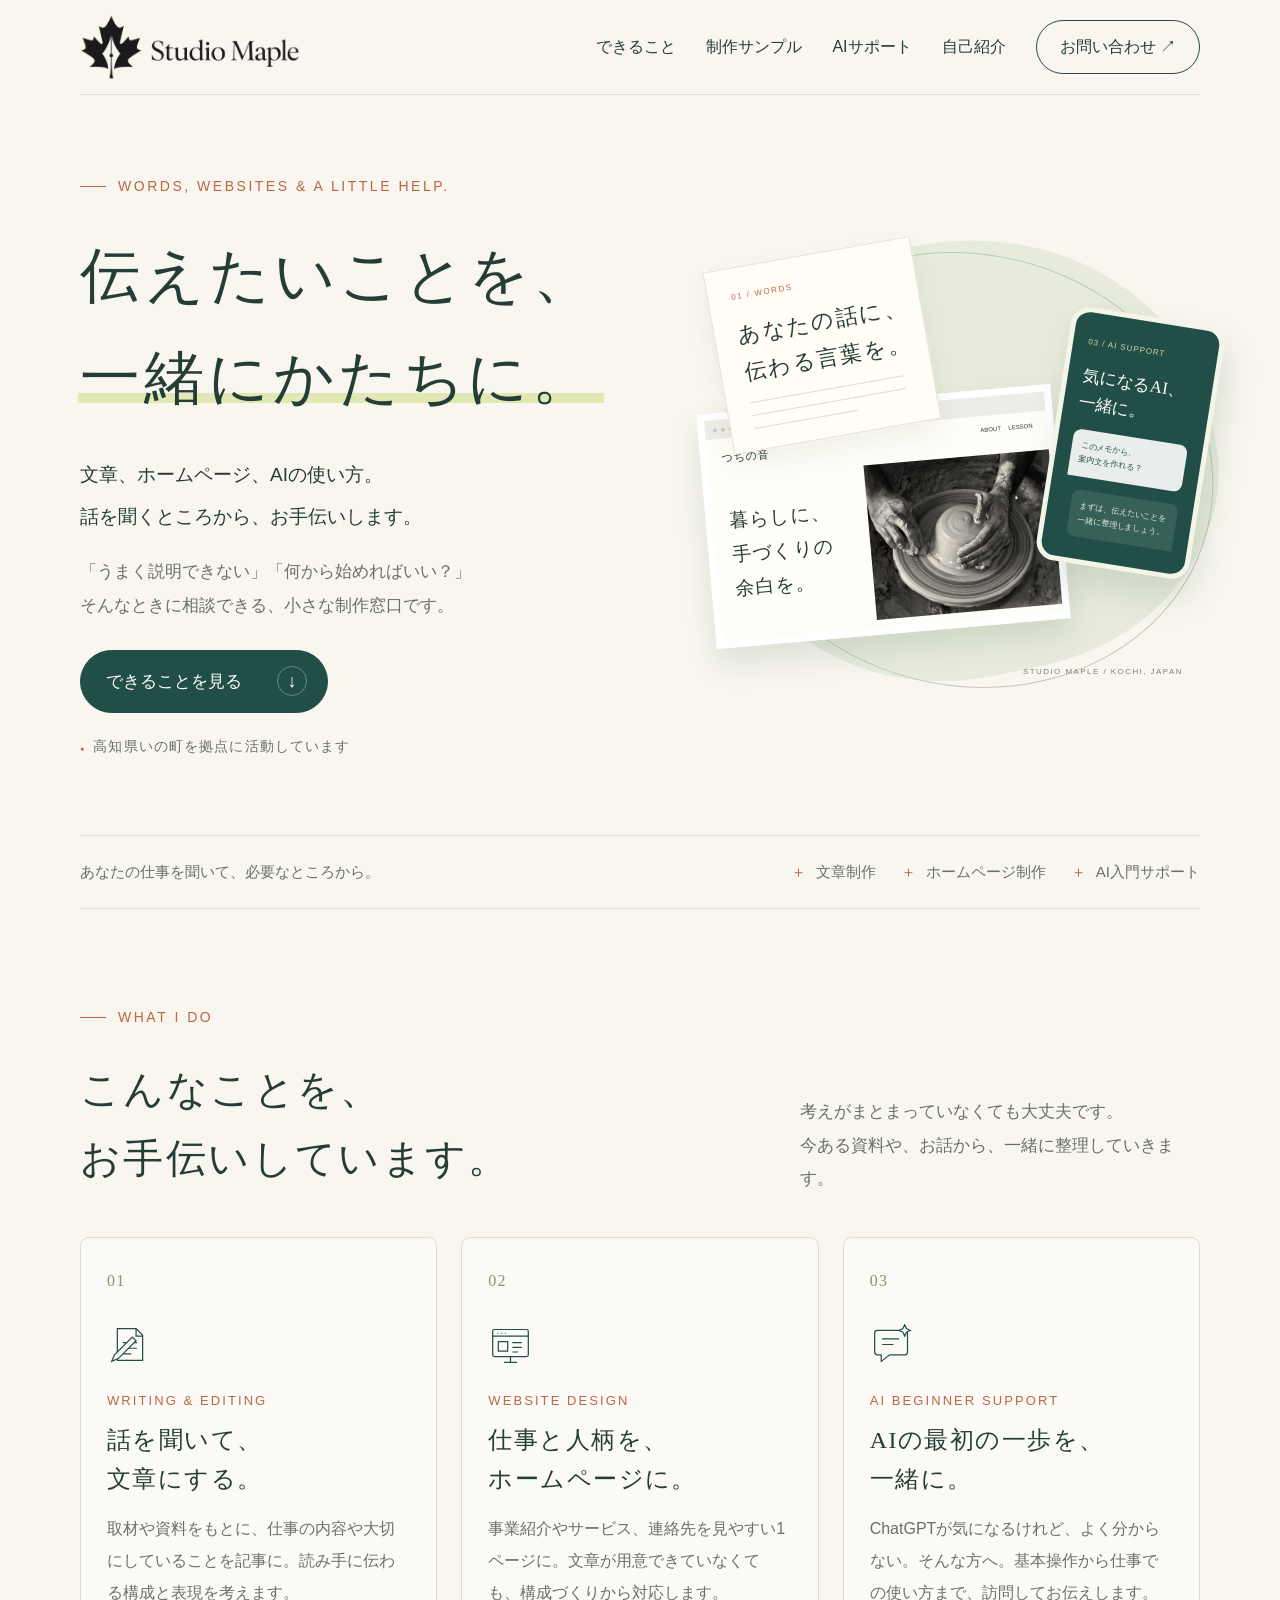
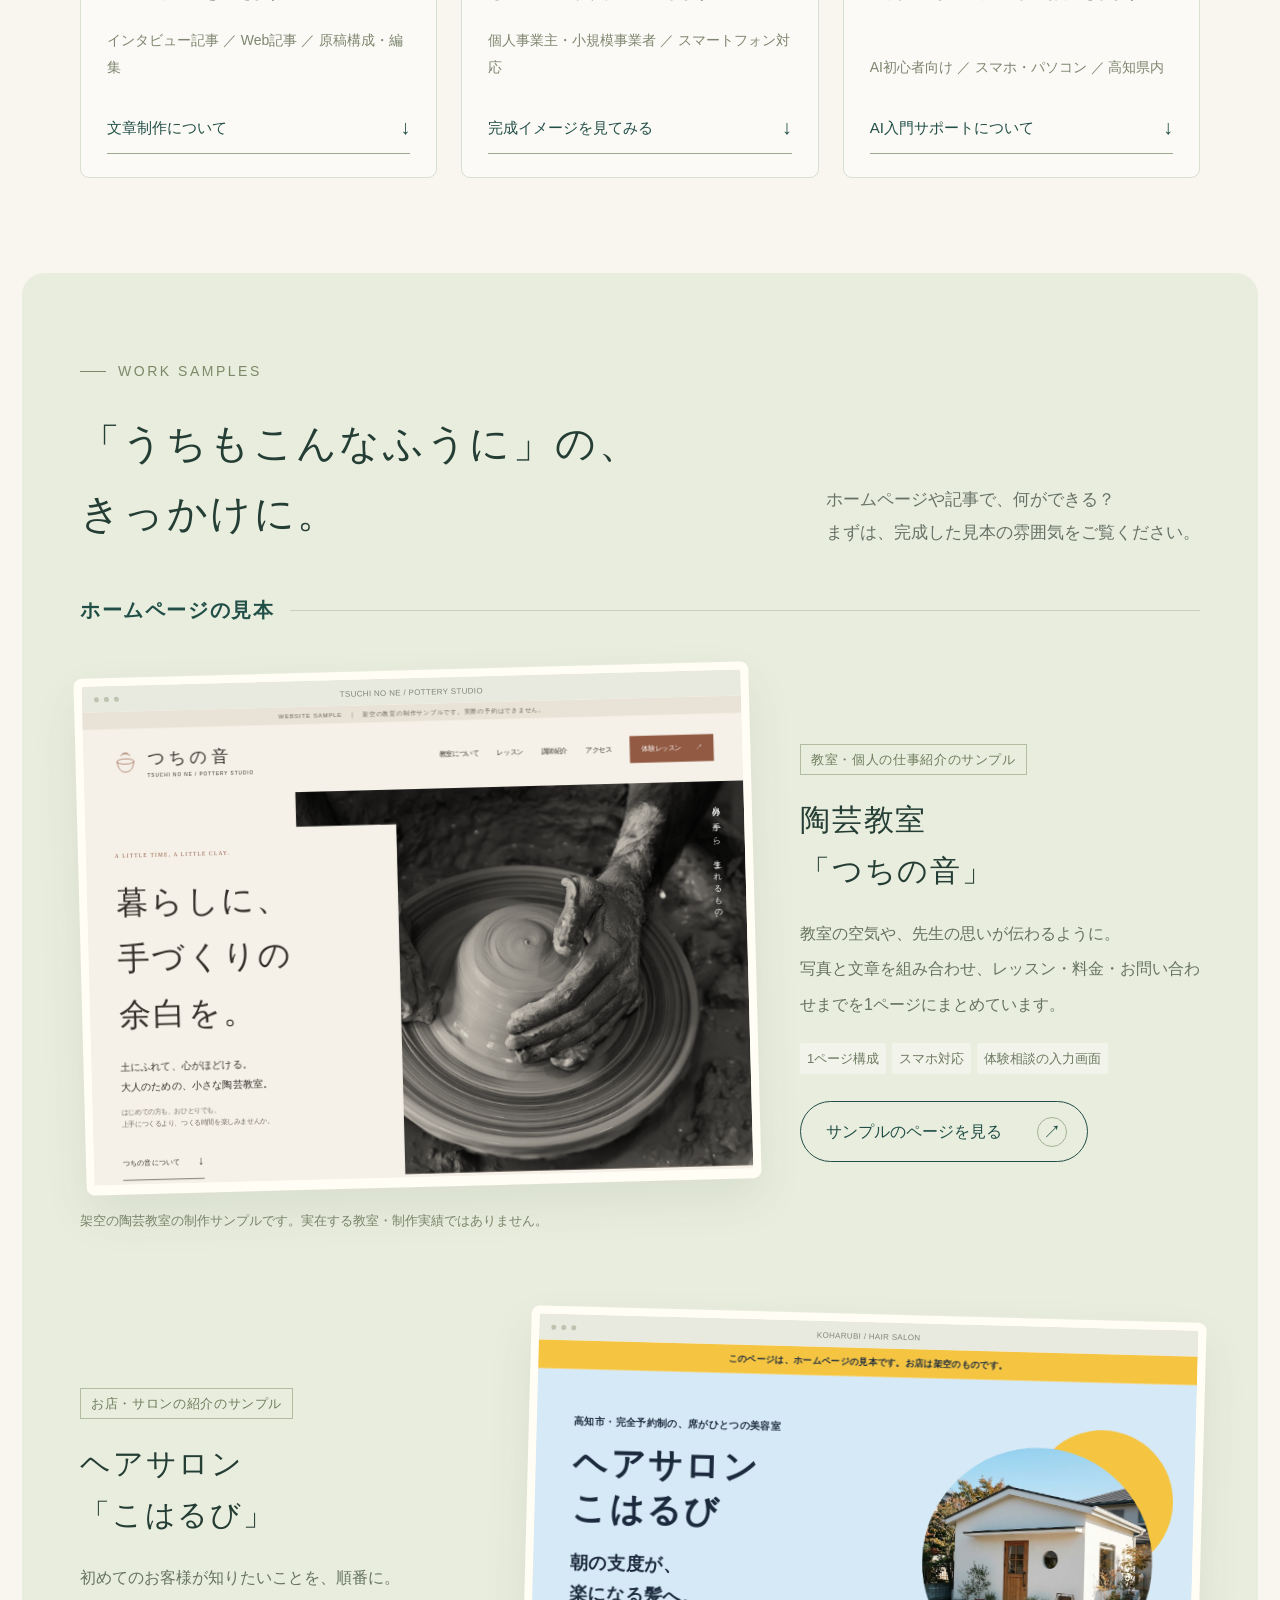
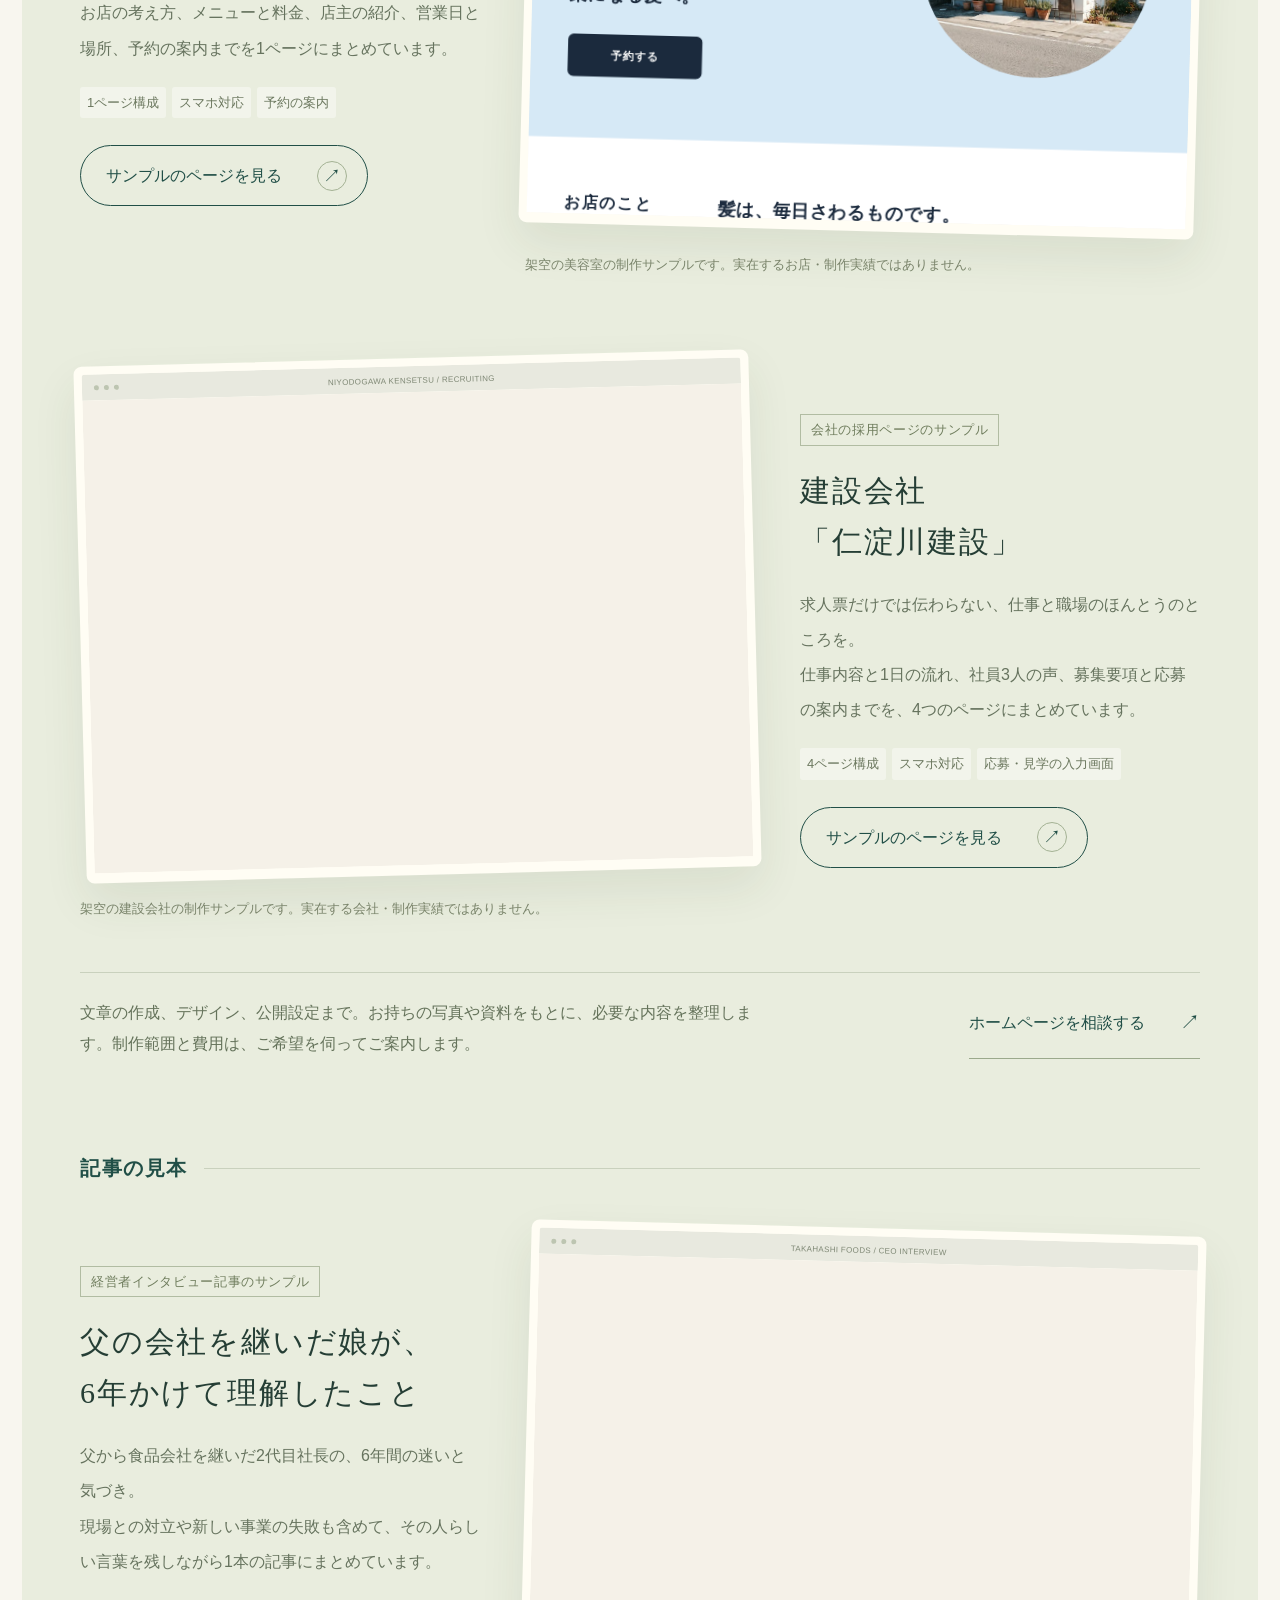
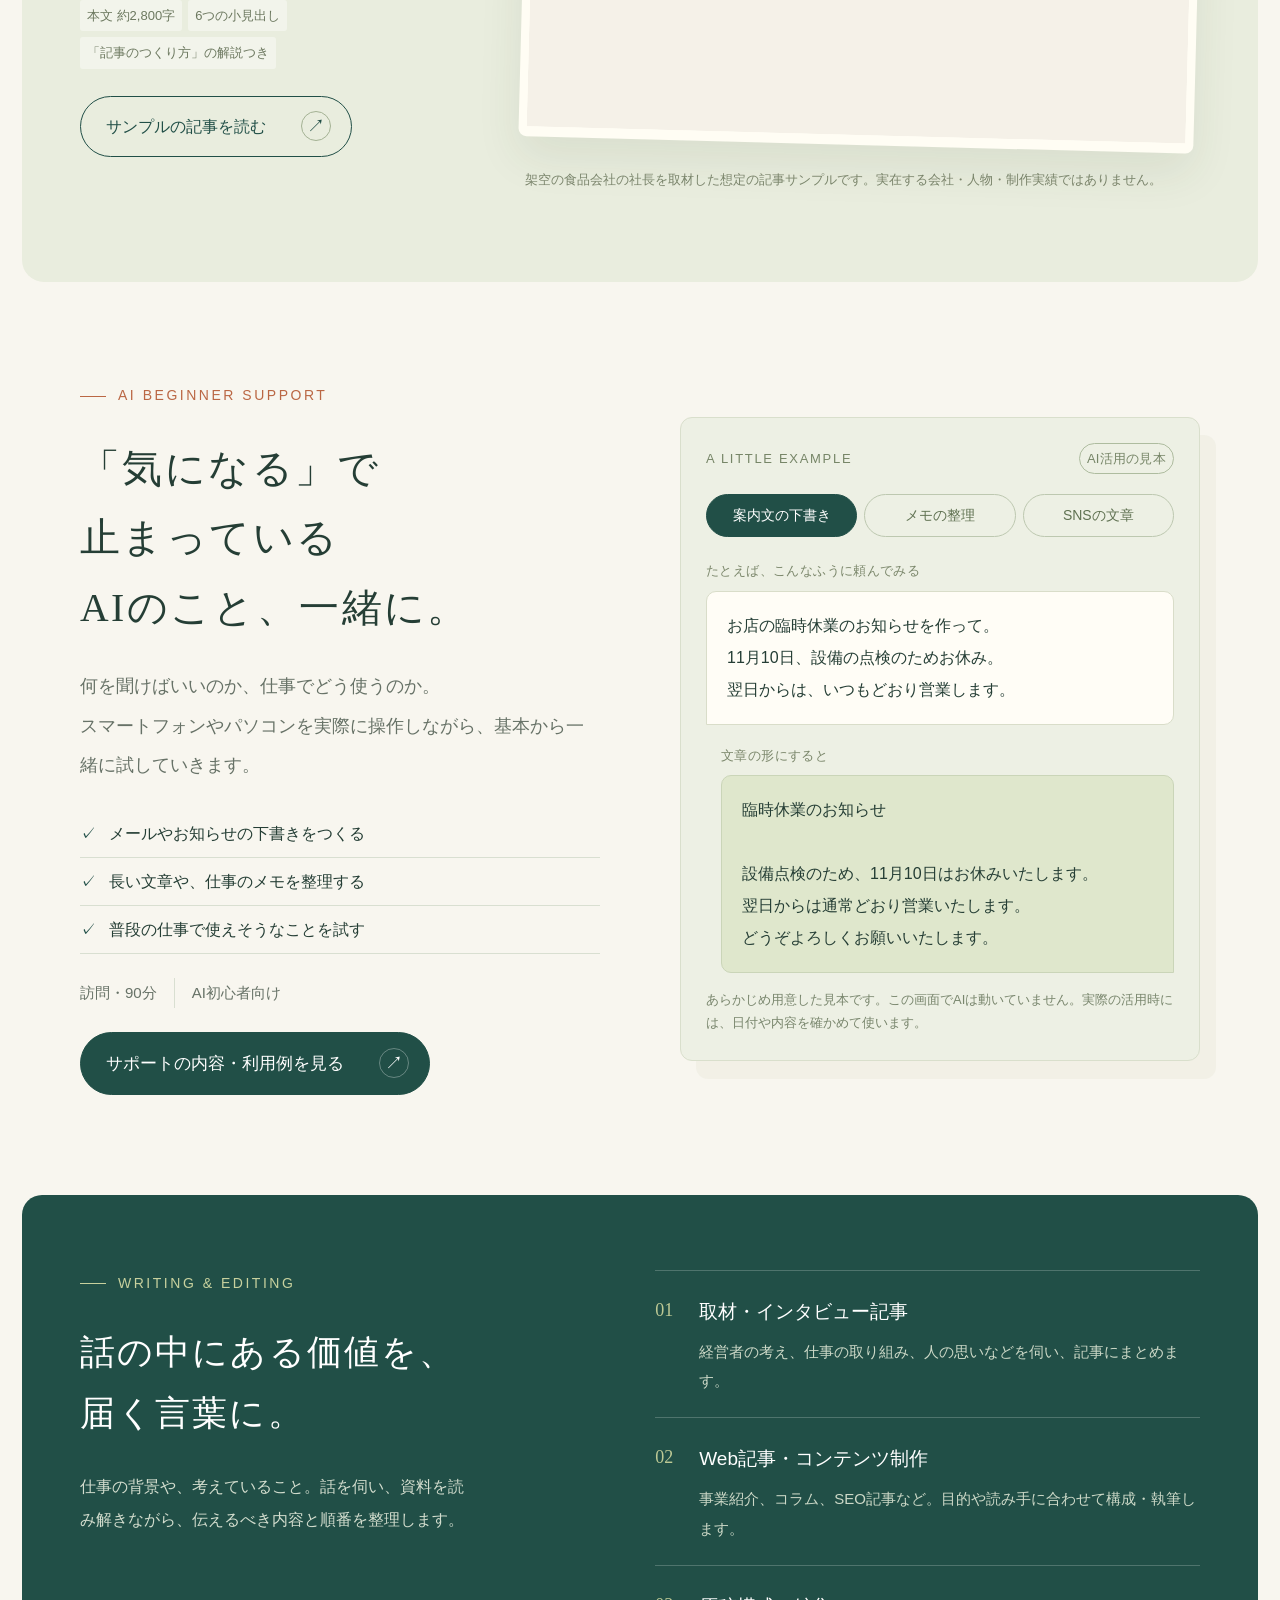
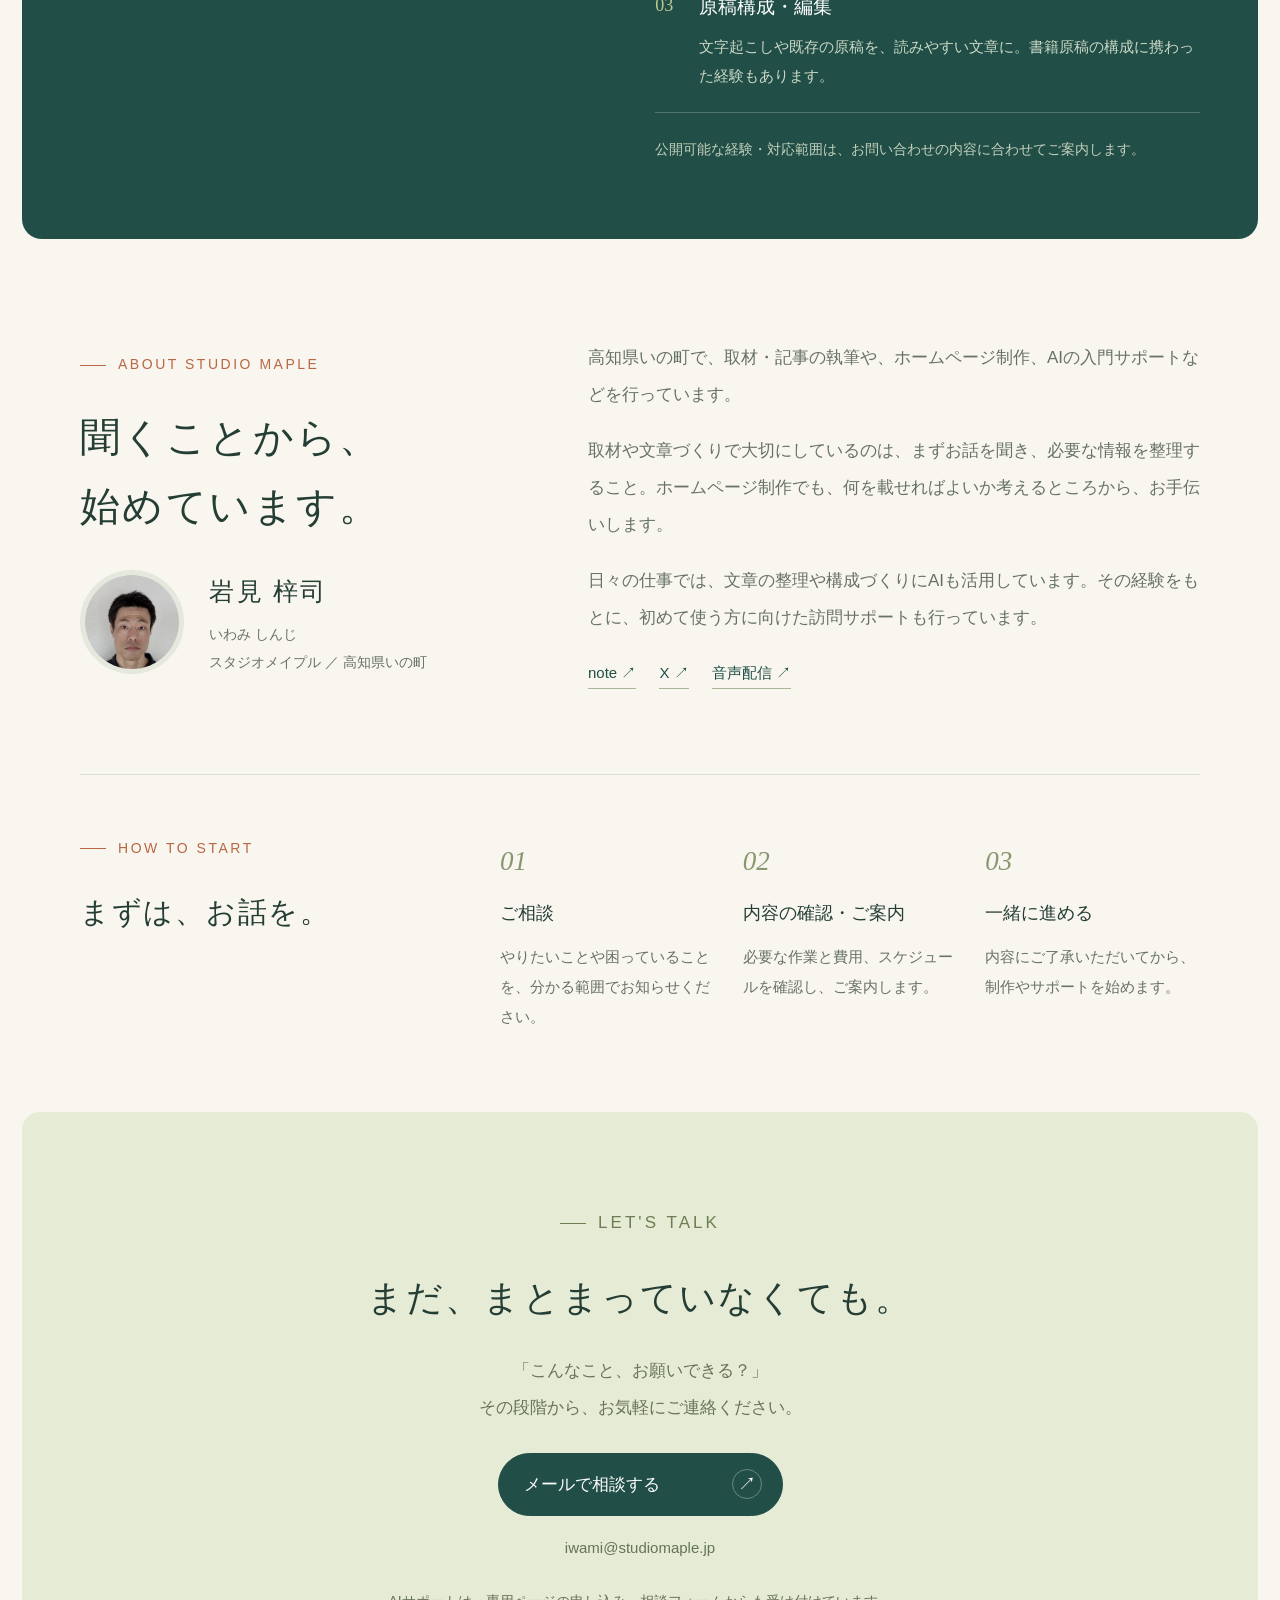
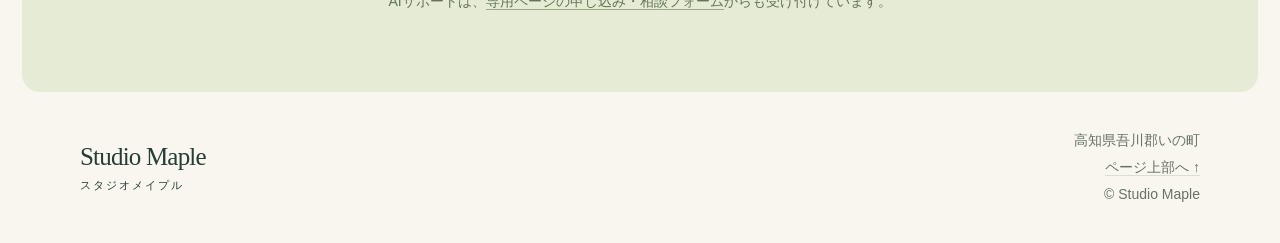
<file: index.html>
<!doctype html><html lang="ja"><head><meta charset="utf-8"><meta name="viewport" content="width=device-width,initial-scale=1"><title>Studio Maple｜文章・ホームページ制作とAI入門サポート</title><meta name="description" content="高知県いの町のスタジオメイプル。取材・文章制作、1ページのホームページ制作、訪問でのAI入門サポートを行っています。話を聞くところから、お手伝いします。"><link rel="icon" href="data:image/svg+xml,%3Csvg xmlns='http://www.w3.org/2000/svg' viewBox='0 0 48 48'%3E%3Crect width='48' height='48' rx='12' fill='%23214f47'/%3E%3Ctext x='9' y='34' font-family='Georgia' font-size='35' fill='%23f8f6ed'%3Em%3C/text%3E%3C/svg%3E"><style>
:root{--paper:#f8f6ef;--ink:#253e35;--green:#214f47;--sub:#677267;--line:#d9dfd1;--orange:#ba6744;--lime:#e0e9b6;--serif:"Yu Mincho","Hiragino Mincho ProN",serif}*{box-sizing:border-box}html{scroll-behavior:smooth;scroll-padding-top:100px}body{margin:0;background:var(--paper);color:var(--ink);font:17px/1.95 -apple-system,BlinkMacSystemFont,"Hiragino Kaku Gothic ProN","Yu Gothic",sans-serif}h1,h2,h3,p,figure{margin:0}a{color:inherit;text-decoration:none}button{font:inherit;cursor:pointer}h1,h2,h3{font-weight:500}h1,h2{font-family:var(--serif)}img{max-width:100%;display:block}a:focus-visible,button:focus-visible{outline:3px solid var(--orange);outline-offset:5px}button,a{-webkit-tap-highlight-color:transparent}.wrap{width:min(1120px,calc(100% - 80px));margin:auto}.header-wrap{background:#f8f6eff2;position:sticky;top:0;z-index:20;backdrop-filter:blur(10px)}.header{height:95px;display:flex;align-items:center;justify-content:space-between;border-bottom:1px solid var(--line)}.brand{font-family:Georgia,serif;font-size:29px;letter-spacing:-.8px;line-height:1.2}.brand small{display:block;font-family:sans-serif;font-size:11px;letter-spacing:.18em;margin-top:7px}.nav{display:flex;gap:30px;align-items:center;font-size:16px}.nav .nav-contact{padding:10px 23px;border:1px solid var(--green);border-radius:40px}.nav a:hover{color:var(--orange)}.menu{display:none}.eyebrow{font-size:14px;letter-spacing:.18em;color:var(--orange);display:flex;align-items:center;gap:12px;margin-bottom:25px}.eyebrow:before{content:'';width:26px;height:1px;background:currentColor}.hero{padding:78px 0 75px;display:grid;grid-template-columns:1.13fr 1fr;gap:50px;align-items:center}.hero h1{font-size:clamp(40px,4.7vw,60px);line-height:1.7;letter-spacing:.065em;white-space:nowrap}.hero h1 span{position:relative}.hero h1 span:after{content:'';position:absolute;bottom:8px;height:10px;left:-2px;right:-8px;background:var(--lime);z-index:-1}.hero .lead{font-size:19px;line-height:2.2;margin-top:25px}.hero .desc{color:var(--sub);font-size:17px;margin-top:17px;line-height:2}.button{display:inline-flex;align-items:center;justify-content:space-between;gap:35px;background:var(--green);color:#fff;padding:14px 20px 14px 25px;border-radius:40px;border:1px solid var(--green);font-size:17px;transition:transform .2s,background .2s}.button:hover{background:#356b5e;transform:translateY(-2px)}.arrow{display:grid;place-items:center;width:30px;height:30px;border:1px solid #ffffff50;border-radius:50%;line-height:1;font-size:18px}.hero .button{margin-top:27px}.hero-location{margin-top:20px!important;color:var(--sub);font-size:14px;letter-spacing:.08em}.hero-location:before{content:'●';font-size:7px;color:var(--orange);margin-right:8px}.hero-art{height:445px;position:relative;isolation:isolate}.hero-art:before{content:'';position:absolute;inset:-4px -14px 12px 20px;background:#e7ebdb;border-radius:48% 52% 43% 47%;transform:rotate(-12deg);z-index:-1}.hero-art:after{content:'';position:absolute;inset:10px -15px 3px 22px;border:1px solid #becaaf;border-radius:50%;transform:rotate(14deg);z-index:-1}.art-note{position:absolute;top:9px;left:19px;width:210px;padding:21px 23px;background:#fffdf5;transform:rotate(-10deg);box-shadow:0 13px 27px #354d3612;border:1px solid #e3e3d4;z-index:2}.art-note .note-tag{font-size:8px;letter-spacing:.2em;color:var(--orange)}.art-note h3{font-family:var(--serif);font-size:24px;letter-spacing:.08em;line-height:1.7;margin-top:12px}.art-note i{display:block;width:96%;height:1px;background:#d9dece;margin-top:12px}.art-note i:last-child{width:65%}.art-web{position:absolute;left:8px;top:155px;width:355px;height:235px;background:#fffdf7;border:7px solid white;box-shadow:0 15px 30px #2b472b20;transform:rotate(-5deg)}.art-bar{height:19px;background:#edece6;display:flex;align-items:center;gap:4px;padding:5px 8px}.art-bar i{width:4px;height:4px;border-radius:50%;background:#c7cabe}.art-web-header{padding:9px 14px;font-family:var(--serif);font-size:11px;letter-spacing:.1em}.art-web-body{display:grid;grid-template-columns:1fr 1.2fr;height:155px;align-items:center}.art-web-body p{font-family:var(--serif);font-size:19px;letter-spacing:.06em;line-height:1.8;padding-left:17px}.art-web-body img{height:100%;width:100%;object-fit:cover;filter:sepia(.2)}.art-ai{position:absolute;right:-8px;top:71px;width:155px;min-height:240px;background:#214f47;color:#fff;border-radius:19px;transform:rotate(9deg);padding:22px 15px;box-shadow:7px 18px 35px #24463122;z-index:3;border:5px solid #f4f5e9}.art-ai-label{font-size:8px;letter-spacing:.12em;color:#ced7ad}.art-ai h3{font-family:var(--serif);font-size:19px;line-height:1.6;margin-top:12px}.chat-mini{font-size:8px;line-height:1.8;background:#ffffffe6;color:var(--green);border-radius:8px 8px 8px 0;padding:9px;margin-top:13px}.chat-mini.reply{background:#ffffff18;color:#eef2dc;border-radius:8px 8px 0 8px;margin-left:8px}.art-caption{position:absolute;bottom:10px;right:17px;font-size:8px;letter-spacing:.18em;color:#7b8869}.hero-bottom{border-block:1px solid var(--line);display:flex;justify-content:space-between;align-items:center;gap:20px;padding:21px 0;color:var(--sub);font-size:15px}.hero-bottom .pillars{display:flex;gap:25px}.pillars span:before{content:'＋';color:var(--orange);margin-right:10px}.section{padding:95px 0}h2{font-size:clamp(29px,3.1vw,40px);line-height:1.75;letter-spacing:.06em}.section-head{display:flex;justify-content:space-between;align-items:end;gap:50px;margin-bottom:42px}.section-head>p{font-size:17px;color:var(--sub);max-width:400px}.services{display:grid;grid-template-columns:repeat(3,1fr);gap:24px}.service-card{background:#ffffff70;border:1px solid var(--line);border-radius:9px;padding:27px 26px 23px;display:flex;flex-direction:column;position:relative;overflow:hidden}.service-no{font-family:Georgia,serif;font-size:16px;color:#87946d;letter-spacing:.08em}.service-icon{width:45px;height:45px;margin:26px 0 21px;stroke:var(--green);stroke-width:1.3;fill:none}.service-card .en{font-size:13px;letter-spacing:.16em;color:var(--orange);margin-bottom:8px}.service-card h3{font-family:var(--serif);font-size:24px;line-height:1.6;letter-spacing:.06em}.service-card .text{font-size:16px;color:var(--sub);margin-top:15px;flex:1;line-height:2}.service-card .examples{font-size:14px;color:#7d866f;margin-top:18px}.text-link{display:inline-flex;align-items:center;justify-content:space-between;gap:35px;padding:11px 0;border-bottom:1px solid #9ba98c;font-size:16px;color:var(--green)}.text-link span{font-size:20px;line-height:1}.service-card .text-link{margin-top:20px;width:100%;font-size:15px}.sample-section{background:#e9edde;padding:85px 0 90px;border-radius:22px;margin:0 22px}.sample-section .eyebrow{color:#7c8867}.work-card{display:grid;grid-template-columns:1.35fr .8fr;gap:45px;align-items:center}.browser-preview{border:8px solid #fffdf4;border-bottom-width:10px;border-radius:8px;background:#fffdf4;box-shadow:0 20px 45px #2a432516;overflow:hidden;transform:rotate(-1.5deg)}.browser-top{display:flex;align-items:center;gap:5px;height:26px;background:#e8e9df;padding:7px 12px;border-radius:3px 3px 0 0}.browser-top i{width:5px;height:5px;background:#bdc5b1;border-radius:50%}.browser-top span{font-size:8px;color:#7f8875;margin:auto;padding-right:30px;letter-spacing:.04em}.frame-stage{position:relative;overflow:hidden;aspect-ratio:1100/790}.frame-stage iframe{border:0;display:block;width:1100px;height:790px;transform-origin:top left;pointer-events:none;background:#f5f1e8}.frame-stage>a{position:absolute;inset:0;z-index:2}.work-content .tag{display:inline-block;font-size:13px;border:1px solid #b1bca2;padding:2px 10px;color:#6e7c5c;letter-spacing:.05em;margin-bottom:19px}.work-content h3{font-family:var(--serif);font-size:30px;line-height:1.7;letter-spacing:.06em}.work-content .summary{font-size:16px;color:#66735e;line-height:2.2;margin-top:20px}.work-spec{display:flex;gap:6px;flex-wrap:wrap;margin-top:21px}.work-spec span{background:#ffffff65;border-radius:3px;padding:3px 7px;font-size:13px;color:#6c785f}.work-content .button{margin-top:27px;background:transparent;color:var(--green);font-size:16px}.work-content .button .arrow{border-color:#a4b294}.work-content .button:hover{background:#dbe3cc}.sample-caption{font-size:13px;color:#7c866d;margin-top:22px;line-height:1.9}.sample-bottom{border-top:1px solid #c9d1bd;margin-top:50px;padding-top:24px;display:flex;justify-content:space-between;gap:30px;color:#65735b;font-size:16px}.sample-bottom p{max-width:680px}.sample-bottom .text-link{padding-top:0;white-space:nowrap}.ai-section{padding:100px 0}.ai-layout{display:grid;grid-template-columns:1fr 1fr;gap:80px;align-items:center}.ai-copy .intro{font-size:18px;line-height:2.2;margin-top:24px;color:var(--sub)}.ai-list{list-style:none;padding:0;margin:24px 0}.ai-list li{font-size:16px;padding:8px 0;border-bottom:1px solid var(--line)}.ai-list li:before{content:'✓';color:var(--green);margin-right:13px}.ai-facts{display:flex;gap:17px;flex-wrap:wrap;font-size:15px;color:var(--sub);margin-top:22px}.ai-facts span+span{border-left:1px solid var(--line);padding-left:17px}.ai-copy .button{margin-top:24px}.ai-copy .travel{font-size:14px;color:var(--sub);margin-top:13px}.demo{background:#edf0e4;border:1px solid #d9dfcc;border-radius:12px;padding:25px;box-shadow:16px 18px 0 #e9e9da70}.demo-label{display:flex;justify-content:space-between;gap:10px;align-items:center;color:#768567;font-size:13px;letter-spacing:.13em;margin-bottom:20px}.demo-label .badge{border:1px solid #aebc9f;padding:2px 7px;border-radius:20px;letter-spacing:.02em;font-size:13px}.demo-tabs{display:flex;gap:7px;margin-bottom:21px}.demo-tabs button{border:1px solid #bdc8b0;background:transparent;color:#5f7151;border-radius:30px;padding:7px 12px;font-size:14px;flex:1}.demo-tabs button[aria-selected=true]{background:var(--green);color:#fff;border-color:var(--green)}.demo-item .label{font-size:13px;color:#7b876b;margin-bottom:7px;letter-spacing:.03em}.bubble{font-size:16px;line-height:2;background:#fffdf6;padding:18px 20px;border:1px solid #d9ddc9;border-radius:10px 10px 10px 0;white-space:pre-line}.demo-item.output{margin-top:18px;margin-left:15px}.demo-item.output .bubble{background:#dfe7cc;border-color:#cad5b8;border-radius:10px 10px 0 10px}.demo-note{font-size:13px;color:#79866d;margin-top:15px;line-height:1.8}.writing-section{background:var(--green);color:#fff;padding:75px 0;border-radius:20px;margin:0 22px}.writing-layout{display:grid;grid-template-columns:1fr 1.1fr;gap:80px}.writing-section .eyebrow{color:#c8d19e}.writing-section h2{font-size:35px}.writing-section .writing-intro{color:#d3ddce;font-size:16px;margin-top:25px;max-width:390px;line-height:2.1}.writing-menu{border-top:1px solid #ffffff35}.writing-menu article{padding:22px 0;border-bottom:1px solid #ffffff35;display:grid;grid-template-columns:30px 1fr;gap:14px}.writing-menu .n{font-family:Georgia,serif;color:#bdc995;font-size:18px}.writing-menu h3{font-size:19px;font-weight:500}.writing-menu p{font-size:15px;color:#ccd8c7;margin-top:7px}.writing-note{font-size:14px;color:#c4d0bc;margin-top:23px}.profile-section{padding:100px 0 85px}.profile{display:grid;grid-template-columns:.8fr 1.2fr;gap:100px;align-items:center}.profile-head{display:flex;gap:25px;align-items:center;margin-top:25px}.profile-head img{width:104px;height:104px;object-fit:cover;filter:saturate(.7);border-radius:50%;border:5px solid #e4e9d7}.profile-head h3{font-family:var(--serif);font-size:25px;letter-spacing:.1em}.profile-head small{font-size:14px;color:var(--sub);display:block;margin-top:5px}.profile-copy p{font-size:17px;line-height:2.2;color:var(--sub)}.profile-copy p+p{margin-top:18px}.profile-links{display:flex;gap:23px;margin-top:22px;font-size:15px}.profile-links a{border-bottom:1px solid #a8b696;color:var(--green)}.flow-section{border-top:1px solid var(--line);padding:60px 0 80px}.flow-grid{display:grid;grid-template-columns:.75fr 1.5fr;gap:70px}.flow-section h2{font-size:29px}.flow{display:grid;grid-template-columns:repeat(3,1fr);gap:28px}.step .num{font-family:Georgia,serif;font-size:27px;font-style:italic;color:#889770}.step h3{font-size:18px;margin-top:9px}.step p{color:var(--sub);font-size:15px;margin-top:11px;line-height:2}.contact-section{background:#e6ebd6;text-align:center;padding:70px 20px 75px;margin:0 22px;border-radius:18px;position:relative;overflow:hidden}.contact-section .eyebrow{justify-content:center;color:#6c7f52}.contact-section h2{font-size:36px}.contact-section>p{color:#657454;font-size:17px;margin-top:22px;line-height:2.2}.contact-section .button{margin-top:26px;min-width:285px}.contact-section .mail{font-size:15px;margin-top:15px}.contact-section .ai-direct{font-size:14px;margin-top:22px}.ai-direct a{border-bottom:1px solid #9bab83}.footer{padding:35px 0;display:flex;justify-content:space-between;gap:30px;align-items:center}.footer .brand{font-size:25px}.footer-info{font-size:14px;color:var(--sub);text-align:right}.footer-info a{border-bottom:1px solid var(--line)}.skip{position:absolute;left:0;top:-100px;background:white;padding:10px;z-index:30}.skip:focus{top:0}.preview-notice{font-size:13px;text-align:center;color:#79836d;padding:8px 20px 13px}.screenreader{position:absolute;width:1px;height:1px;padding:0;overflow:hidden;clip:rect(0,0,0,0);white-space:nowrap;border:0}@media(max-width:1000px){.wrap{width:calc(100% - 60px)}.hero{gap:30px}.hero h1{font-size:4.7vw}.hero-art{transform:scale(.87);transform-origin:center right;margin-left:-30px}.hero .lead{font-size:18px}.nav{gap:20px}.service-card{padding:25px 22px}.service-card h3{font-size:22px}.work-card{gap:35px;grid-template-columns:1.1fr .8fr}.ai-layout{gap:50px}.demo{padding:22px}.profile,.writing-layout{gap:60px}.flow-grid{gap:40px}.ai-facts{gap:12px}.ai-facts span+span{padding-left:12px}}@media(max-width:700px){html{scroll-padding-top:85px}.wrap{width:calc(100% - 40px)}.header{height:80px}.brand{font-size:25px}.brand small{font-size:11px}.menu{display:block;border:1px solid #bbc7ac;border-radius:30px;background:transparent;color:var(--green);font-size:15px;padding:7px 14px}.nav{display:none;position:absolute;top:80px;left:0;right:0;background:var(--paper);border-bottom:1px solid var(--line);padding:18px 24px;box-shadow:0 15px 15px #214f470a;gap:14px;flex-wrap:wrap;font-size:16px}.nav.open{display:flex}.nav .nav-contact{padding:6px 16px}.hero{grid-template-columns:1fr;padding:44px 0 45px;gap:20px}.hero .eyebrow{font-size:13px;margin-bottom:22px}.hero h1{font-size:clamp(31px,8vw,49px);line-height:1.7;letter-spacing:.04em}.hero .lead{font-size:18px;margin-top:22px}.hero .desc{font-size:16px;line-height:2;margin-top:17px}.hero .button{margin-top:23px;font-size:16px;padding:12px 18px 12px 23px}.hero-location{font-size:13px}.hero-art{height:370px;width:min(400px,100%);margin:15px auto 0;transform:none}.hero-art:before{inset:0 -2px 15px 5px}.hero-art:after{inset:15px -3px 10px 4px}.art-note{top:12px;left:12px;width:175px;padding:18px 19px}.art-note h3{font-size:21px;line-height:1.6}.art-note i{margin-top:9px}.art-note .note-tag{font-size:7px}.art-web{width:285px;height:190px;left:4px;top:145px;border-width:6px}.art-bar{height:15px}.art-web-header{padding:6px 11px;font-size:10px}.art-web-body{height:127px}.art-web-body p{font-size:16px;padding-left:12px}.art-ai{width:132px;min-height:213px;right:4px;top:54px;padding:18px 12px;border-width:4px;border-radius:16px}.art-ai h3{font-size:17px;margin-top:10px}.chat-mini{font-size:7px;padding:8px;margin-top:11px}.art-ai-label{font-size:7px}.art-caption{font-size:7px;bottom:0;right:10px}.hero-bottom{display:block;padding:19px 0;font-size:14px}.hero-bottom .pillars{gap:15px;margin-top:8px;font-size:13px}.pillars span:before{margin-right:5px}.section{padding:65px 0}h2{font-size:29px}.eyebrow{font-size:13px;margin-bottom:20px}.section-head{display:block;margin-bottom:30px}.section-head>p{font-size:16px;margin-top:18px}.services{grid-template-columns:1fr;gap:17px}.service-card{padding:24px;display:grid;grid-template-columns:45px 1fr;column-gap:18px}.service-no{grid-column:1;grid-row:1;font-size:14px}.service-icon{grid-column:1;grid-row:2/5;width:36px;height:36px;margin:17px 0 0}.service-card .en{grid-column:2;margin:0 0 6px;font-size:13px}.service-card h3{grid-column:2;font-size:23px}.service-card .text{grid-column:2;font-size:16px;margin-top:12px}.service-card .examples{grid-column:2;margin-top:12px;font-size:13px}.service-card .text-link{grid-column:2;margin-top:13px}.sample-section{padding:60px 0;border-radius:14px;margin:0 10px}.sample-section .wrap{width:calc(100% - 40px)}.work-card{grid-template-columns:1fr;gap:35px}.browser-preview{border-width:6px;transform:rotate(-1deg)}.browser-top{height:22px}.browser-top span{font-size:6px}.work-content .tag{font-size:13px;margin-bottom:13px}.work-content h3{font-size:28px}.work-content .summary{margin-top:16px;font-size:16px}.work-spec{margin-top:17px}.work-content .button{margin-top:22px}.sample-caption{font-size:13px;margin-top:17px}.sample-bottom{margin-top:33px;padding-top:24px;display:block;font-size:15px}.sample-bottom .text-link{margin-top:15px}.ai-section{padding:65px 0}.ai-layout{grid-template-columns:1fr;gap:35px}.ai-copy .intro{font-size:17px;margin-top:20px}.ai-list{margin:20px 0}.ai-list li{font-size:15px}.ai-facts{font-size:14px}.ai-copy .travel{font-size:13px}.demo{padding:21px;box-shadow:8px 10px 0 #e9e9da70}.demo-tabs{gap:5px}.demo-tabs button{font-size:13px;padding:7px 6px}.bubble{font-size:16px;padding:15px 17px}.demo-item.output{margin-left:8px}.writing-section{padding:60px 0;margin:0 10px;border-radius:14px}.writing-layout{grid-template-columns:1fr;gap:30px}.writing-section h2{font-size:29px}.writing-section .writing-intro{font-size:16px;margin-top:20px}.writing-menu article{padding:20px 0}.writing-menu h3{font-size:18px}.writing-menu p{font-size:15px}.writing-note{font-size:13px}.profile-section{padding:65px 0 55px}.profile{grid-template-columns:1fr;gap:30px}.profile-head{margin-top:22px;gap:22px}.profile-head img{width:92px;height:92px}.profile-head h3{font-size:24px}.profile-copy p{font-size:16px}.profile-links{font-size:14px;gap:20px}.flow-section{padding:45px 0 55px}.flow-grid{grid-template-columns:1fr;gap:28px}.flow-section h2{font-size:28px}.flow{grid-template-columns:1fr;gap:21px}.step{display:grid;grid-template-columns:36px 1fr;gap:0 14px;border-top:1px solid var(--line);padding-top:17px}.step .num{grid-row:1/3;font-size:25px}.step h3{margin-top:1px}.step p{margin-top:7px}.contact-section{margin:0 10px;border-radius:14px;padding:55px 20px 60px}.contact-section h2{font-size:28px}.contact-section>p{font-size:16px;margin-top:18px}.contact-section .button{min-width:260px;font-size:16px}.contact-section .mail{font-size:14px}.contact-section .ai-direct{font-size:13px}.footer{padding:29px 0;align-items:start;gap:20px}.footer .brand{font-size:22px}.footer-info{font-size:13px}.preview-notice{font-size:13px}}@media(prefers-reduced-motion:reduce){html{scroll-behavior:auto}*{transition:none!important}}
.work-card>div{min-width:0}.art-note h3{white-space:nowrap;font-size:22px}.art-ai h3{white-space:nowrap;font-size:17px}.hero-art{min-width:0}@media(max-width:700px){.art-note h3{font-size:20px}.art-ai h3{font-size:16px}}
.header .brand{flex-shrink:0}.header .brand img{display:block;height:66px;width:auto}@media (max-width:900px){.header .brand img{height:50px}}@media (max-width:820px){html{scroll-padding-top:85px}.header{height:80px}.menu{display:block;border:1px solid #bbc7ac;border-radius:30px;background:transparent;color:var(--green);font-size:15px;padding:7px 14px}.nav{display:none;position:absolute;top:80px;left:0;right:0;background:var(--paper);border-bottom:1px solid var(--line);padding:18px 24px;box-shadow:0 15px 15px #214f470a;gap:14px;flex-wrap:wrap;font-size:16px}.nav.open{display:flex}.nav .nav-contact{padding:6px 16px}.header .brand img{height:50px}}@media (max-width:700px){.header .brand img{height:50px}}@media (max-width:360px){.header .brand img{height:42px}}.sample-group{font-size:20px;font-weight:700;color:var(--green);letter-spacing:.08em;display:flex;align-items:center;gap:16px;margin-bottom:40px}.sample-group:after{content:"";flex:1;height:1px;background:#c9d1bd}.sample-group.second{margin-top:90px}.ai-copy h2.keep-phrase{word-break:keep-all;overflow-wrap:anywhere}.work-content h3.keep-phrase{word-break:keep-all;overflow-wrap:anywhere}@media (max-width:700px){.sample-group{font-size:18px;margin-bottom:28px}.sample-group.second{margin-top:60px}}</style><style>
.work-card+.work-card{margin-top:80px}
.work-card.reverse{grid-template-columns:.8fr 1.35fr}
.work-card.reverse>div:first-child{order:2}
.work-card.reverse .browser-preview{transform:rotate(1.5deg)}
@media(max-width:1000px){.work-card.reverse{grid-template-columns:.8fr 1.1fr}}
@media(max-width:700px){.work-card.reverse{grid-template-columns:1fr}.work-card.reverse>div:first-child{order:0}.work-card+.work-card{margin-top:60px}}
</style></head><body><a href="#main" class="skip">本文へ移動</a><div class="header-wrap"><header class="wrap header"><a class="brand" href="#top"><img src="images/logo-studiomaple.png" alt="Studio Maple スタジオメイプル" width="501" height="150"></a><button class="menu" aria-expanded="false" aria-controls="navigation" type="button">メニュー ＋</button><nav class="nav" id="navigation" aria-label="メインメニュー"><a href="#services">できること</a><a href="#works">制作サンプル</a><a href="#ai">AIサポート</a><a href="#about">自己紹介</a><a class="nav-contact" href="#contact">お問い合わせ ↗</a></nav></header></div><main id="main"><div class="wrap" id="top"><section class="hero"><div><p class="eyebrow">WORDS, WEBSITES & A LITTLE HELP.</p><h1>伝えたいことを、<br><span>一緒にかたちに。</span></h1><p class="lead">文章、ホームページ、AIの使い方。<br>話を聞くところから、お手伝いします。</p><p class="desc">「うまく説明できない」「何から始めればいい？」<br>そんなときに相談できる、小さな制作窓口です。</p><a class="button" href="#services">できることを見る<span class="arrow">↓</span></a><p class="hero-location">高知県いの町を拠点に活動しています</p></div><div class="hero-art" aria-label="文章・ホームページ・AIの3つのお手伝いを表すイメージ"><div class="art-note" aria-hidden="true"><p class="note-tag">01 / WORDS</p><h3>あなたの話に、<br>伝わる言葉を。</h3><i></i><i></i><i></i></div><div class="art-web" aria-hidden="true"><div class="art-bar"><i></i><i></i><i></i></div><div class="art-web-header">つちの音　<span style="float:right;font-family:sans-serif;font-size:6px;letter-spacing:0">ABOUT　 LESSON</span></div><div class="art-web-body"><p>暮らしに、<br>手づくりの<br>余白を。</p><img src="[data-uri]" alt=""></div></div><div class="art-ai" aria-hidden="true"><p class="art-ai-label">03 / AI SUPPORT</p><h3>気になるAI、<br>一緒に。</h3><p class="chat-mini">このメモから、<br>案内文を作れる？</p><p class="chat-mini reply">まずは、伝えたいことを<br>一緒に整理しましょう。</p></div><p class="art-caption">STUDIO MAPLE / KOCHI, JAPAN</p></div></section><div class="hero-bottom"><p>あなたの仕事を聞いて、必要なところから。</p><div class="pillars"><span>文章制作</span><span>ホームページ制作</span><span>AI入門サポート</span></div></div></div>
<section class="section" id="services"><div class="wrap"><div class="section-head"><div><p class="eyebrow">WHAT I DO</p><h2>こんなことを、<br>お手伝いしています。</h2></div><p>考えがまとまっていなくても大丈夫です。<br>今ある資料や、お話から、一緒に整理していきます。</p></div><div class="services"><article class="service-card"><span class="service-no">01</span><svg class="service-icon" viewBox="0 0 48 48" aria-hidden="true"><path d="M11 7h20l7 7v27H11zM31 7v8h7M17 22h15M17 28h15M17 34h9"/><path d="m8 35-3 7 7-3L31 20l-4-4z" fill="#f8f6ef"/></svg><p class="en">WRITING & EDITING</p><h3>話を聞いて、<br>文章にする。</h3><p class="text">取材や資料をもとに、仕事の内容や大切にしていることを記事に。読み手に伝わる構成と表現を考えます。</p><p class="examples">インタビュー記事 ／ Web記事 ／ 原稿構成・編集</p><a href="#writing" class="text-link">文章制作について<span>↓</span></a></article><article class="service-card"><span class="service-no">02</span><svg class="service-icon" viewBox="0 0 48 48" aria-hidden="true"><rect x="5" y="8" width="38" height="29" rx="2"/><path d="M5 15h38M10 12h1m3 0h1m3 0h1M17 43h14M24 37v6M11 21h10v10H11zM26 22h10M26 27h10M26 32h6"/></svg><p class="en">WEBSITE DESIGN</p><h3>仕事と人柄を、<br>ホームページに。</h3><p class="text">事業紹介やサービス、連絡先を見やすい1ページに。文章が用意できていなくても、構成づくりから対応します。</p><p class="examples">個人事業主・小規模事業者 ／ スマートフォン対応</p><a href="#works" class="text-link">完成イメージを見てみる<span>↓</span></a></article><article class="service-card"><span class="service-no">03</span><svg class="service-icon" viewBox="0 0 48 48" aria-hidden="true"><path d="M8 9h29a3 3 0 0 1 3 3v20a3 3 0 0 1-3 3H21l-9 7v-7H8a3 3 0 0 1-3-3V12a3 3 0 0 1 3-3zM13 18h18M13 24h12"/><path d="m37 3 2 4 4 2-4 2-2 4-2-4-4-2 4-2z" fill="#f8f6ef"/></svg><p class="en">AI BEGINNER SUPPORT</p><h3>AIの最初の一歩を、<br>一緒に。</h3><p class="text">ChatGPTが気になるけれど、よく分からない。そんな方へ。基本操作から仕事での使い方まで、訪問してお伝えします。</p><p class="examples">AI初心者向け ／ スマホ・パソコン ／ 高知県内</p><a href="#ai" class="text-link">AI入門サポートについて<span>↓</span></a></article></div></div></section>
<section class="sample-section" id="works"><div class="wrap"><div class="section-head"><div><p class="eyebrow">WORK SAMPLES</p><h2>「うちもこんなふうに」の、<br>きっかけに。</h2></div><p>ホームページや記事で、何ができる？<br>まずは、完成した見本の雰囲気をご覧ください。</p></div><h3 class="sample-group">ホームページの見本</h3><div class="work-card"><div><div class="browser-preview"><div class="browser-top"><i></i><i></i><i></i><span>TSUCHI NO NE / POTTERY STUDIO</span></div><div class="frame-stage"><iframe src="sample/pottery/index.html" title="陶芸教室つちの音のホームページの見本" loading="lazy" tabindex="-1" aria-hidden="true"></iframe><a href="sample/pottery/index.html" target="_blank" rel="noopener" aria-label="陶芸教室つちの音のサンプルを新しいタブで開く"></a></div></div><p class="sample-caption">架空の陶芸教室の制作サンプルです。実在する教室・制作実績ではありません。</p></div><div class="work-content"><span class="tag">教室・個人の仕事紹介のサンプル</span><h3>陶芸教室<br>「つちの音」</h3><p class="summary">教室の空気や、先生の思いが伝わるように。<br>写真と文章を組み合わせ、レッスン・料金・お問い合わせまでを1ページにまとめています。</p><div class="work-spec"><span>1ページ構成</span><span>スマホ対応</span><span>体験相談の入力画面</span></div><a class="button" href="sample/pottery/index.html" target="_blank" rel="noopener">サンプルのページを見る<span class="arrow">↗</span></a></div></div><div class="work-card reverse"><div><div class="browser-preview"><div class="browser-top"><i></i><i></i><i></i><span>KOHARUBI / HAIR SALON</span></div><div class="frame-stage"><iframe src="sample/salon/index.html" title="ヘアサロンこはるびのホームページの見本" loading="lazy" tabindex="-1" aria-hidden="true"></iframe><a href="sample/salon/index.html" target="_blank" rel="noopener" aria-label="ヘアサロンこはるびのサンプルを新しいタブで開く"></a></div></div><p class="sample-caption">架空の美容室の制作サンプルです。実在するお店・制作実績ではありません。</p></div><div class="work-content"><span class="tag">お店・サロンの紹介のサンプル</span><h3>ヘアサロン<br>「こはるび」</h3><p class="summary">初めてのお客様が知りたいことを、順番に。<br>お店の考え方、メニューと料金、店主の紹介、営業日と場所、予約の案内までを1ページにまとめています。</p><div class="work-spec"><span>1ページ構成</span><span>スマホ対応</span><span>予約の案内</span></div><a class="button" href="sample/salon/index.html" target="_blank" rel="noopener">サンプルのページを見る<span class="arrow">↗</span></a></div></div><div class="work-card"><div><div class="browser-preview"><div class="browser-top"><i></i><i></i><i></i><span>NIYODOGAWA KENSETSU / RECRUITING</span></div><div class="frame-stage"><iframe src="https://studiomaple.jp/sample/" title="仁淀川建設の採用ホームページの見本" loading="lazy" tabindex="-1" aria-hidden="true"></iframe><a href="https://studiomaple.jp/sample/" target="_blank" rel="noopener" aria-label="仁淀川建設のサンプルを新しいタブで開く"></a></div></div><p class="sample-caption">架空の建設会社の制作サンプルです。実在する会社・制作実績ではありません。</p></div><div class="work-content"><span class="tag">会社の採用ページのサンプル</span><h3>建設会社<br>「仁淀川建設」</h3><p class="summary">求人票だけでは伝わらない、仕事と職場のほんとうのところを。<br>仕事内容と1日の流れ、社員3人の声、募集要項と応募の案内までを、4つのページにまとめています。</p><div class="work-spec"><span>4ページ構成</span><span>スマホ対応</span><span>応募・見学の入力画面</span></div><a class="button" href="https://studiomaple.jp/sample/" target="_blank" rel="noopener">サンプルのページを見る<span class="arrow">↗</span></a></div></div><div class="sample-bottom"><p>文章の作成、デザイン、公開設定まで。お持ちの写真や資料をもとに、必要な内容を整理します。制作範囲と費用は、ご希望を伺ってご案内します。</p><a class="text-link" href="mailto:iwami@studiomaple.jp?subject=ホームページ制作の相談">ホームページを相談する<span>↗</span></a></div><h3 class="sample-group second">記事の見本</h3><div class="work-card reverse"><div><div class="browser-preview"><div class="browser-top"><i></i><i></i><i></i><span>TAKAHASHI FOODS / CEO INTERVIEW</span></div><div class="frame-stage"><iframe src="https://studiomaple.jp/interview/sample/" title="高橋食品・高橋真理子社長のインタビュー記事の見本" loading="lazy" tabindex="-1" aria-hidden="true"></iframe><a href="https://studiomaple.jp/interview/sample/" target="_blank" rel="noopener" aria-label="インタビュー記事のサンプルを新しいタブで開く"></a></div></div><p class="sample-caption">架空の食品会社の社長を取材した想定の記事サンプルです。実在する会社・人物・制作実績ではありません。</p></div><div class="work-content"><span class="tag">経営者インタビュー記事のサンプル</span><h3 class="keep-phrase">父の会社を継いだ<wbr>娘が、<br>6年かけて<wbr>理解したこと</h3><p class="summary">父から食品会社を継いだ2代目社長の、6年間の迷いと気づき。<br>現場との対立や新しい事業の失敗も含めて、その人らしい言葉を残しながら1本の記事にまとめています。</p><div class="work-spec"><span>本文 約2,800字</span><span>6つの小見出し</span><span>「記事のつくり方」の解説つき</span></div><a class="button" href="https://studiomaple.jp/interview/sample/" target="_blank" rel="noopener">サンプルの記事を読む<span class="arrow">↗</span></a></div></div></div></section>
<section class="ai-section" id="ai"><div class="wrap ai-layout"><div class="ai-copy"><p class="eyebrow">AI BEGINNER SUPPORT</p><h2 class="keep-phrase">「気になる」で<wbr>止まっている<br>AIのこと、<wbr>一緒に。</h2><p class="intro">何を聞けばいいのか、仕事でどう使うのか。<br>スマートフォンやパソコンを実際に操作しながら、基本から一緒に試していきます。</p><ul class="ai-list"><li>メールやお知らせの下書きをつくる</li><li>長い文章や、仕事のメモを整理する</li><li>普段の仕事で使えそうなことを試す</li></ul><div class="ai-facts"><span>訪問・90分</span><span>AI初心者向け</span></div><a class="button" href="https://studiomaple.jp/ai/">サポートの内容・利用例を見る<span class="arrow">↗</span></a></div><div class="demo"><div class="demo-label"><span>A LITTLE EXAMPLE</span><span class="badge">AI活用の見本</span></div><div class="demo-tabs" role="tablist" aria-label="AI活用の見本を選ぶ"><button type="button" role="tab" aria-selected="true" aria-controls="ai-example" id="tab-notice" data-example="notice">案内文の下書き</button><button type="button" role="tab" aria-selected="false" aria-controls="ai-example" id="tab-memo" data-example="memo" tabindex="-1">メモの整理</button><button type="button" role="tab" aria-selected="false" aria-controls="ai-example" id="tab-sns" data-example="sns" tabindex="-1">SNSの文章</button></div><div id="ai-example" role="tabpanel" aria-labelledby="tab-notice" tabindex="0"><div class="demo-item"><p class="label">たとえば、こんなふうに頼んでみる</p><p class="bubble" id="demo-before">お店の臨時休業のお知らせを作って。
11月10日、設備の点検のためお休み。
翌日からは、いつもどおり営業します。</p></div><div class="demo-item output"><p class="label">文章の形にすると</p><p class="bubble" id="demo-after">臨時休業のお知らせ

設備点検のため、11月10日はお休みいたします。
翌日からは通常どおり営業いたします。
どうぞよろしくお願いいたします。</p></div></div><p class="demo-note">あらかじめ用意した見本です。この画面でAIは動いていません。実際の活用時には、日付や内容を確かめて使います。</p></div></div></section>
<section class="writing-section" id="writing"><div class="wrap writing-layout"><div><p class="eyebrow">WRITING & EDITING</p><h2>話の中にある価値を、<br>届く言葉に。</h2><p class="writing-intro">仕事の背景や、考えていること。話を伺い、資料を読み解きながら、伝えるべき内容と順番を整理します。</p></div><div><div class="writing-menu"><article><span class="n">01</span><div><h3>取材・インタビュー記事</h3><p>経営者の考え、仕事の取り組み、人の思いなどを伺い、記事にまとめます。</p></div></article><article><span class="n">02</span><div><h3>Web記事・コンテンツ制作</h3><p>事業紹介、コラム、SEO記事など。目的や読み手に合わせて構成・執筆します。</p></div></article><article><span class="n">03</span><div><h3>原稿構成・編集</h3><p>文字起こしや既存の原稿を、読みやすい文章に。書籍原稿の構成に携わった経験もあります。</p></div></article></div><p class="writing-note">公開可能な経験・対応範囲は、お問い合わせの内容に合わせてご案内します。</p></div></div></section>
<section class="profile-section" id="about"><div class="wrap profile"><div><p class="eyebrow">ABOUT STUDIO MAPLE</p><h2>聞くことから、<br>始めています。</h2><div class="profile-head"><img src="[data-uri]" alt="スタジオメイプル代表 岩見梓司" width="104" height="104" loading="lazy"><div><h3>岩見 梓司</h3><small>いわみ しんじ<br>スタジオメイプル ／ 高知県いの町</small></div></div></div><div class="profile-copy"><p>高知県いの町で、取材・記事の執筆や、ホームページ制作、AIの入門サポートなどを行っています。</p><p>取材や文章づくりで大切にしているのは、まずお話を聞き、必要な情報を整理すること。ホームページ制作でも、何を載せればよいか考えるところから、お手伝いします。</p><p>日々の仕事では、文章の整理や構成づくりにAIも活用しています。その経験をもとに、初めて使う方に向けた訪問サポートも行っています。</p><div class="profile-links"><a href="https://note.com/iwm_s" target="_blank" rel="noopener">note ↗</a><a href="https://x.com/iwamishinji" target="_blank" rel="noopener">X ↗</a><a href="https://stand.fm/channels/5e86845e35414a1b15a1cf7a" target="_blank" rel="noopener">音声配信 ↗</a></div></div></div></section>
<section class="wrap flow-section"><div class="flow-grid"><div><p class="eyebrow">HOW TO START</p><h2>まずは、お話を。</h2></div><div class="flow"><article class="step"><span class="num">01</span><h3>ご相談</h3><p>やりたいことや困っていることを、分かる範囲でお知らせください。</p></article><article class="step"><span class="num">02</span><h3>内容の確認・ご案内</h3><p>必要な作業と費用、スケジュールを確認し、ご案内します。</p></article><article class="step"><span class="num">03</span><h3>一緒に進める</h3><p>内容にご了承いただいてから、制作やサポートを始めます。</p></article></div></div></section>
<section class="contact-section" id="contact"><p class="eyebrow">LET'S TALK</p><h2>まだ、まとまっていなくても。</h2><p>「こんなこと、お願いできる？」<br>その段階から、お気軽にご連絡ください。</p><a class="button" href="mailto:iwami@studiomaple.jp?subject=スタジオメイプルへの相談">メールで相談する<span class="arrow">↗</span></a><p class="mail">iwami@studiomaple.jp</p><p class="ai-direct">AIサポートは、<a href="https://studiomaple.jp/ai/">専用ページの申し込み・相談フォーム</a>からも受け付けています。</p></section></main><footer class="wrap footer"><a class="brand" href="#top">Studio Maple<small>スタジオメイプル</small></a><p class="footer-info">高知県吾川郡いの町<br><a href="#top">ページ上部へ ↑</a><br>© Studio Maple</p></footer>
<script>
const menu=document.querySelector('.menu'),nav=document.querySelector('.nav');menu.addEventListener('click',()=>{const open=menu.getAttribute('aria-expanded')!=='true';menu.setAttribute('aria-expanded',String(open));nav.classList.toggle('open',open);menu.textContent=open?'閉じる −':'メニュー ＋'});nav.querySelectorAll('a').forEach(a=>a.addEventListener('click',()=>{menu.setAttribute('aria-expanded','false');nav.classList.remove('open');menu.textContent='メニュー ＋'}));
document.querySelectorAll('.frame-stage').forEach(stage=>{const frame=stage.querySelector('iframe');new ResizeObserver(entries=>{frame.style.transform='scale('+entries[0].contentRect.width/1100+')'}).observe(stage)});
const examples={notice:{before:'お店の臨時休業のお知らせを作って。\n11月10日、設備の点検のためお休み。\n翌日からは、いつもどおり営業します。',after:'臨時休業のお知らせ\n\n設備点検のため、11月10日はお休みいたします。\n翌日からは通常どおり営業いたします。\nどうぞよろしくお願いいたします。'},memo:{before:'この打ち合わせメモを、やることの一覧にして。\nチラシの文章は田中さんが11月5日まで。\n写真は佐藤さんが11月7日までに送る。\n次の打ち合わせは11月9日。',after:'決まったこと・次にやること\n\n・田中さん：チラシの文章を用意（11月5日まで）\n・佐藤さん：写真を送る（11月7日まで）\n・次回打ち合わせ：11月9日'},sns:{before:'SNSに載せる文章を、短めに考えて。\n今日は陶芸教室で小鉢をつくった。\n少しいびつだけど、自分でつくると愛着がわく。',after:'今日は、陶芸教室で小鉢づくり。\n\n少しいびつな形も、自分でつくると愛おしい。\n焼き上がったら、何を盛ろうか。\n今から楽しみです。'}};
const tabs=[...document.querySelectorAll('[data-example]')];function choose(t){tabs.forEach(b=>{const selected=b===t;b.setAttribute('aria-selected',String(selected));b.tabIndex=selected?0:-1});const x=examples[t.dataset.example];document.getElementById('demo-before').textContent=x.before;document.getElementById('demo-after').textContent=x.after;document.getElementById('ai-example').setAttribute('aria-labelledby',t.id)}tabs.forEach((t,i)=>{t.addEventListener('click',()=>choose(t));t.addEventListener('keydown',e=>{let n;if(e.key==='ArrowRight')n=(i+1)%tabs.length;if(e.key==='ArrowLeft')n=(i+tabs.length-1)%tabs.length;if(e.key==='Home')n=0;if(e.key==='End')n=tabs.length-1;if(n!==undefined){e.preventDefault();choose(tabs[n]);tabs[n].focus()}})});
</script></body></html>
</file>
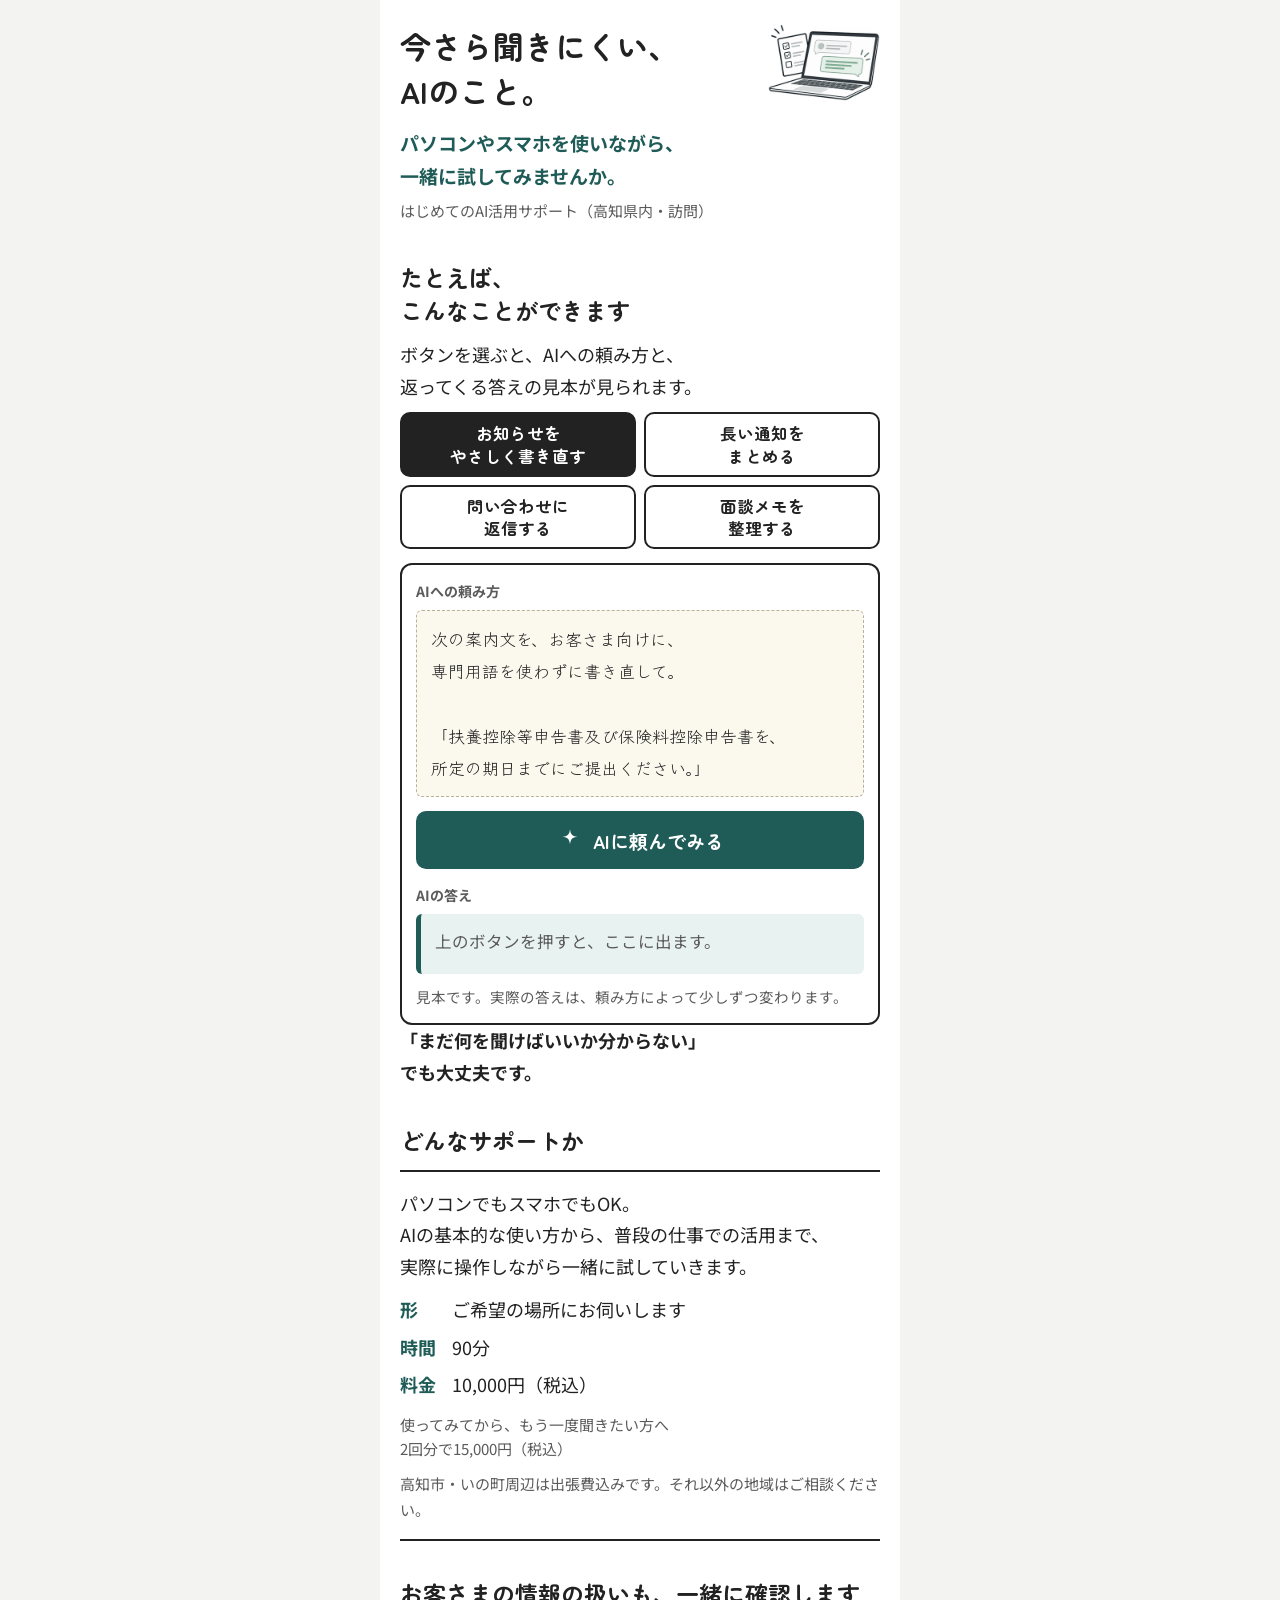
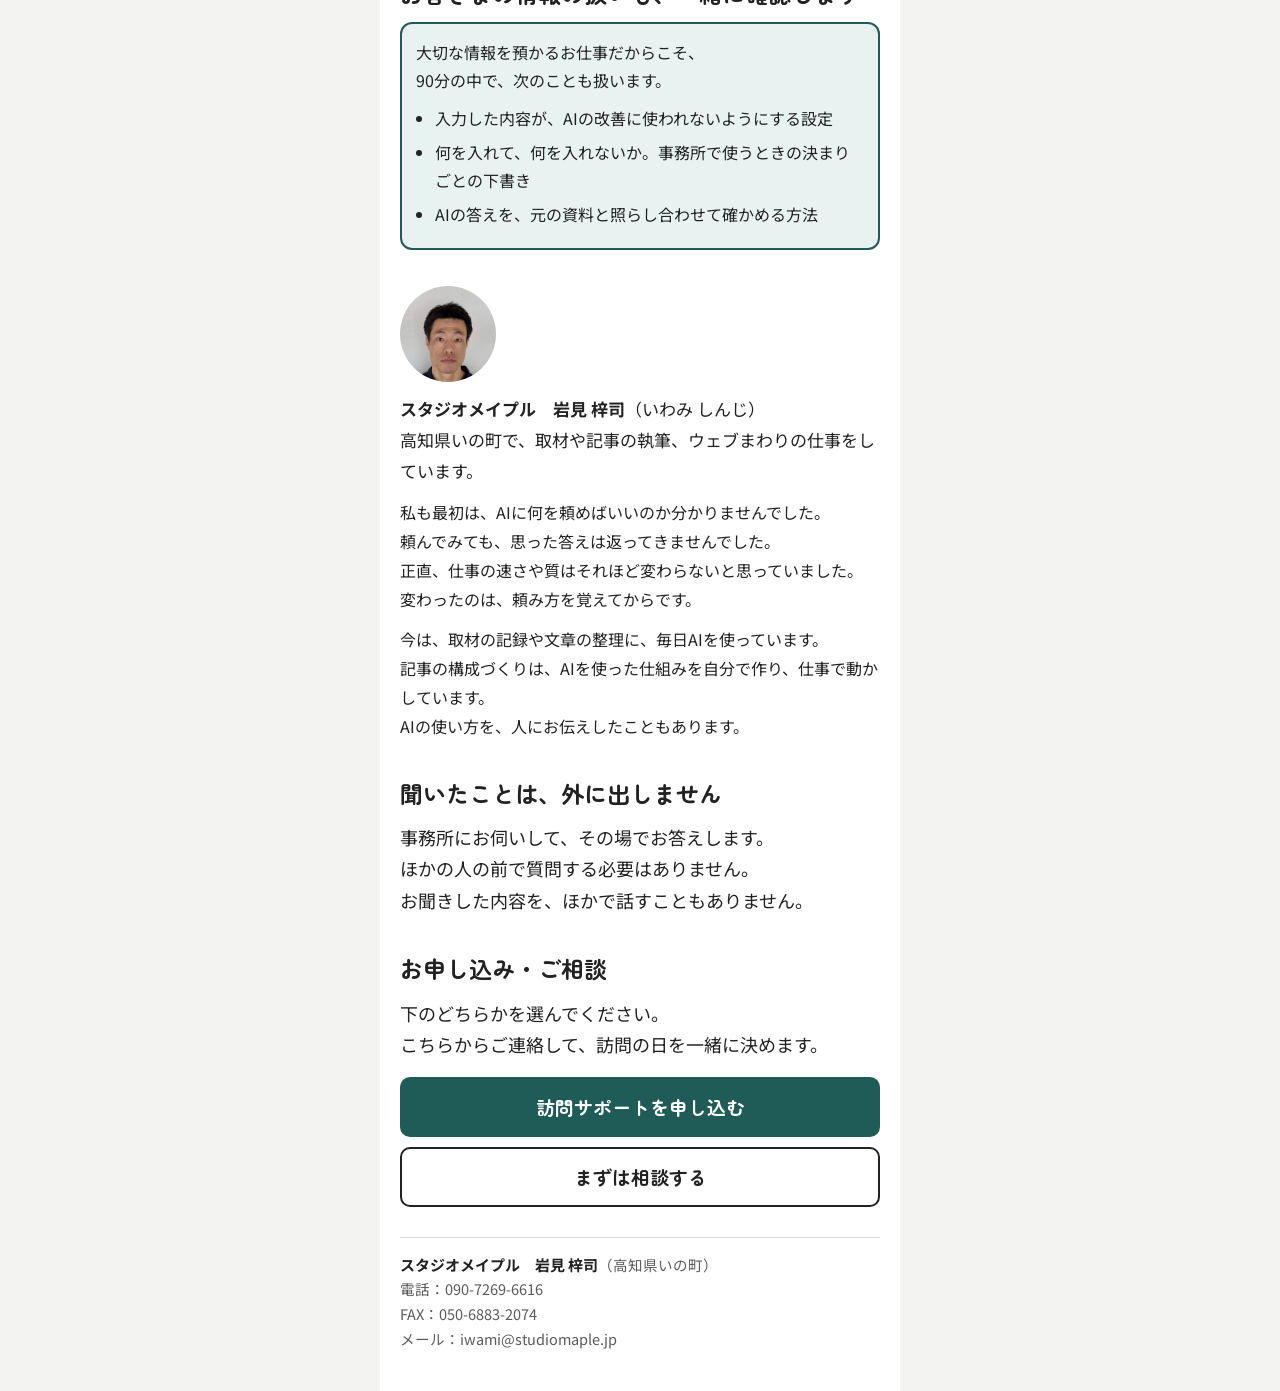
<file: ai/index.html>
<!DOCTYPE html>
<html lang="ja">
<head>
<meta charset="utf-8">
<meta name="viewport" content="width=device-width, initial-scale=1, viewport-fit=cover">
<title>ChatGPT、気になっているけどよく分からない方へ｜スタジオメイプル</title>
<link rel="preconnect" href="https://fonts.googleapis.com">
<link rel="preconnect" href="https://fonts.gstatic.com" crossorigin>
<link href="https://fonts.googleapis.com/css2?family=Zen+Maru+Gothic:wght@500;700&family=Noto+Sans+JP:wght@400;700&family=Klee+One:wght@600&display=swap" rel="stylesheet">
<style>
:root{
  --ink:#222;
  --sub:#5b5b5b;
  --paper:#ffffff;
  --bg:#f3f3f1;
  --line:#d9d9d9;
  --pine:#1f5c57;
  --pine-soft:#e8f2f0;
  --memo:#fbf8ee;
  --memo-line:#b9b29a;
  --focus:#f2a900;
  --err:#b00020;
  box-sizing:border-box;
  padding-top:env(safe-area-inset-top,0px);
  padding-bottom:env(safe-area-inset-bottom,0px);
}
html{color-scheme:light}
*,*::before,*::after{box-sizing:inherit}
html{scroll-padding-top:env(safe-area-inset-top,0px)}
body{
  margin:0;background:var(--bg);color:var(--ink);
  font-family:"Noto Sans JP","Hiragino Sans","Yu Gothic",sans-serif;
  font-size:18px;line-height:1.75;
}
.page{max-width:520px;margin:0 auto;background:var(--paper);min-height:100vh;padding:24px 20px 40px}
h1,h2,h3,.btn,.chip,.go{font-family:"Zen Maru Gothic","Noto Sans JP",sans-serif}
img{max-width:100%}
button{font:inherit;color:inherit}
:focus-visible{outline:3px solid var(--focus);outline-offset:2px}

.hero h1{font-size:clamp(23px,6.8vw,31px);line-height:1.45;margin:0}
.hero{position:relative}
.hero .phone{position:absolute;right:0;top:0;width:clamp(52px,15vw,72px)}
.hero h1{padding-right:clamp(56px,16vw,80px)}
.lead{margin:12px 0 0;font-size:19px;font-weight:700;color:var(--pine)}
/* mail2/form2 の見出し：1行が長いので少し小さくし、折り返すときは言葉の切れ目で */
.hero h1.long{font-size:clamp(21px,6vw,31px)}
.nb{display:inline-block}
/* mail2/form2 の見出し横の絵（横長の線画） */
.hero .phone.wide{width:clamp(88px,28vw,112px)}
.hero h1.wide-pad{padding-right:calc(clamp(88px,28vw,112px) + 8px)}
.service{margin:6px 0 0;font-size:15px;color:var(--sub)}

h2{font-size:23px;margin:0 0 12px;line-height:1.45}
.block{margin-top:36px}
.block>p{margin:0 0 10px}

/* 見本 */
.tabs{display:grid;grid-template-columns:1fr 1fr;gap:8px}
.tabs button{
  white-space:pre-line;
  min-height:56px;padding:8px 10px;border:2px solid var(--ink);border-radius:10px;background:#fff;
  font-family:"Zen Maru Gothic","Noto Sans JP",sans-serif;font-size:16.5px;font-weight:700;line-height:1.35;cursor:pointer;text-align:center;
}
.tabs button[aria-selected="true"]{background:var(--ink);color:#fff}
.sample{margin-top:14px;border:2px solid var(--ink);border-radius:12px;padding:14px}
.label{font-size:14px;font-weight:700;margin:0 0 6px;color:var(--sub)}
.before{
  background:var(--memo);border:1.5px dashed var(--memo-line);border-radius:6px;padding:12px 14px;
  font-family:"Klee One","Noto Sans JP",cursive;font-size:17px;line-height:1.9;white-space:pre-wrap;
}
.go{
  display:flex;align-items:center;justify-content:center;gap:10px;width:100%;
  margin:14px 0;min-height:58px;border:0;border-radius:10px;background:var(--pine);color:#fff;
  font-size:19px;font-weight:700;cursor:pointer;
}
.go svg{width:26px;height:26px}
.after{background:var(--pine-soft);border-left:5px solid var(--pine);border-radius:6px;padding:12px 14px;font-size:16.5px;line-height:1.85;white-space:pre-wrap;min-height:60px}
.after .row{opacity:0;transform:translateY(4px);transition:opacity .35s,transform .35s}
.after .row.show{opacity:1;transform:none}
.wait{color:var(--sub)}
.note{font-size:14.5px;color:var(--sub);margin:10px 0 0}
.spark{animation:spin .8s ease-in-out}
@keyframes spin{0%{transform:scale(1) rotate(0)}50%{transform:scale(1.4) rotate(90deg)}100%{transform:scale(1) rotate(180deg)}}
.ok{margin:16px 0 0;font-weight:700}

/* サポート内容 */
.plan{border-top:2px solid var(--ink);border-bottom:2px solid var(--ink);padding:16px 0}
.plan p{margin:0 0 12px}
.plan dl{display:grid;grid-template-columns:auto 1fr;gap:6px 16px;margin:0}
.plan dt{font-weight:700;color:var(--pine)}
.plan dd{margin:0}
.plan .small{font-size:15px;color:var(--sub)}

/* 担当（似顔絵の下に文を置く） */
.who img{display:block;width:96px;margin:0 0 12px;border-radius:50%}
.who p{margin:0 0 12px;font-size:16px;line-height:1.8}
.who p:last-child{margin-bottom:0}
.who .name{font-size:17px}
.who .name b{font-size:17px}

/* 情報の扱い（士業向け表示のみ） */
.info{border:2px solid var(--pine);border-radius:12px;padding:14px 14px;background:var(--pine-soft);font-size:16px;line-height:1.75}
.info p{margin:0 0 10px}
.info ul{margin:0;padding-left:1.2em}
.info li{margin:0 0 6px}

/* 2回分のプラン（控えめ） */
.plan .twice{margin:12px 0 0;font-size:15px;color:var(--sub);line-height:1.6}

/* 入口のボタン */
.entry{display:grid;gap:10px;margin:16px 0 0}
.entry button{min-height:60px;border-radius:10px;font-size:19px;font-weight:700;cursor:pointer;border:2px solid var(--ink);background:#fff;font-family:"Zen Maru Gothic","Noto Sans JP",sans-serif}
.entry button.main{background:var(--pine);border-color:var(--pine);color:#fff}
.entry button[aria-pressed="true"]{outline:3px solid var(--focus);outline-offset:2px}
.youken{font-size:15px;color:var(--sub);margin:18px 0 0}

/* フォーム */
.steps{display:flex;gap:6px;margin:22px 0 6px}
.steps span{flex:1;height:6px;border-radius:3px;background:var(--line)}
.steps span.on{background:var(--pine)}
h3.q{font-size:20px;margin:0 0 12px;line-height:1.45;font-weight:700}
h3.q .opt{font-size:15px;font-weight:400;color:var(--sub)}
.stepname{font-size:15px;color:var(--sub);margin:0 0 4px}
.chips{display:grid;gap:10px}
.chip{
  display:flex;align-items:center;gap:12px;text-align:left;width:100%;
  min-height:60px;padding:10px 14px;border:2px solid var(--ink);border-radius:10px;
  background:#fff;font-size:16.5px;font-weight:700;line-height:1.4;cursor:pointer;
}
.chip .box{width:26px;height:26px;border:2px solid var(--ink);border-radius:4px;flex:none;display:grid;place-items:center}
.chip[aria-pressed="true"]{background:var(--pine);border-color:var(--pine);color:#fff}
.chip[aria-pressed="true"] .box{border-color:#fff;background:#fff}
.chip[aria-pressed="true"] .box::after{content:"";width:12px;height:7px;border-left:3px solid var(--pine);border-bottom:3px solid var(--pine);transform:rotate(-45deg) translate(1px,-1px)}
.hint{font-size:15px;color:var(--sub);margin:10px 0 0}
.field{margin:0 0 18px}
.field label,.field .q{display:block;font-weight:700;margin-bottom:6px}
.field .opt{font-weight:400;font-size:15px;color:var(--sub)}
input[type=text],input[type=tel],input[type=email],textarea{
  width:100%;font:inherit;font-size:18px;padding:12px;border:2px solid #888;border-radius:8px;background:#fff;color:var(--ink);
}
textarea{min-height:120px;resize:vertical}
.radio{display:flex;gap:8px}
.radio label{flex:1;display:flex;align-items:center;justify-content:center;gap:6px;min-height:56px;border:2px solid var(--ink);border-radius:10px;font-weight:700;cursor:pointer;font-size:17px}
.radio input{width:20px;height:20px;accent-color:var(--pine)}
.radio label:has(input:checked){background:var(--pine-soft);border-color:var(--pine)}
.err{color:var(--err);font-size:15px;margin:6px 0 0;min-height:1em}
.nav{display:flex;gap:10px;margin-top:24px}
.btn{flex:1;min-height:60px;border-radius:10px;font-size:19px;font-weight:700;cursor:pointer;border:2px solid var(--ink);background:#fff}
.btn.primary{background:var(--ink);color:#fff;flex:2}
.btn:disabled{opacity:.6}

/* 確認 */
.confirm dl{margin:0;border-top:1px solid var(--line)}
.confirm dt{font-size:15px;color:var(--sub);margin-top:12px}
.confirm dd{margin:2px 0 12px;font-weight:700;white-space:pre-wrap;word-break:break-all;border-bottom:1px solid var(--line);padding-bottom:12px}
.check{background:var(--pine-soft);border-radius:8px;padding:12px 14px;margin-top:14px;font-size:16px}

.done{text-align:center;padding:20px 0}
.done img{width:120px;border-radius:50%}
.done p{margin:0 0 8px}
footer{margin-top:30px;padding-top:14px;border-top:1px solid var(--line);font-size:14.5px;color:var(--sub);line-height:1.7}
footer b{color:var(--ink);font-size:15px}
[hidden]{display:none!important}
@media (prefers-reduced-motion:reduce){.after .row{transition:none}.spark{animation:none}}
</style>
</head>
<body>
<div class="page">

  <header class="hero">
    <img class="phone" src="[data-uri]" alt=""><h1 id="hero-title">ChatGPT、<br>気になっているけど<br>よく分からない方へ。</h1>
    <p class="lead" id="hero-lead">AIのこと、<br>最初の一歩からお手伝いします。</p>
    <p class="service">はじめてのAI活用サポート（高知県内・訪問）</p>
  </header>

  <!-- 見本 -->
  <section class="block" aria-labelledby="h-sample">
    <h2 id="h-sample">たとえば、<br>こんなことができます</h2>
    <p>ボタンを選ぶと、AIへの頼み方と、<br>返ってくる答えの見本が見られます。</p>
    <div class="tabs" id="tabs" role="tablist"></div>
    <div class="sample">
      <p class="label" id="before-label">スマホに話しかけた言葉</p>
      <div class="before" id="before"></div>
      <button type="button" class="go" id="go">
        <svg viewBox="0 0 24 24" aria-hidden="true"><path fill="#fff" d="M12 2c.6 5 2 6.4 7 7-5 .6-6.4 2-7 7-.6-5-2-6.4-7-7 5-.6 6.4-2 7-7z"/></svg>
        AIに頼んでみる
      </button>
      <p class="label">AIの答え</p>
      <div class="after" id="after" aria-live="polite"></div>
      <p class="note" id="sample-note" hidden></p>
      <p class="note">見本です。実際の答えは、頼み方によって少しずつ変わります。</p>
    </div>
    <p class="ok">「まだ何を聞けばいいか分からない」<br>でも大丈夫です。</p>
  </section>

  <!-- サポート内容 -->
  <section class="block" aria-labelledby="h-plan">
    <h2 id="h-plan">どんなサポートか</h2>
    <div class="plan">
      <p>パソコンでもスマホでもOK。<br>AIの基本的な使い方から、普段の仕事での活用まで、<br>実際に操作しながら一緒に試していきます。</p>
      <dl>
        <dt>形</dt><dd>ご希望の場所にお伺いします</dd>
        <dt>時間</dt><dd>90分</dd>
        <dt>料金</dt><dd>10,000円（税込）</dd>
      </dl>
      <p class="twice">使ってみてから、もう一度聞きたい方へ<br>2回分で15,000円（税込）</p>
      <p class="small" style="margin:10px 0 0">高知市・いの町周辺は出張費込みです。それ以外の地域はご相談ください。</p>
    </div>
  </section>

  <!-- 情報の扱い（士業向け表示のみ。介護・福祉向けでは隠す） -->
  <section class="block" id="sec-info" aria-labelledby="h-info" hidden>
    <h2 id="h-info">お客さまの情報の扱いも、一緒に確認します</h2>
    <div class="info">
      <p>大切な情報を預かるお仕事だからこそ、<br>90分の中で、次のことも扱います。</p>
      <ul>
        <li>入力した内容が、AIの改善に使われないようにする設定</li>
        <li>何を入れて、何を入れないか。事務所で使うときの決まりごとの下書き</li>
        <li>AIの答えを、元の資料と照らし合わせて確かめる方法</li>
      </ul>
    </div>
  </section>

  <!-- 担当 -->
  <section class="block who" aria-label="担当">
    <img src="[data-uri]" alt="岩見の写真">
    <p class="name"><b>スタジオメイプル　岩見 梓司</b>（いわみ しんじ）<br>高知県いの町で、取材や記事の執筆、ウェブまわりの仕事をしています。</p>
    <p>私も最初は、AIに何を頼めばいいのか分かりませんでした。<br>頼んでみても、思った答えは返ってきませんでした。<br>正直、仕事の速さや質はそれほど変わらないと思っていました。<br>変わったのは、頼み方を覚えてからです。</p>
    <p>今は、取材の記録や文章の整理に、毎日AIを使っています。<br>記事の構成づくりは、AIを使った仕組みを自分で作り、仕事で動かしています。<br>AIの使い方を、人にお伝えしたこともあります。</p>
  </section>

  <!-- 聞いたことは外に出さない（「事務所／事業所」は表示で書き分け） -->
  <section class="block" aria-labelledby="h-secret">
    <h2 id="h-secret">聞いたことは、外に出しません</h2>
    <p><span class="org-word">事業所</span>にお伺いして、その場でお答えします。<br>ほかの人の前で質問する必要はありません。<br>お聞きした内容を、ほかで話すこともありません。</p>
  </section>

  <!-- 申し込み -->
  <section class="block" aria-labelledby="h-form">
    <h2 id="h-form">お申し込み・ご相談</h2>
    <p>下のどちらかを選んでください。<br>こちらからご連絡して、訪問の日を一緒に決めます。</p>

    <div class="entry" id="entry">
      <button type="button" class="main" data-youken="申し込み" aria-pressed="false">訪問サポートを申し込む</button>
      <button type="button" data-youken="相談" aria-pressed="false">まずは相談する</button>
    </div>

    <form id="f" novalidate hidden>
      <p class="youken" id="youken-line"></p>
      <div class="steps" aria-hidden="true"><span class="on"></span><span></span><span></span></div>

      <!-- 1 -->
      <div data-step="1">
        <p class="stepname">1／3</p>
        <h3 class="q">気になるもの（いくつでも）</h3>
        <div class="chips" id="interests"></div>
        <p class="err" id="err1"></p>
      </div>

      <!-- 2 -->
      <div data-step="2" hidden>
        <p class="stepname">2／3</p>
        <h3 class="q">聞いてみたい疑問があれば、選んでください <span class="opt">（任意）</span></h3>
        <div class="chips" id="questions"></div>
        <div class="field" style="margin-top:18px">
          <label for="detail">そのほか、伝えたいこと <span class="opt">（任意）</span></label>
          <textarea id="detail" placeholder="空欄でも大丈夫です"></textarea>
          <p class="note" id="detail-note">利用者さんのお名前などの個人情報は書かないでください。</p>
        </div>
      </div>

      <!-- 3 -->
      <div data-step="3" hidden>
        <p class="stepname">3／3</p>
        <h3 class="q">ご連絡先を教えてください</h3>
        <div class="field">
          <span class="q">ご連絡の方法</span>
          <div class="radio">
            <label><input type="radio" name="method" value="電話" checked>電話</label>
            <label><input type="radio" name="method" value="メール">メール</label>
          </div>
        </div>
        <div class="field">
          <label for="org" id="orgLabel">事業所名</label>
          <input type="text" id="org" autocomplete="organization">
          <p class="err" id="errOrg"></p>
        </div>
        <div class="field">
          <label for="person">お名前</label>
          <input type="text" id="person" autocomplete="name">
          <p class="err" id="errPerson"></p>
        </div>
        <div class="field">
          <label for="tel">お電話番号 <span class="opt" id="telOpt" hidden>（任意）</span></label>
          <input type="tel" id="tel" inputmode="tel" autocomplete="tel">
          <p class="err" id="errTel"></p>
        </div>
        <div class="field" id="emailField" hidden>
          <label for="email">メールアドレス</label>
          <input type="email" id="email" inputmode="email" autocomplete="email">
          <p class="err" id="errEmail"></p>
        </div>
        <div class="field" id="timeField">
          <span class="q">お電話してよい時間帯</span>
          <div class="radio">
            <label><input type="radio" name="time" value="午前">午前</label>
            <label><input type="radio" name="time" value="午後">午後</label>
            <label><input type="radio" name="time" value="いつでも" checked>いつでも</label>
          </div>
        </div>
      </div>

      <!-- 確認 -->
      <div data-step="4" class="confirm" hidden>
        <h3 class="q">この内容で送ります</h3>
        <dl id="summary"></dl>
        <div class="check" id="dest"></div>
      </div>

      <div class="nav">
        <button type="button" class="btn" id="back" hidden>戻る</button>
        <button type="button" class="btn primary" id="next">次へ</button>
      </div>
    </form>

    <div class="done" id="done" hidden>
      <img src="[data-uri]" alt="岩見の写真">
      <h2>送りました</h2>
      <p id="done-msg">内容を確認して、こちらからお電話します。</p>
      <p>訪問の日は、そのときに一緒に決めましょう。</p>
    </div>
  </section>

  <footer>
    <b>スタジオメイプル　岩見 梓司</b>（高知県いの町）<br>
    電話：090-7269-6616<br>
    FAX：050-6883-2074<br>
    メール：iwami@studiomaple.jp
  </footer>
</div>

<script>
// 送信先（GASのウェブアプリURLを入れる。空のままなら送信せず完了画面だけ出す）
// 受付（kind:"entry"）と計測（kind:"track"）を同じURLに送り、GAS側で振り分ける
const SUBMIT_URL = "https://script.google.com/macros/s/AKfycbyipkDEhVHy2upESfftGuasAbi00ZOAkcY2e_oqUNmRQZcQHAdJz7SuQuYQqYIAnmemhw/exec";

const SAMPLES_CARE = [
  {id:"mail", name:"メールや\n案内文を作る",
   before:"来月の運動会のお知らせを、\nご家族向けに作って。\n10月12日の日曜、10時から。\n雨ならホールでやります。\n駐車場が少ないので、\n乗り合わせでお願いしたい。",
   after:["ご家族のみなさまへ","","秋の運動会のご案内","","10月12日（日）午前10時から、運動会を開きます。","ご家族のみなさまも、ぜひご参加ください。","雨の場合は、ホールで行います。","","駐車場が少ないため、","乗り合わせでのご来場にご協力をお願いいたします。"]},
  {id:"sns", name:"SNSの\n文章を考える",
   before:"事業所のインスタに載せる文章を\n考えて。\n今日はみんなで秋祭りの飾りを作った。\nやわらかい感じで、短めに。",
   after:["今日はみんなで、秋祭りの飾りづくり。","","色紙を切ったり、貼ったり。","「これはどこに飾ろうか」と、","あちこちで話がはずみました。","","できあがった飾りは、","玄関に飾っています。","お越しの際は、ぜひ見てください。"]},
  {id:"sum", name:"長い文章を\nまとめる",
   before:"（県から届いた長いお知らせを\n　そのまま貼りつけて）\n\nこれ、何をすればいいのか\n3行で教えて。",
   after:["このお知らせで必要なことは、次の3つです。","","・11月末までに、報告書を1枚出す必要があります","・書き方の見本は、県のホームページに載っています","・分からないときは、お知らせに書かれている窓口に電話で聞くことができます"]},
  {id:"idea", name:"アイデアを出す",
   before:"来月のレクリエーション、\n座ったままできるものを\n5つ出して。\n道具は、身近にあるもので。",
   after:["座ったままできるレクリエーション","","1. 新聞紙を丸めた玉で、玉入れ","2. 風船を使った、座ったままバレー","3. なつかしい歌の、イントロ当てクイズ","4. 秋の食べ物だけで、しりとり","5. ペットボトルを並べて、ボウリング"]}
];

const SAMPLES_GENERAL = [
  {id:"notice", name:"お知らせを\nやさしく書き直す",
   before:"次の案内文を、お客さま向けに、\n専門用語を使わずに書き直して。\n\n「扶養控除等申告書及び保険料控除申告書を、\n所定の期日までにご提出ください。」",
   after:["年末の手続きに使う書類のお願いです。", "", "・ご家族の状況を書く書類", "・保険料の支払いを書く書類", "", "この2つを、期日までにお送りください。", "書き方で分からないところは、お気軽にお電話ください。"]},
  {id:"sum", name:"長い通知を\nまとめる",
   before:"（県から届いた募集のお知らせを貼りつけて）\n\n「…申請期間は11月4日から12月18日まで。\n対象は、県内に事業所を置く従業員20人以下の事業者。\n提出書類は、申請書、見積書、直近の決算書の写し…」\n\nこれ、要点を3つにまとめて。",
   after:["要点は次の3つです。", "", "・申し込みは、11月4日から12月18日まで", "・対象は、県内に事業所があり、従業員20人以下の事業者", "・出す書類は、申請書・見積書・直近の決算書の写し"],
   note:"AIの答えは、必ず元のお知らせと照らし合わせて確かめます。"},
  {id:"reply", name:"問い合わせに\n返信する",
   before:"お客さまからの問い合わせに返信する下書きを作って。\n名前は「〇〇様」にしておいて。\n相続の手続きの相談。来週、事務所で30分ほど話を聞きたい。\n日時の候補を2つ出してもらう。",
   after:["〇〇様", "", "お問い合わせいただき、ありがとうございます。", "相続のお手続きについて、まずは事務所でお話をうかがえればと思います。", "お時間は30分ほどです。", "", "来週で、ご都合のよい日時を2つほどお知らせいただけますでしょうか。", "どうぞよろしくお願いいたします。"]},
  {id:"memo", name:"面談メモを\n整理する",
   before:"面談のメモを、あとで読める記録に整えて。\n名前はAさんにしておいて。\n\n12/3 Aさん 来所 父の家 名義変更したい\n兄弟3人 話はついてる 戸籍まだ 年内希望",
   after:["面談記録", "", "日時：12月3日（来所）", "相談者：Aさん", "内容：父の家の名義変更を希望", "状況：きょうだい3人で話はまとまっている", "まだのこと：戸籍の取り寄せ", "希望の時期：年内"]}
];

const SRC0 = new URLSearchParams(location.search).get("src") || "";
// fax1/mail1 は介護・福祉の見本、それ以外（fax2/mail2 など）は士業・一般の見本
const SAMPLES = (SRC0.startsWith("fax1") || SRC0.startsWith("mail1")) ? SAMPLES_CARE : SAMPLES_GENERAL;

// mail2/form2 の見出し横の絵（机の上のノートパソコンと書類の線画）
const HERO_WIDE = "[data-uri]";

const IS_GENERAL = SAMPLES === SAMPLES_GENERAL;  // 士業・一般向けの表示
const ORG_WORD = IS_GENERAL ? "事務所名" : "事業所名";
const IS_TEST = new URLSearchParams(location.search).get("test") === "1";

// mail2/form2・目印なし は士業向けの見出しとリード文・タイトル・絵（fax1/fax2/mail1 などは元のまま）
if (SRC0 === "" || SRC0.startsWith("mail2") || SRC0.startsWith("form2")) {
  document.getElementById("hero-title").innerHTML = '<span class="nb">今さら</span><span class="nb">聞きにくい、</span><br>AIのこと。';
  document.getElementById("hero-title").classList.add("long","wide-pad");
  document.getElementById("hero-lead").innerHTML = '<span class="nb">パソコンやスマホを使いながら、</span><span class="nb">一緒に試してみませんか。</span>';
  document.title = "今さら聞きにくい、AIのこと。｜スタジオメイプル";
  const heroImg = document.querySelector(".hero .phone");
  heroImg.src = HERO_WIDE; heroImg.classList.add("wide");
}
// 士業・一般向けの表示：注意書き・情報の扱い・「事務所名」
if (IS_GENERAL) {
  document.getElementById("before-label").textContent = "AIへの頼み方";
  document.getElementById("detail-note").textContent = "お客さまのお名前などの個人情報は書かないでください。";
  document.getElementById("sec-info").hidden = false;
}
document.getElementById("orgLabel").textContent = ORG_WORD;
document.querySelectorAll(".org-word").forEach(el=>el.textContent = IS_GENERAL ? "事務所" : "事業所");

// 計測：ページや操作を遅らせないよう sendBeacon で送る（失敗しても何もしない）
const tracked = new Set();
function track(event, once){
  if(!SUBMIT_URL)return;
  if(once){if(tracked.has(event))return;tracked.add(event)}
  const body=JSON.stringify({kind:"track",event,src:SRC0,test:IS_TEST});
  try{
    if(navigator.sendBeacon&&navigator.sendBeacon(SUBMIT_URL,new Blob([body],{type:"text/plain;charset=utf-8"})))return;
    fetch(SUBMIT_URL,{method:"POST",mode:"no-cors",keepalive:true,headers:{"Content-Type":"text/plain;charset=utf-8"},body}).catch(()=>{});
  }catch(e){}
}
// ページを開いた記録は、1回の訪問（タブ）・目印ごとに1回だけ
(function(){
  let first=true;
  const key="opened:"+SRC0;
  try{first=!sessionStorage.getItem(key);sessionStorage.setItem(key,"1")}catch(e){}
  if(first)track("開いた",true);
})();

// 選択肢。士業・一般向けの表示だけ言い方を変える（介護・福祉向けは今のまま）
const INTERESTS = IS_GENERAL ? [
  "AIを使ってみたい",
  "自分の仕事で何ができるか知りたい",
  "AIで楽にできる仕事を知りたい",
  "とりあえず話を聞いてみたい"
] : [
  "ChatGPTを使ってみたい",
  "自分の仕事で何ができるか知りたい",
  "AIで楽にできる仕事を知りたい",
  "とりあえず話を聞いてみたい"
];

const QUESTIONS = IS_GENERAL ? [
  "お客さまの情報を入れても大丈夫？",
  "AIって何？",
  "無料でも使える？",
  "スマホでも使える？",
  "仕事で何ができる？",
  "何を聞けばいいの？"
] : [
  "ChatGPTって何？",
  "無料でも使える？",
  "スマホでも使える？",
  "仕事で何ができる？",
  "何を聞けばいいの？"
];

const $ = s => document.querySelector(s);
const reduce = () => matchMedia("(prefers-reduced-motion:reduce)").matches;
const SRC = new URLSearchParams(location.search).get("src") || "";
let current = SAMPLES[0].id, step = 1, youken = "";

// 見本
function renderTabs(){
  const tabs=$("#tabs");tabs.innerHTML="";
  SAMPLES.forEach(s=>{
    const b=document.createElement("button");
    b.type="button";b.setAttribute("role","tab");b.textContent=s.name;
    b.setAttribute("aria-selected",s.id===current);
    b.onclick=()=>{current=s.id;renderTabs();renderSample()};
    tabs.appendChild(b);
  });
}
function renderSample(){
  const s=SAMPLES.find(x=>x.id===current);
  $("#before").textContent=s.before;
  $("#after").innerHTML='<span class="wait">上のボタンを押すと、ここに出ます。</span>';
  $("#sample-note").hidden=true;
}
$("#go").onclick=()=>{
  const s=SAMPLES.find(x=>x.id===current);
  const svg=$("#go svg");svg.classList.remove("spark");void svg.offsetWidth;svg.classList.add("spark");
  const after=$("#after");after.innerHTML="";
  const rows=s.after.map(line=>{const d=document.createElement("div");d.className="row";d.textContent=line||"\u00a0";after.appendChild(d);return d});
  rows.forEach((r,i)=>setTimeout(()=>r.classList.add("show"),reduce()?0:250+i*120));
  const note=$("#sample-note");note.textContent=s.note||"";note.hidden=!s.note;
};
renderTabs();renderSample();

// 選択ボタン
function makeChips(el,items,set){
  items.forEach(name=>{
    const b=document.createElement("button");
    b.type="button";b.className="chip";b.setAttribute("aria-pressed","false");
    b.innerHTML='<span class="box"></span>';
    b.append(name);
    b.onclick=()=>{
      const on=b.getAttribute("aria-pressed")!=="true";
      b.setAttribute("aria-pressed",on);
      on?set.add(name):set.delete(name);
      $("#err1").textContent="";
    };
    el.appendChild(b);
  });
}
const pickedI=new Set(), pickedQ=new Set();
makeChips($("#interests"),INTERESTS,pickedI);
makeChips($("#questions"),QUESTIONS,pickedQ);

// 入口：どちらを押しても同じフォームに進み、押した方を「用件」として送る
document.querySelectorAll("#entry button").forEach(b=>{
  b.onclick=()=>{
    const first=!youken;
    youken=b.dataset.youken;
    document.querySelectorAll("#entry button").forEach(x=>x.setAttribute("aria-pressed",x===b));
    $("#youken-line").textContent="用件："+(youken==="申し込み"?"訪問サポートの申し込み":"まずは相談");
    $("#f").hidden=false;
    track("入口:"+youken,true);
    if(first)showStep(1);else $("#f").scrollIntoView({behavior:reduce()?"auto":"smooth",block:"start"});
  };
});

// 連絡方法：電話なら番号必須・時間帯あり／メールならアドレス必須・番号任意・時間帯なし
function method(){return $('input[name=method]:checked').value}
function applyMethod(){
  const mail=method()==="メール";
  $("#emailField").hidden=!mail;
  $("#timeField").hidden=mail;
  $("#telOpt").hidden=!mail;
  $("#errTel").textContent="";$("#errEmail").textContent="";
}
document.querySelectorAll('input[name=method]').forEach(r=>r.onchange=applyMethod);
applyMethod();

// 進み方
function showStep(n){
  step=n;
  document.querySelectorAll("[data-step]").forEach(s=>s.hidden=Number(s.dataset.step)!==n);
  document.querySelectorAll(".steps span").forEach((s,i)=>s.classList.toggle("on",i<Math.min(n,3)));
  $("#back").hidden=n===1;
  $("#next").textContent=n===3?"確認する":n===4?"この内容で送る":"次へ";
  $("#f").scrollIntoView({behavior:reduce()?"auto":"smooth",block:"start"});
  if(n===2)track("2段目",true);
  if(n===3)track("3段目",true);
  if(n===4)track("確認画面",true);
}
function validate(){
  if(step===1&&pickedI.size===0){$("#err1").textContent="1つ以上選んでください。";return false}
  if(step===3){
    let ok=true;
    ["#errOrg","#errPerson","#errTel","#errEmail"].forEach(e=>$(e).textContent="");
    if(!$("#org").value.trim()){$("#errOrg").textContent=ORG_WORD+"を入れてください。";ok=false}
    if(!$("#person").value.trim()){$("#errPerson").textContent="お名前を入れてください。";ok=false}
    const telDigits=$("#tel").value.replace(/\D/g,"").length;
    if(method()==="電話"){
      if(telDigits<10){$("#errTel").textContent="お電話番号を市外局番から入れてください。";ok=false}
    }else{
      if(!/^[^\s@]+@[^\s@]+\.[^\s@]+$/.test($("#email").value.trim())){$("#errEmail").textContent="メールアドレスを入れてください。";ok=false}
      if(telDigits>0&&telDigits<10){$("#errTel").textContent="お電話番号は市外局番から入れてください（空欄でも大丈夫です）。";ok=false}
    }
    return ok;
  }
  return true;
}
function data(){
  return {
    interests:[...pickedI].join("、"),
    questions:[...pickedQ].join("、"),
    detail:$("#detail").value.trim(),
    org:$("#org").value.trim(),
    person:$("#person").value.trim(),
    tel:$("#tel").value.trim(),
    time:method()==="電話"?$('input[name=time]:checked').value:"",
    src:SRC,
    kind:"entry",
    youken,
    method:method(),
    email:method()==="メール"?$("#email").value.trim():"",
    test:IS_TEST
  };
}
function buildSummary(){
  const d=data();
  const rows=[["用件",d.youken==="申し込み"?"訪問サポートの申し込み":"まずは相談"],["気になるもの",d.interests],["聞いてみたい疑問",d.questions||"（なし）"],["伝えたいこと",d.detail||"（なし）"],[ORG_WORD,d.org],["お名前",d.person],["ご連絡の方法",d.method]];
  if(d.method==="メール"&&d.tel)rows.push(["お電話番号",d.tel]);
  const dl=$("#summary");dl.innerHTML="";
  rows.forEach(([k,v])=>{const dt=document.createElement("dt");dt.textContent=k;const dd=document.createElement("dd");dd.textContent=v;dl.append(dt,dd)});
  $("#dest").textContent=d.method==="メール"
    ?`${d.email} に、こちらからメールします。アドレスに間違いがないか、もう一度ご確認ください。`
    :`「${d.tel}」に、${d.time==="いつでも"?"都合のよい時間に":d.time+"に"}お電話します。番号に間違いがないか、もう一度ご確認ください。`;
}
async function submit(){
  const d=data();
  $("#next").disabled=true;$("#next").textContent="送っています…";
  try{
    if(SUBMIT_URL){
      // text/plain で送ると事前確認の通信が起きない。GASが {ok:true} を返したときだけ完了とする
      const ctl=new AbortController();const timer=setTimeout(()=>ctl.abort(),20000);
      const res=await fetch(SUBMIT_URL,{method:"POST",headers:{"Content-Type":"text/plain;charset=utf-8"},body:JSON.stringify(d),signal:ctl.signal});
      clearTimeout(timer);
      const r=await res.json();
      if(!r||r.ok!==true)throw new Error((r&&r.error)||"保存できませんでした");
    }
    track("送信");
    $("#done-msg").textContent=d.method==="メール"?"内容を確認して、こちらからメールします。":"内容を確認して、こちらからお電話します。";
    $("#entry").hidden=true;
    $("#f").hidden=true;$("#done").hidden=false;
    $("#done").scrollIntoView({behavior:"auto",block:"start"});
  }catch(e){
    track("送信失敗");
    $("#next").disabled=false;$("#next").textContent="この内容で送る";
    $("#dest").textContent="送れませんでした。電波の良い場所でもう一度押すか、FAX（050-6883-2074）でお送りください。お電話（090-7269-6616）でも受け付けます。";
  }
}
$("#next").onclick=()=>{
  if(!validate())return;
  if(step===3){buildSummary();showStep(4);return}
  if(step===4){submit();return}
  showStep(step+1);
};
$("#back").onclick=()=>showStep(step-1);
</script>
</body>
</html>
</file>
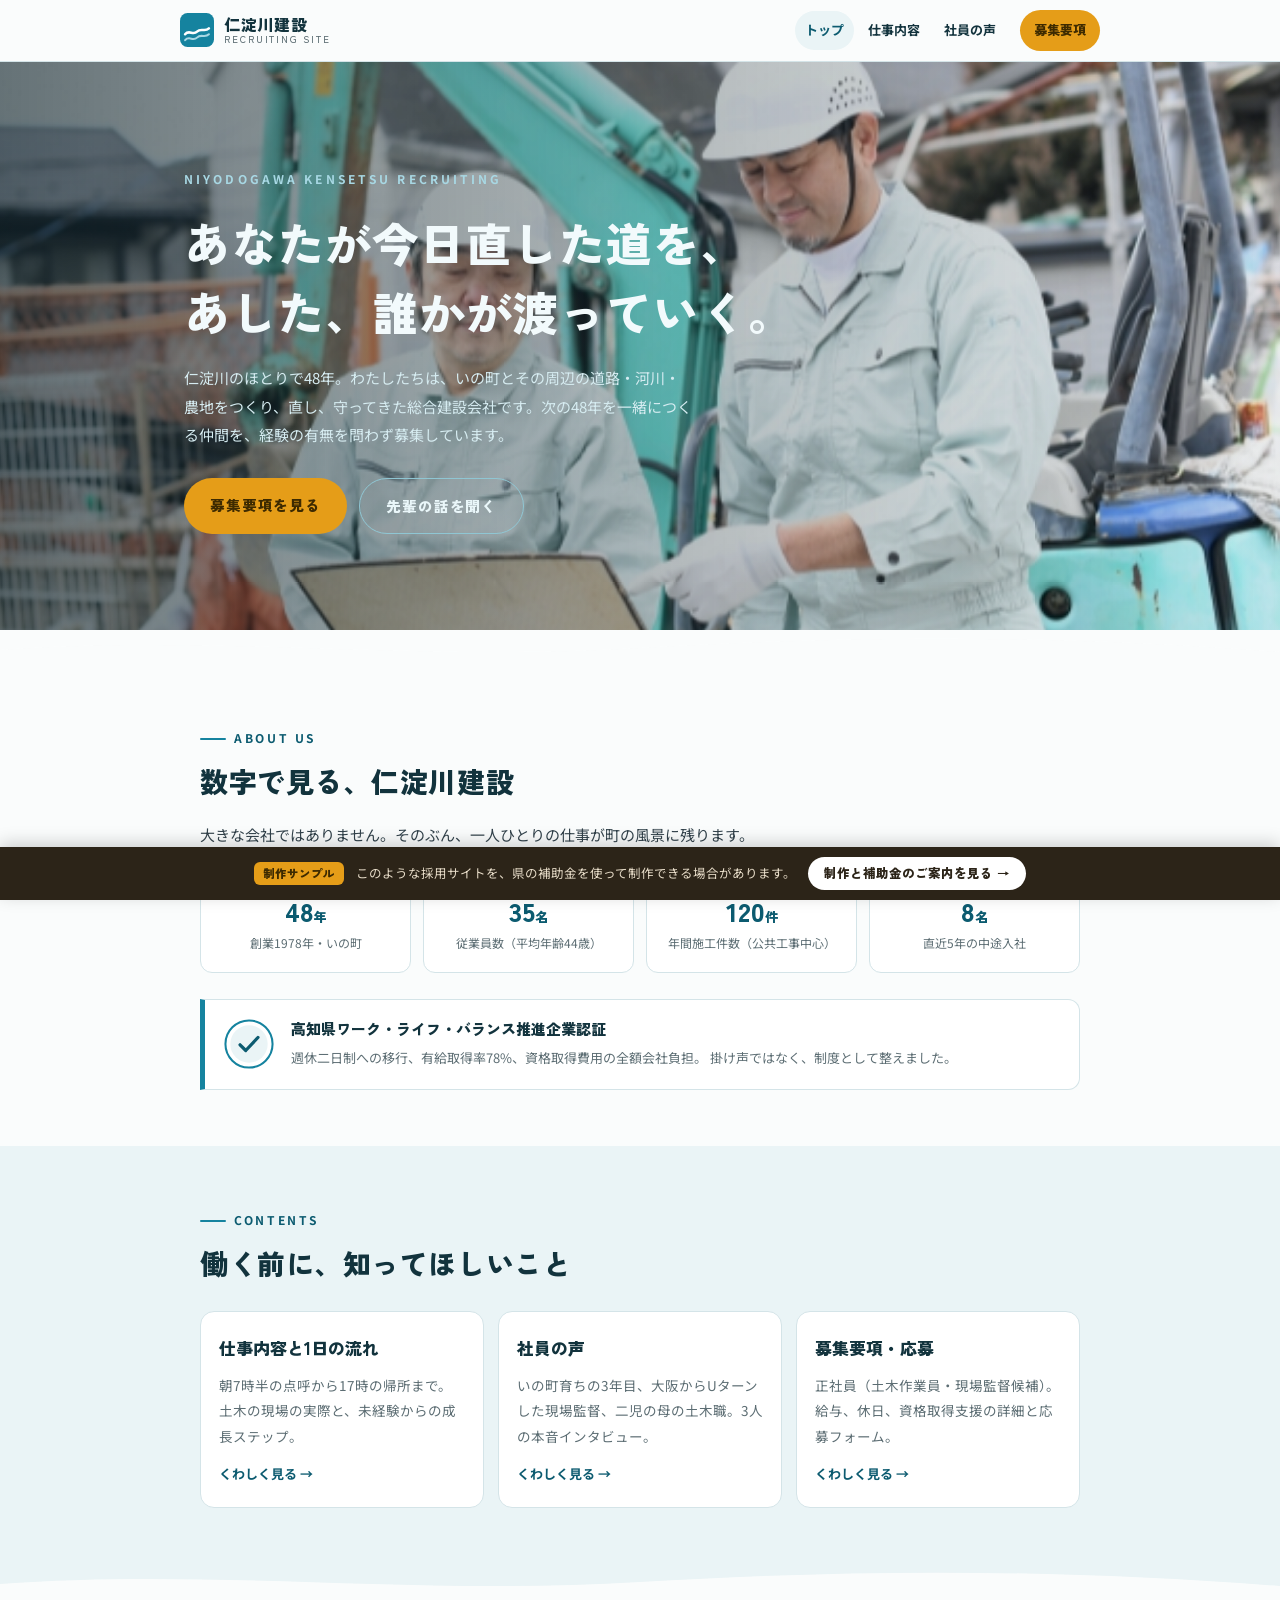
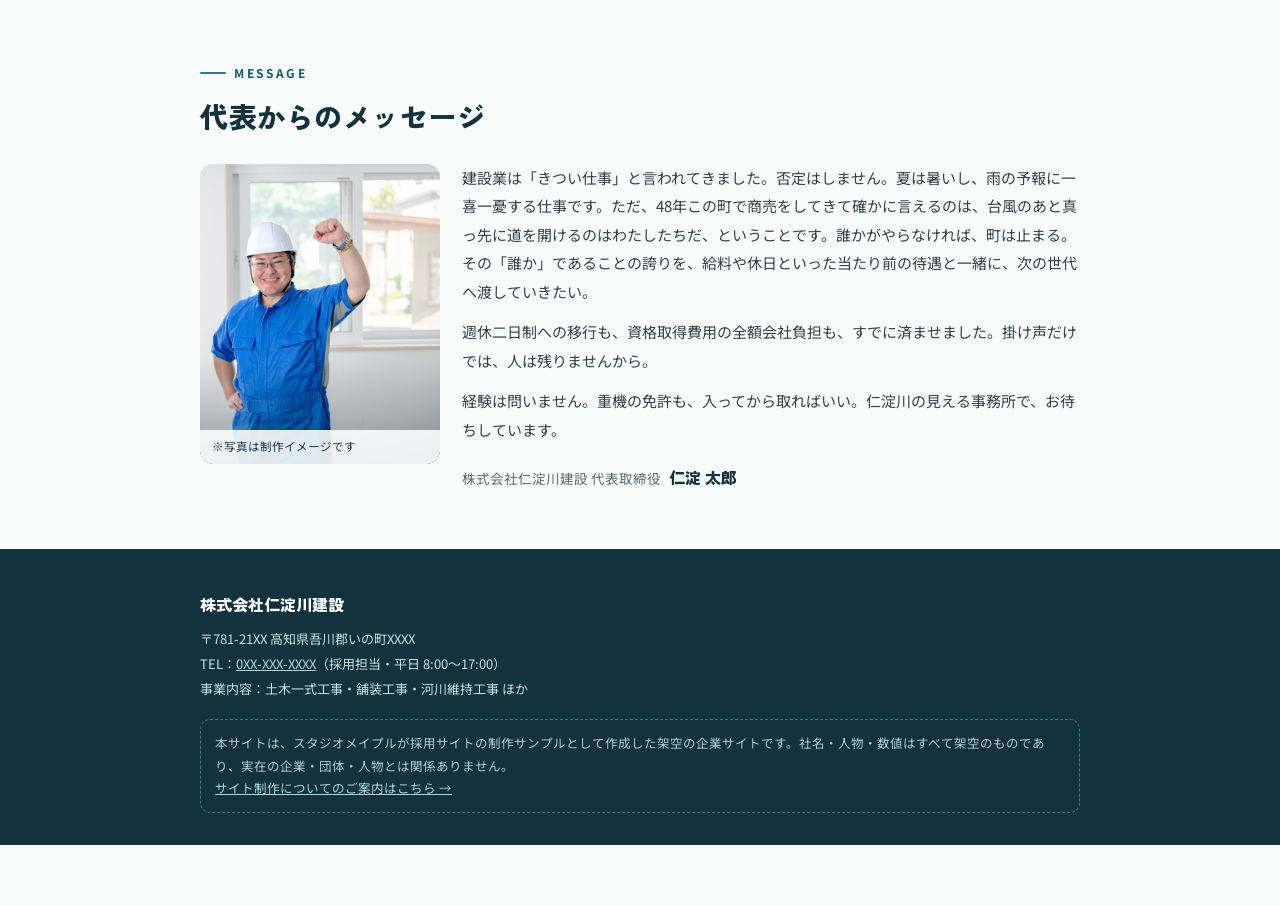
<file: sample/index.html>
<!DOCTYPE html>
<html lang="ja">
<head>
<meta charset="utf-8">
<meta name="viewport" content="width=device-width, initial-scale=1">
<meta name="robots" content="noindex, nofollow">
<title>採用サイト｜株式会社仁淀川建設（制作サンプル）</title>
<meta name="description" content="高知県いの町の総合建設会社・仁淀川建設（架空）の採用サイト制作サンプル。取材・撮影・応募フォームまで、スタジオメイプルが制作しました。">
<meta property="og:type" content="website">
<meta property="og:title" content="採用サイト｜株式会社仁淀川建設（制作サンプル）">
<meta property="og:description" content="高知県いの町の総合建設会社・仁淀川建設（架空）の採用サイト制作サンプル。取材・撮影・応募フォームまで、スタジオメイプルが制作しました。">
<meta property="og:url" content="https://studiomaple.jp/sample/">
<meta property="og:image" content="https://studiomaple.jp/sample/ogp.png">
<meta property="og:image:alt" content="株式会社仁淀川建設の採用サイト制作サンプル">
<meta property="og:site_name" content="株式会社仁淀川建設 採用サイト（制作サンプル）">
<meta name="twitter:card" content="summary_large_image">
<meta name="twitter:title" content="採用サイト｜株式会社仁淀川建設（制作サンプル）">
<meta name="twitter:description" content="高知県いの町の総合建設会社・仁淀川建設（架空）の採用サイト制作サンプル。取材・撮影・応募フォームまで、スタジオメイプルが制作しました。">
<meta name="twitter:image" content="https://studiomaple.jp/sample/ogp.png">
<link rel="canonical" href="https://studiomaple.jp/sample/">
<link rel="icon" type="image/png" href="favicon.png?v=2">
<link rel="apple-touch-icon" href="favicon.png?v=2">
<link rel="preconnect" href="https://fonts.googleapis.com">
<link rel="preconnect" href="https://fonts.gstatic.com" crossorigin>
<link href="https://fonts.googleapis.com/css2?family=Zen+Kaku+Gothic+New:wght@700;900&family=Noto+Sans+JP:wght@400;700&display=swap" rel="stylesheet">
<link rel="stylesheet" href="style.css?v=2">
</head>
<body>
<a class="skip" href="#main">本文へスキップ</a>

<header class="site-header">
  <div class="header-in">
    <a class="brand" href="index.html" aria-label="仁淀川建設 採用サイト トップ">
      <svg class="brand-mark" viewBox="0 0 40 40" aria-hidden="true">
        <rect width="40" height="40" rx="9" fill="#15839f"/>
        <path d="M6 25c5-6 9 2 14-3s9 1 14-4" fill="none" stroke="#fff" stroke-width="3" stroke-linecap="round"/>
        <path d="M6 32c5-6 9 2 14-3s9 1 14-4" fill="none" stroke="#a8d8e4" stroke-width="2.4" stroke-linecap="round"/>
      </svg>
      <span class="brand-name">仁淀川建設<small>RECRUITING SITE</small></span>
    </a>
    <nav class="gnav" aria-label="サイト内メニュー">
      <a href="index.html" aria-current="page">トップ</a>
      <a href="work.html">仕事内容</a>
      <a href="voices.html">社員の声</a>
    </nav>
    <a class="header-cta" href="recruit.html">募集要項</a>
  </div>
</header>

<main id="main">
  <section class="hero">
    <div class="hero-slides" aria-hidden="true">
      <img class="hero-photo hero-photo-team is-active" src="images/hero-team.jpg" alt="">
      <img class="hero-photo hero-photo-road" src="images/hero-road.jpg" alt="">
      <img class="hero-photo hero-photo-earthwork" src="images/hero-earthwork.jpg" alt="">
    </div>
    <div class="hero-in">
      <p class="eyebrow">NIYODOGAWA KENSETSU RECRUITING</p>
      <h1>あなたが今日直した道を、<br>あした、誰かが渡っていく。</h1>
      <p>仁淀川のほとりで48年。わたしたちは、いの町とその周辺の道路・河川・農地をつくり、直し、守ってきた総合建設会社です。次の48年を一緒につくる仲間を、経験の有無を問わず募集しています。</p>
      <div class="hero-cta">
        <a class="btn btn-accent" href="recruit.html">募集要項を見る</a>
        <a class="btn btn-ghost" href="voices.html">先輩の話を聞く</a>
      </div>
    </div>
  </section>
  <svg class="river" viewBox="0 0 1200 34" preserveAspectRatio="none" aria-hidden="true"><path d="M0 20 C200 4 380 32 600 18 S1000 6 1200 22 V34 H0 Z" fill="currentColor"/></svg>

  <section class="section">
    <div class="section-in">
      <p class="sec-label">ABOUT US</p>
      <h2>数字で見る、仁淀川建設</h2>
      <p class="lede">大きな会社ではありません。そのぶん、一人ひとりの仕事が町の風景に残ります。</p>
      <div class="stats">
        <div class="stat"><b>48<small>年</small></b><span>創業1978年・いの町</span></div>
        <div class="stat"><b>35<small>名</small></b><span>従業員数（平均年齢44歳）</span></div>
        <div class="stat"><b>120<small>件</small></b><span>年間施工件数（公共工事中心）</span></div>
        <div class="stat"><b>8<small>名</small></b><span>直近5年の中途入社</span></div>
      </div>
      <div class="cert">
  <svg class="cert-mark" viewBox="0 0 64 64" aria-hidden="true">
    <circle cx="32" cy="32" r="29" fill="none" stroke="#15839f" stroke-width="2.5"/>
    <circle cx="32" cy="32" r="23" fill="#eaf4f6"/>
    <path d="M21 33l7 7 15-16" fill="none" stroke="#0c5b70" stroke-width="4"
          stroke-linecap="round" stroke-linejoin="round"/>
  </svg>
  <div>
    <p class="cert-name">高知県ワーク・ライフ・バランス推進企業認証</p>
    <p class="cert-note">週休二日制への移行、有給取得率78%、資格取得費用の全額会社負担。
      掛け声ではなく、制度として整えました。</p>
  </div>
</div>
    </div>
  </section>

  <section class="section tint">
    <div class="section-in">
      <p class="sec-label">CONTENTS</p>
      <h2>働く前に、知ってほしいこと</h2>
      <div class="cards">
        <a class="card" href="work.html">
          <h3>仕事内容と1日の流れ</h3>
          <p>朝7時半の点呼から17時の帰所まで。土木の現場の実際と、未経験からの成長ステップ。</p>
          <span class="more">くわしく見る →</span>
        </a>
        <a class="card" href="voices.html">
          <h3>社員の声</h3>
          <p>いの町育ちの3年目、大阪からUターンした現場監督、二児の母の土木職。3人の本音インタビュー。</p>
          <span class="more">くわしく見る →</span>
        </a>
        <a class="card" href="recruit.html">
          <h3>募集要項・応募</h3>
          <p>正社員（土木作業員・現場監督候補）。給与、休日、資格取得支援の詳細と応募フォーム。</p>
          <span class="more">くわしく見る →</span>
        </a>
      </div>
    </div>
  </section>
  <svg class="river on-mist" viewBox="0 0 1200 34" preserveAspectRatio="none" aria-hidden="true"><path d="M0 20 C200 4 380 32 600 18 S1000 6 1200 22 V0 H0 Z" fill="currentColor"/></svg>

  <section class="section">
    <div class="section-in">
      <p class="sec-label">MESSAGE</p>
      <h2>代表からのメッセージ</h2>
      <div class="message">
        <figure class="photo portrait photo-real representative-photo">
          <img src="images/representative-image.jpg" alt="地域の建設会社で働く代表者のイメージ" loading="lazy">
          <figcaption>※写真は制作イメージです</figcaption>
        </figure>
        <div>
          <p>建設業は「きつい仕事」と言われてきました。否定はしません。夏は暑いし、雨の予報に一喜一憂する仕事です。ただ、48年この町で商売をしてきて確かに言えるのは、台風のあと真っ先に道を開けるのはわたしたちだ、ということです。誰かがやらなければ、町は止まる。その「誰か」であることの誇りを、給料や休日といった当たり前の待遇と一緒に、次の世代へ渡していきたい。</p>
          <p>週休二日制への移行も、資格取得費用の全額会社負担も、すでに済ませました。掛け声だけでは、人は残りませんから。</p>
          <p>経験は問いません。重機の免許も、入ってから取ればいい。仁淀川の見える事務所で、お待ちしています。</p>
          <p class="sign">株式会社仁淀川建設 代表取締役<b>仁淀 太郎</b></p>
        </div>
      </div>
    </div>
  </section>
</main>
<footer class="site-footer">
  <div class="footer-in">
    <p class="fbrand">株式会社仁淀川建設</p>
    <p>〒781-21XX 高知県吾川郡いの町XXXX<br>
       TEL：<a href="tel:0XXXXXXXXX">0XX-XXX-XXXX</a>（採用担当・平日 8:00〜17:00）<br>
       事業内容：土木一式工事・舗装工事・河川維持工事 ほか</p>
    <p class="disclaimer">本サイトは、スタジオメイプルが採用サイトの制作サンプルとして作成した架空の企業サイトです。社名・人物・数値はすべて架空のものであり、実在の企業・団体・人物とは関係ありません。<br><a href="about.html">サイト制作についてのご案内はこちら →</a></p>
  </div>
</footer>

<div class="sample-banner" role="complementary" aria-label="制作サンプルのご案内">
  <span class="tag">制作サンプル</span>
  <span class="msg">このような採用サイトを、県の補助金を使って制作できる場合があります。</span>
  <a class="banner-cta" href="about.html">制作と補助金のご案内を見る →</a>
</div>

<script src="site.js"></script>
</body>
</html>
</file>
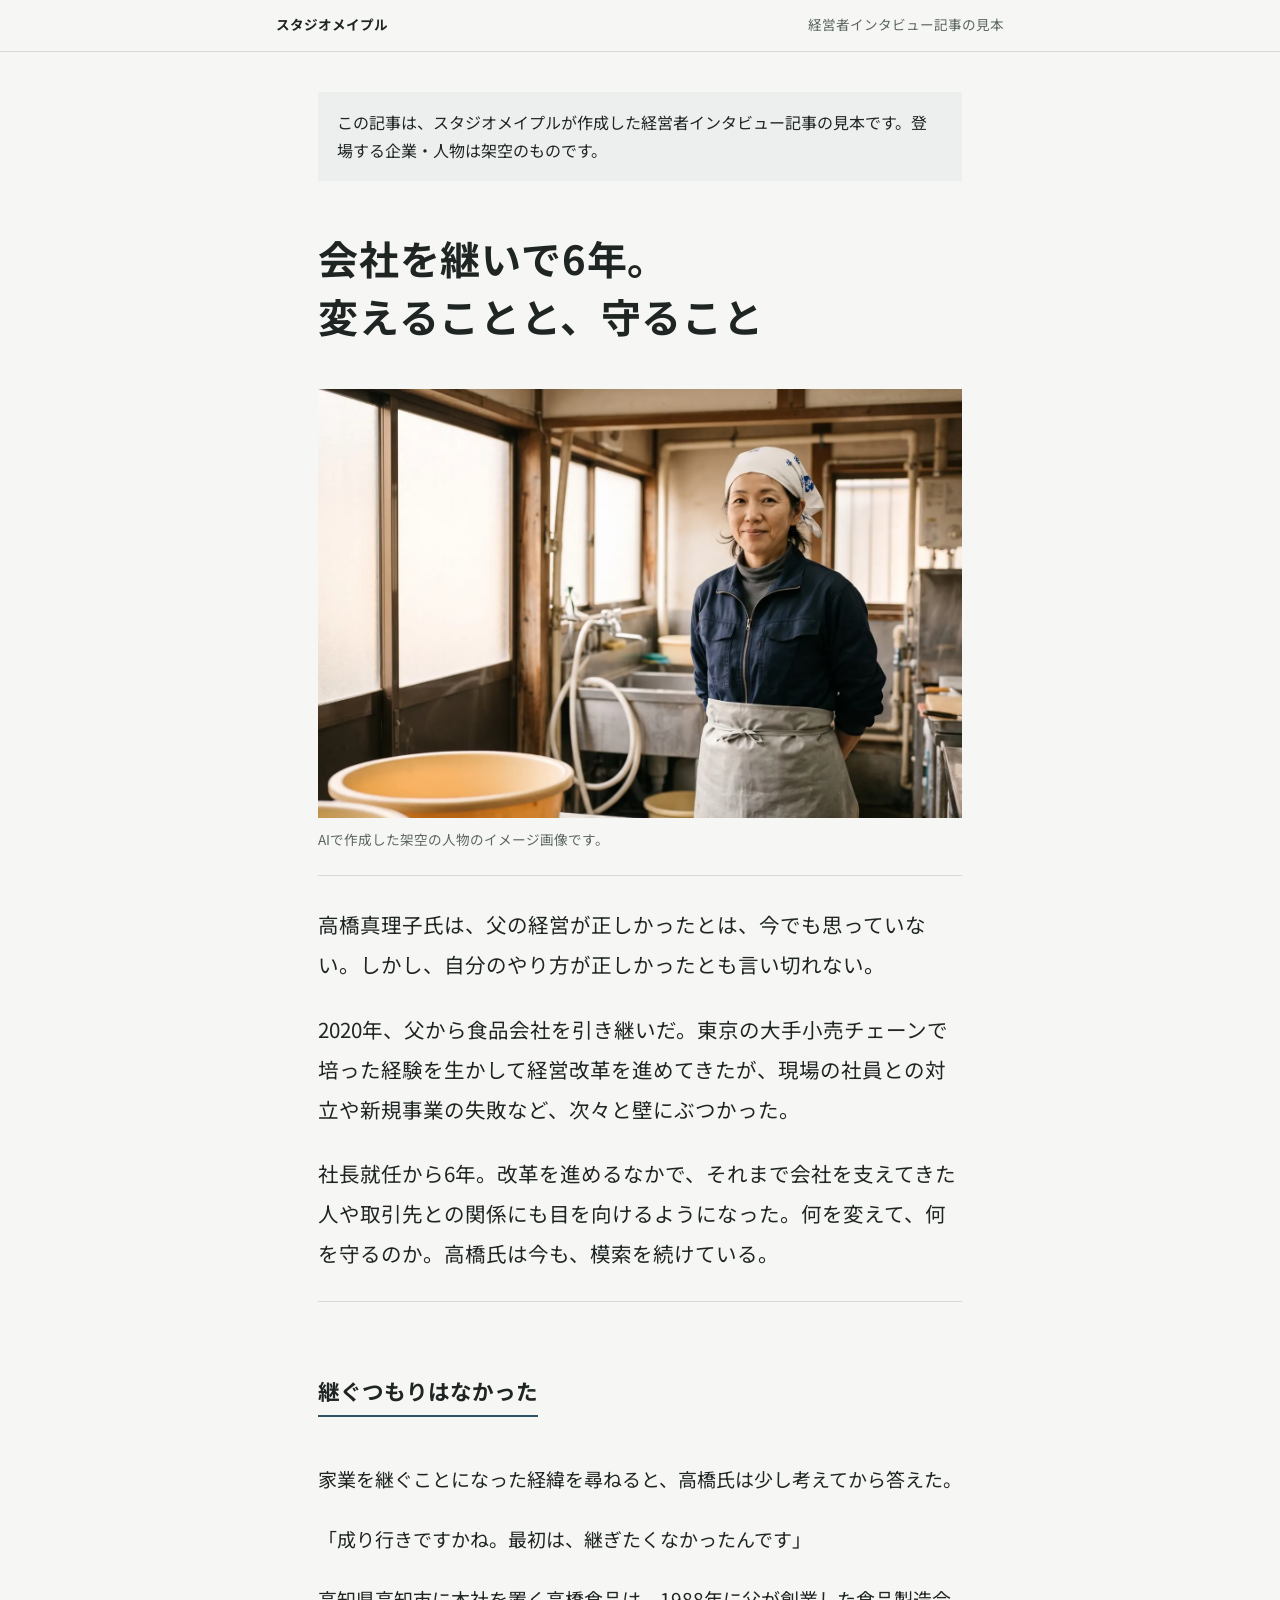
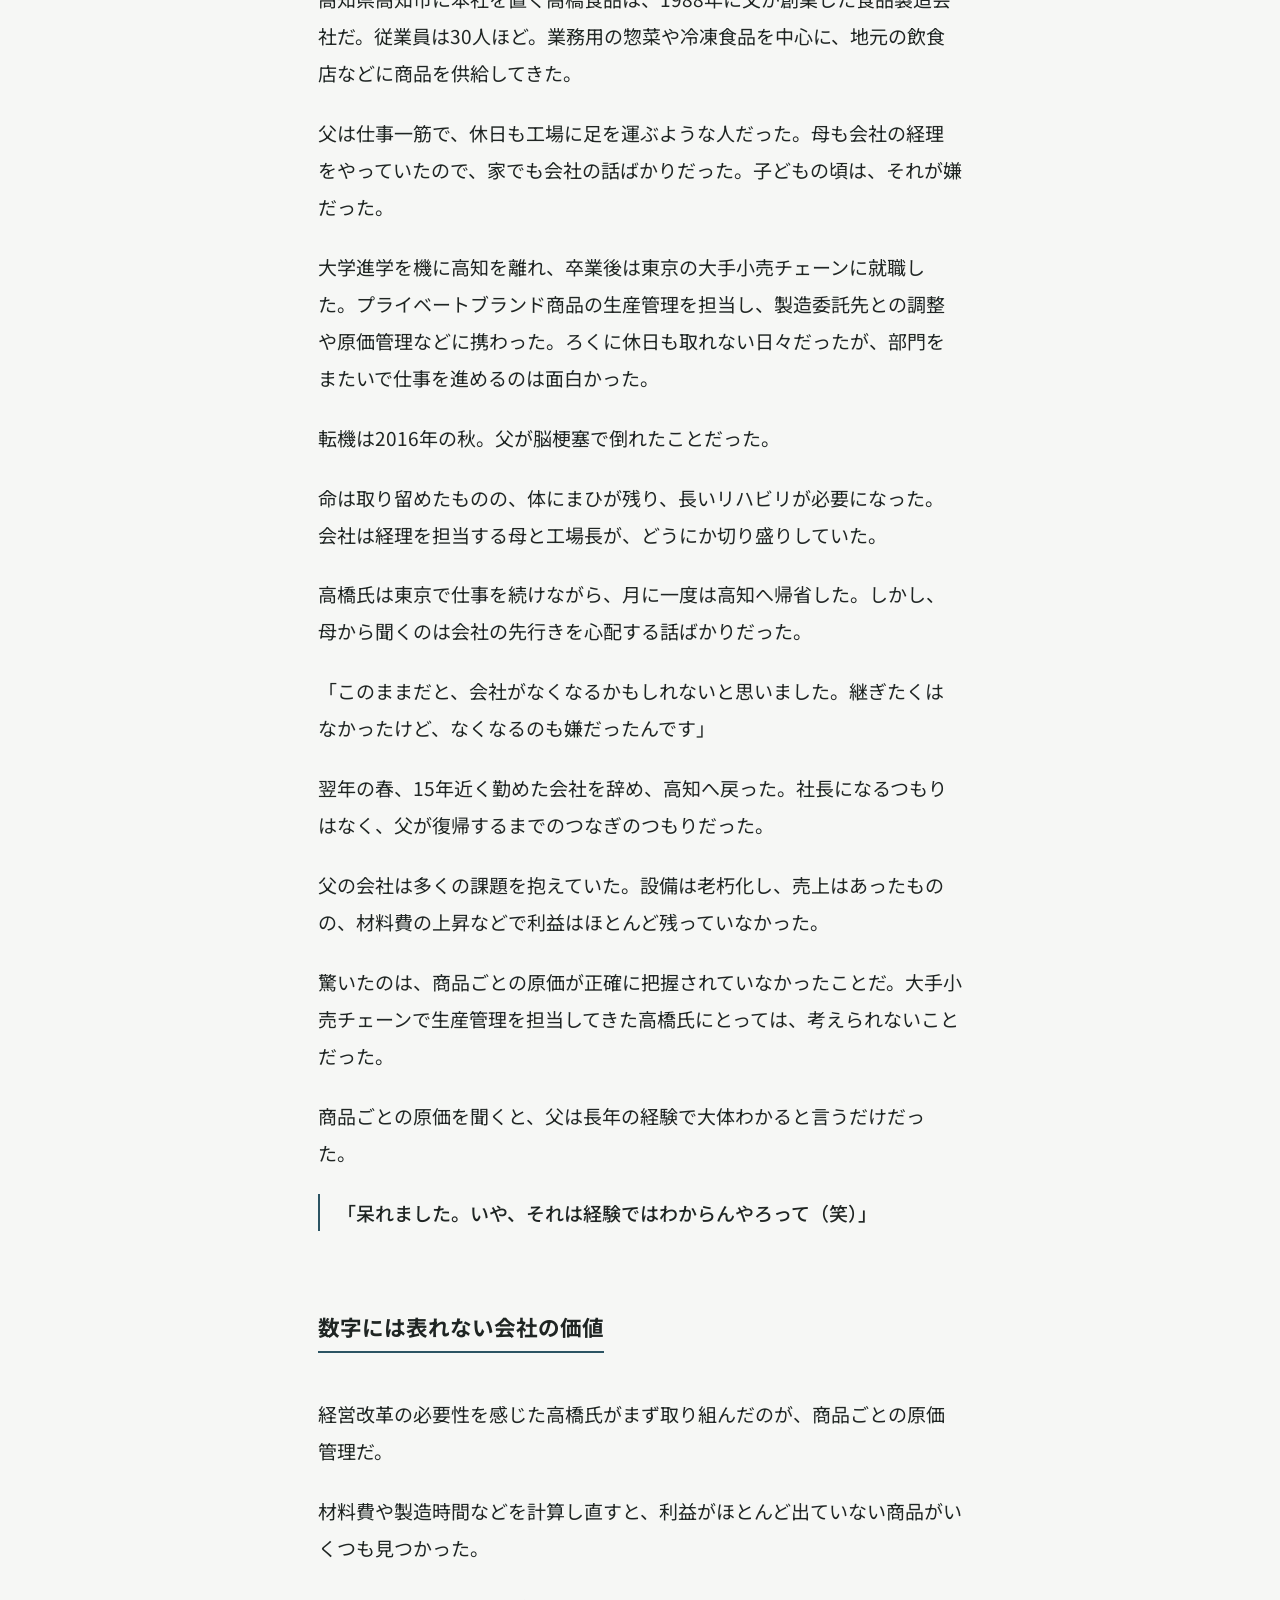
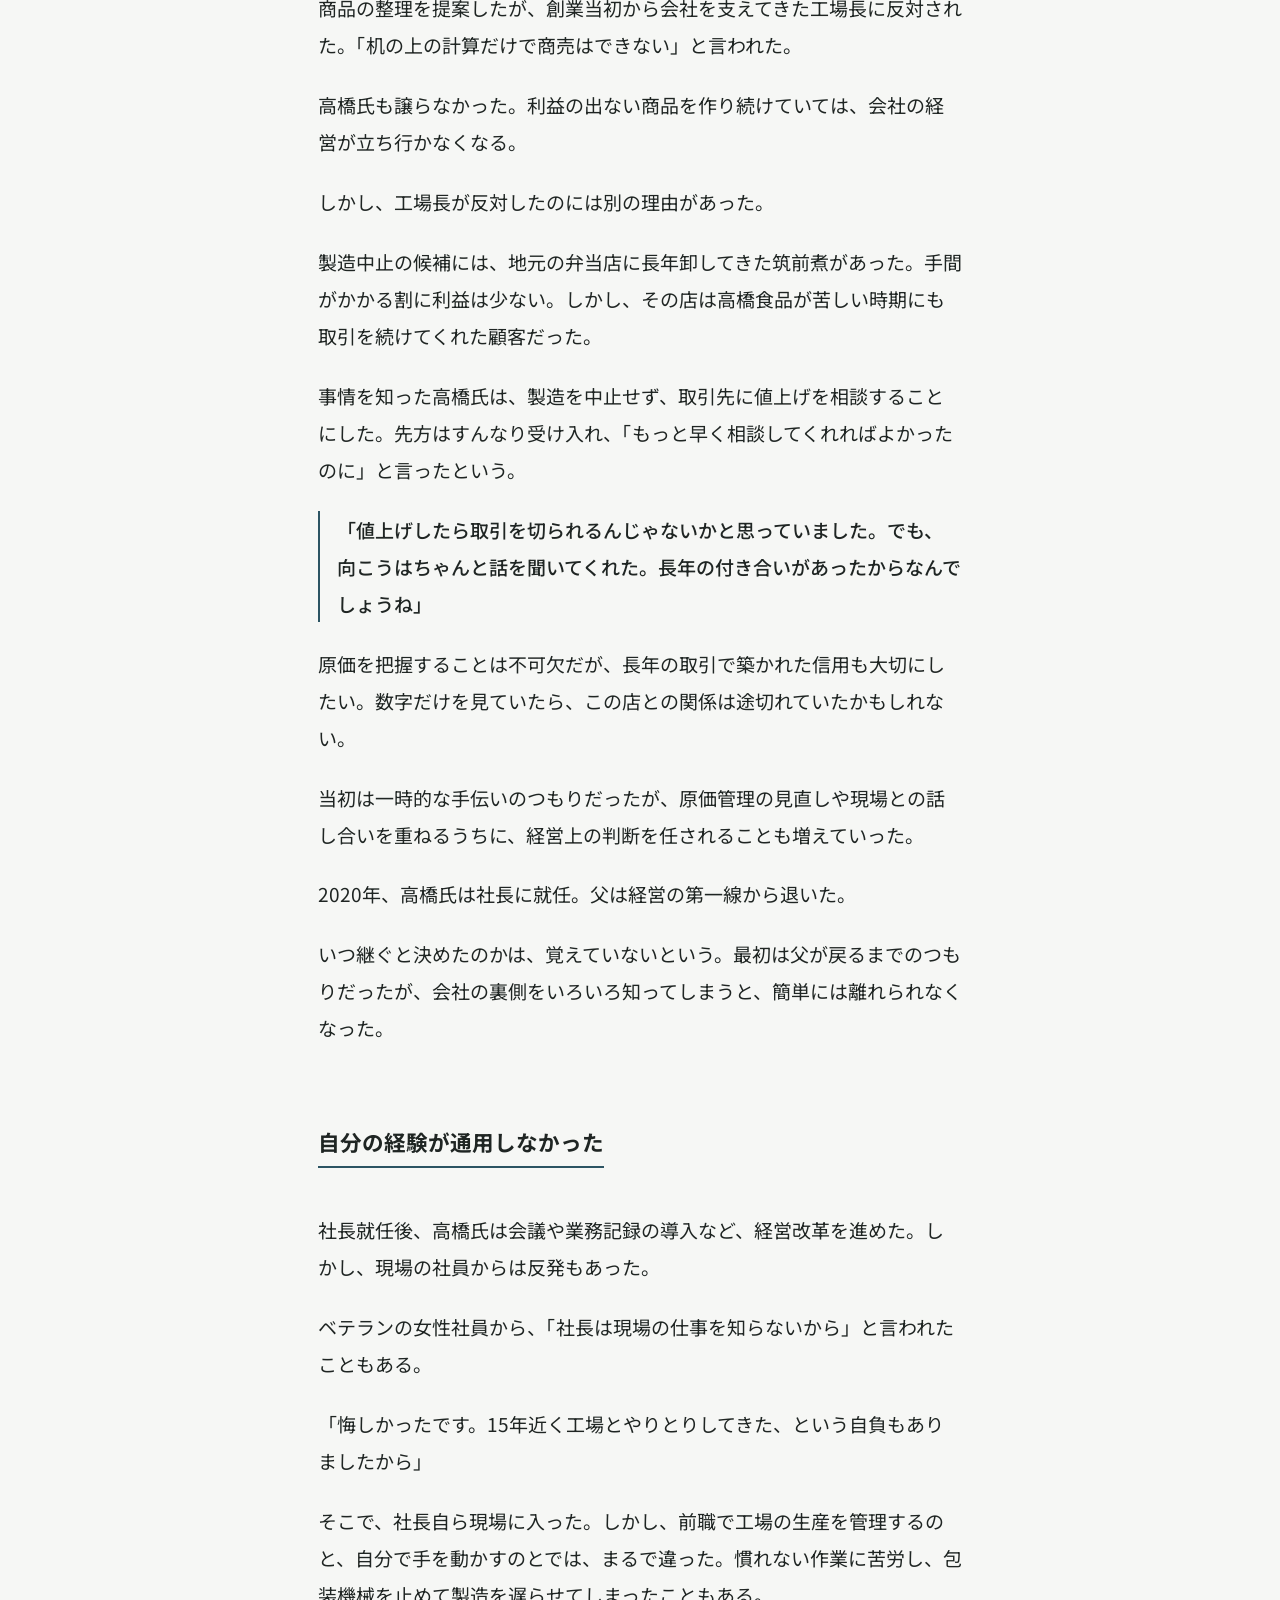
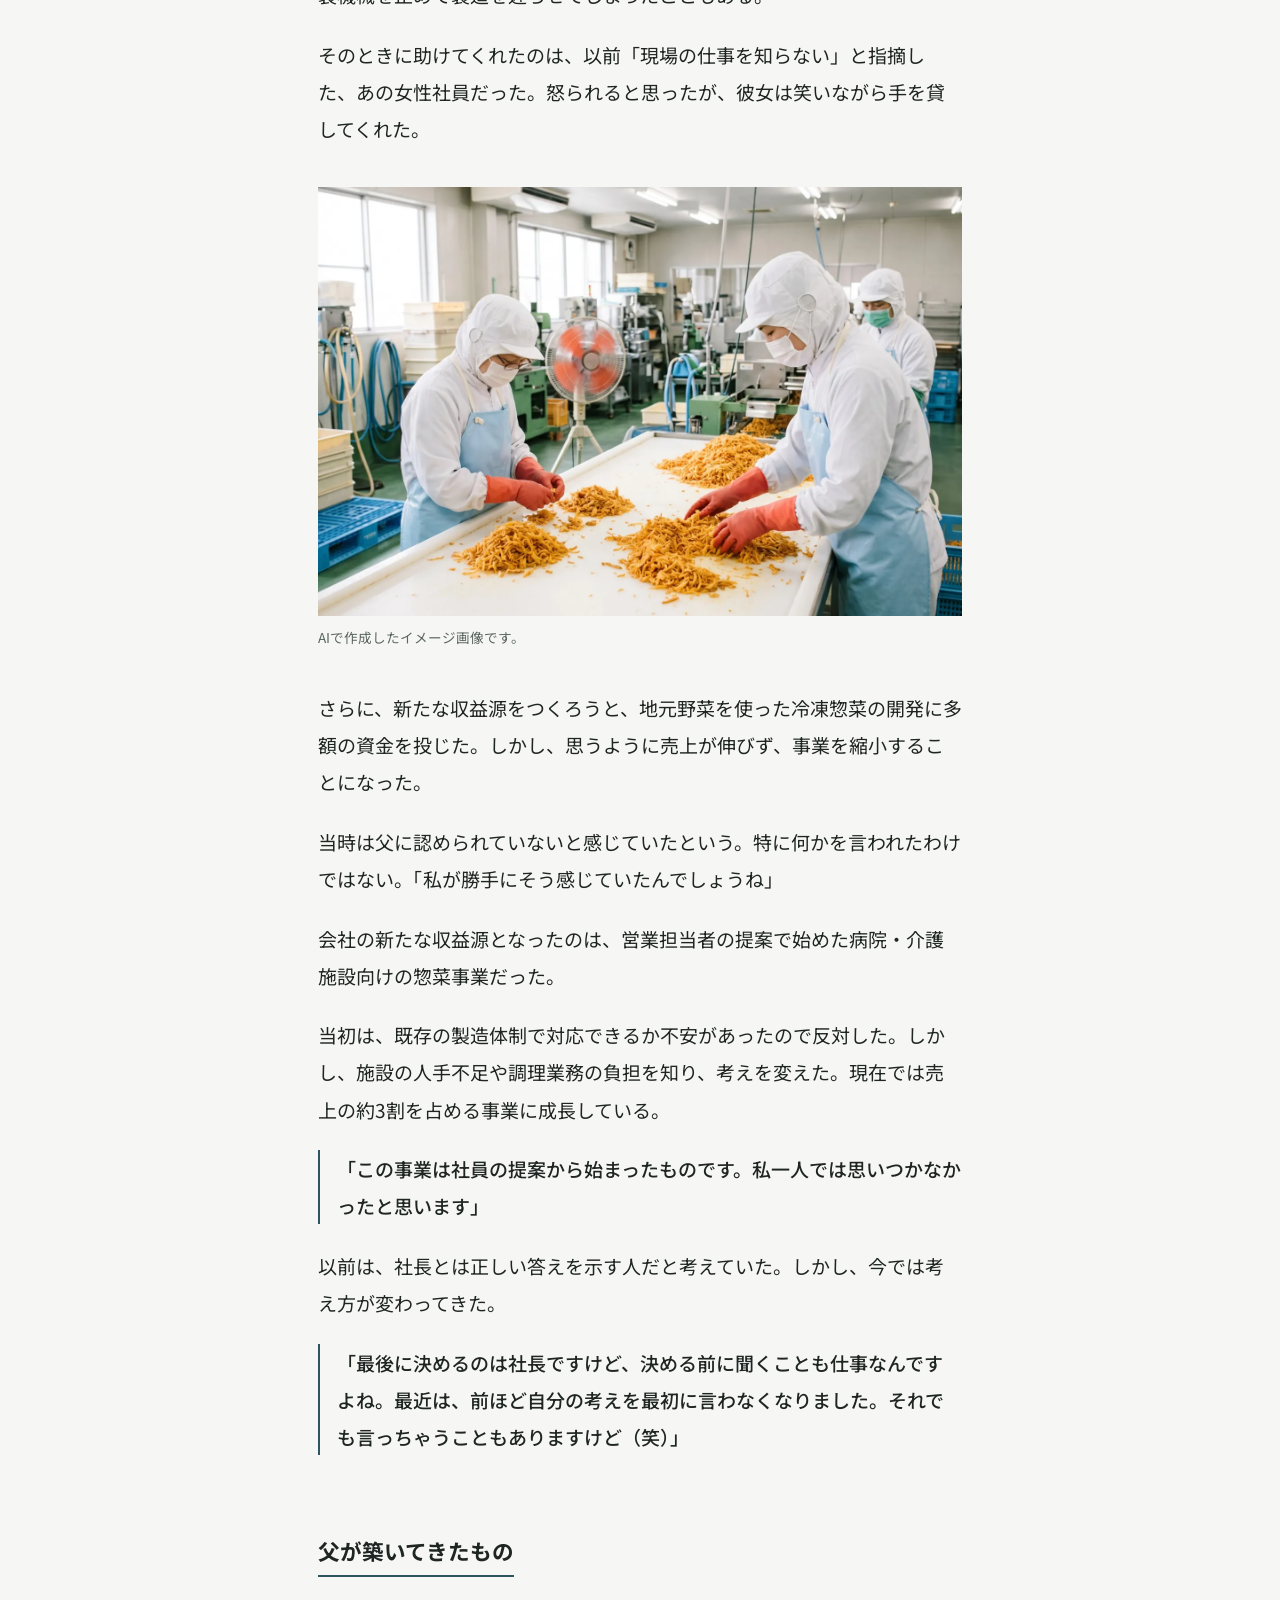
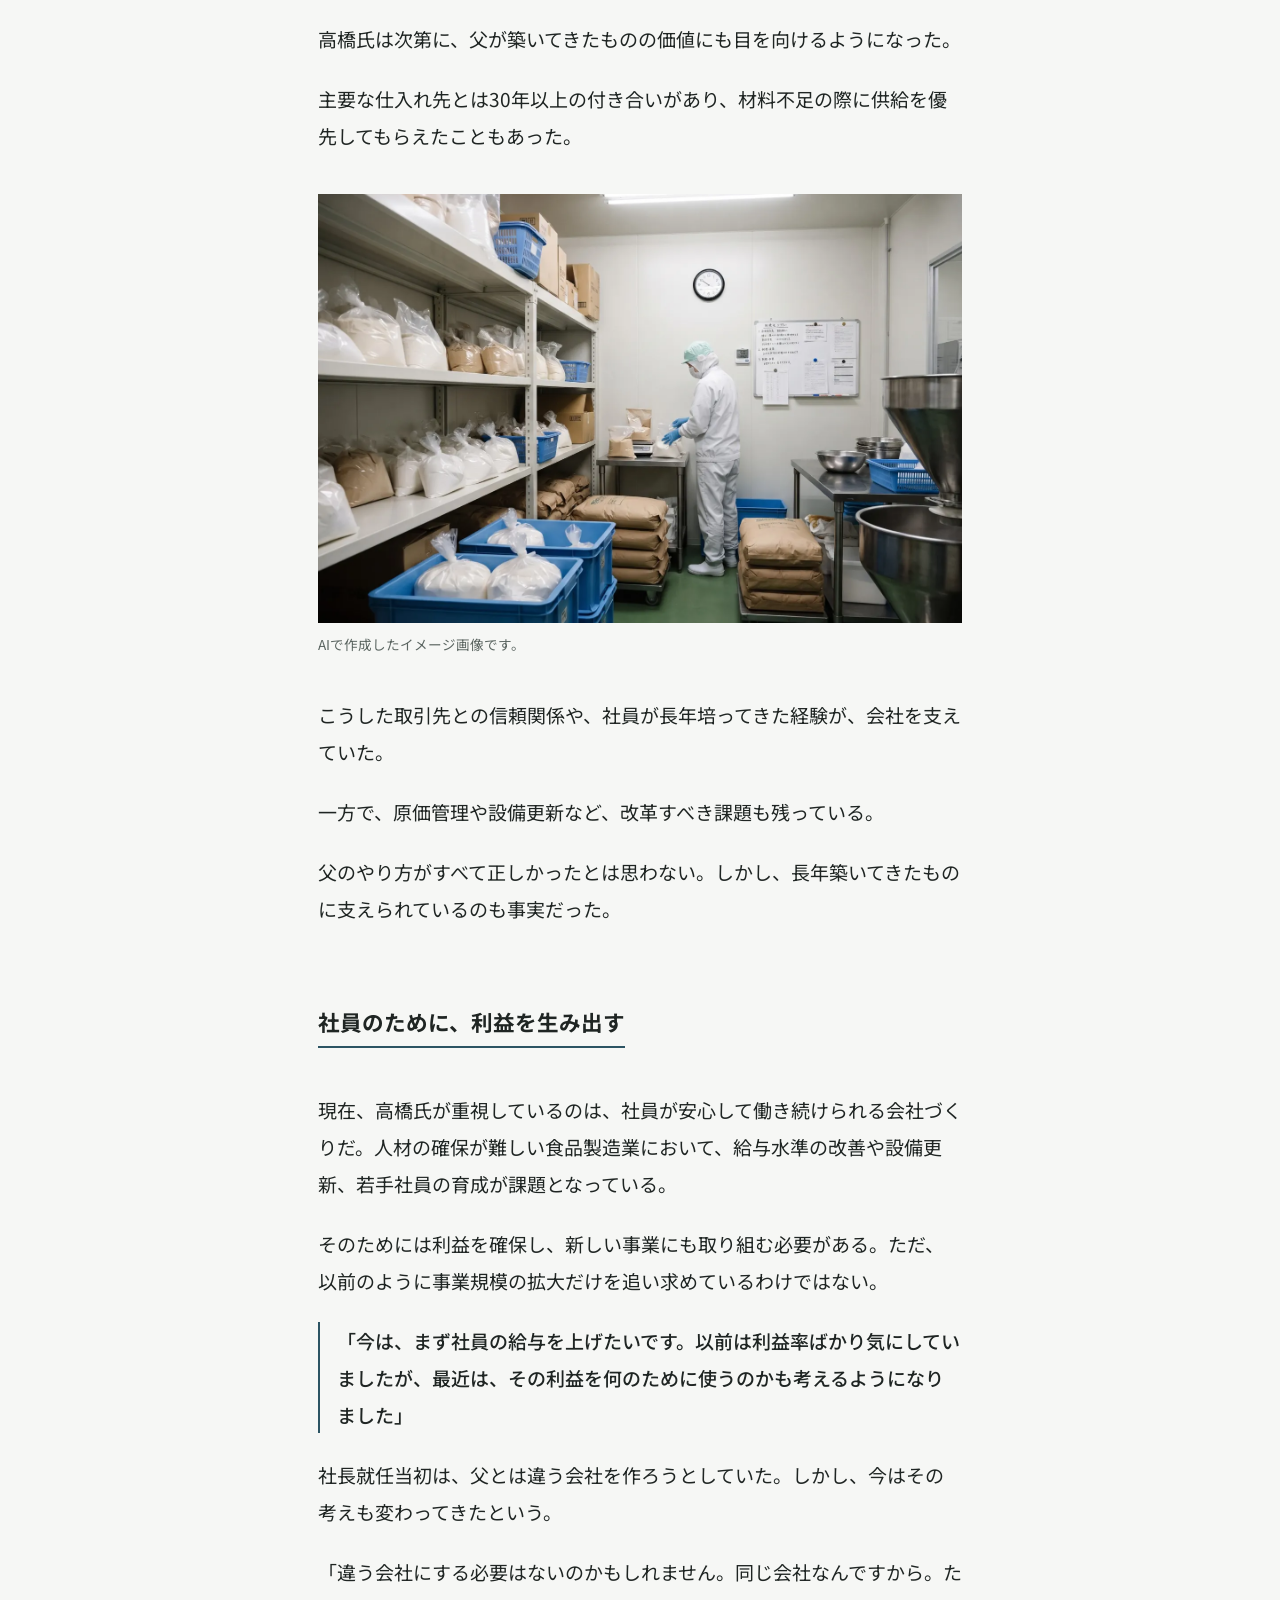
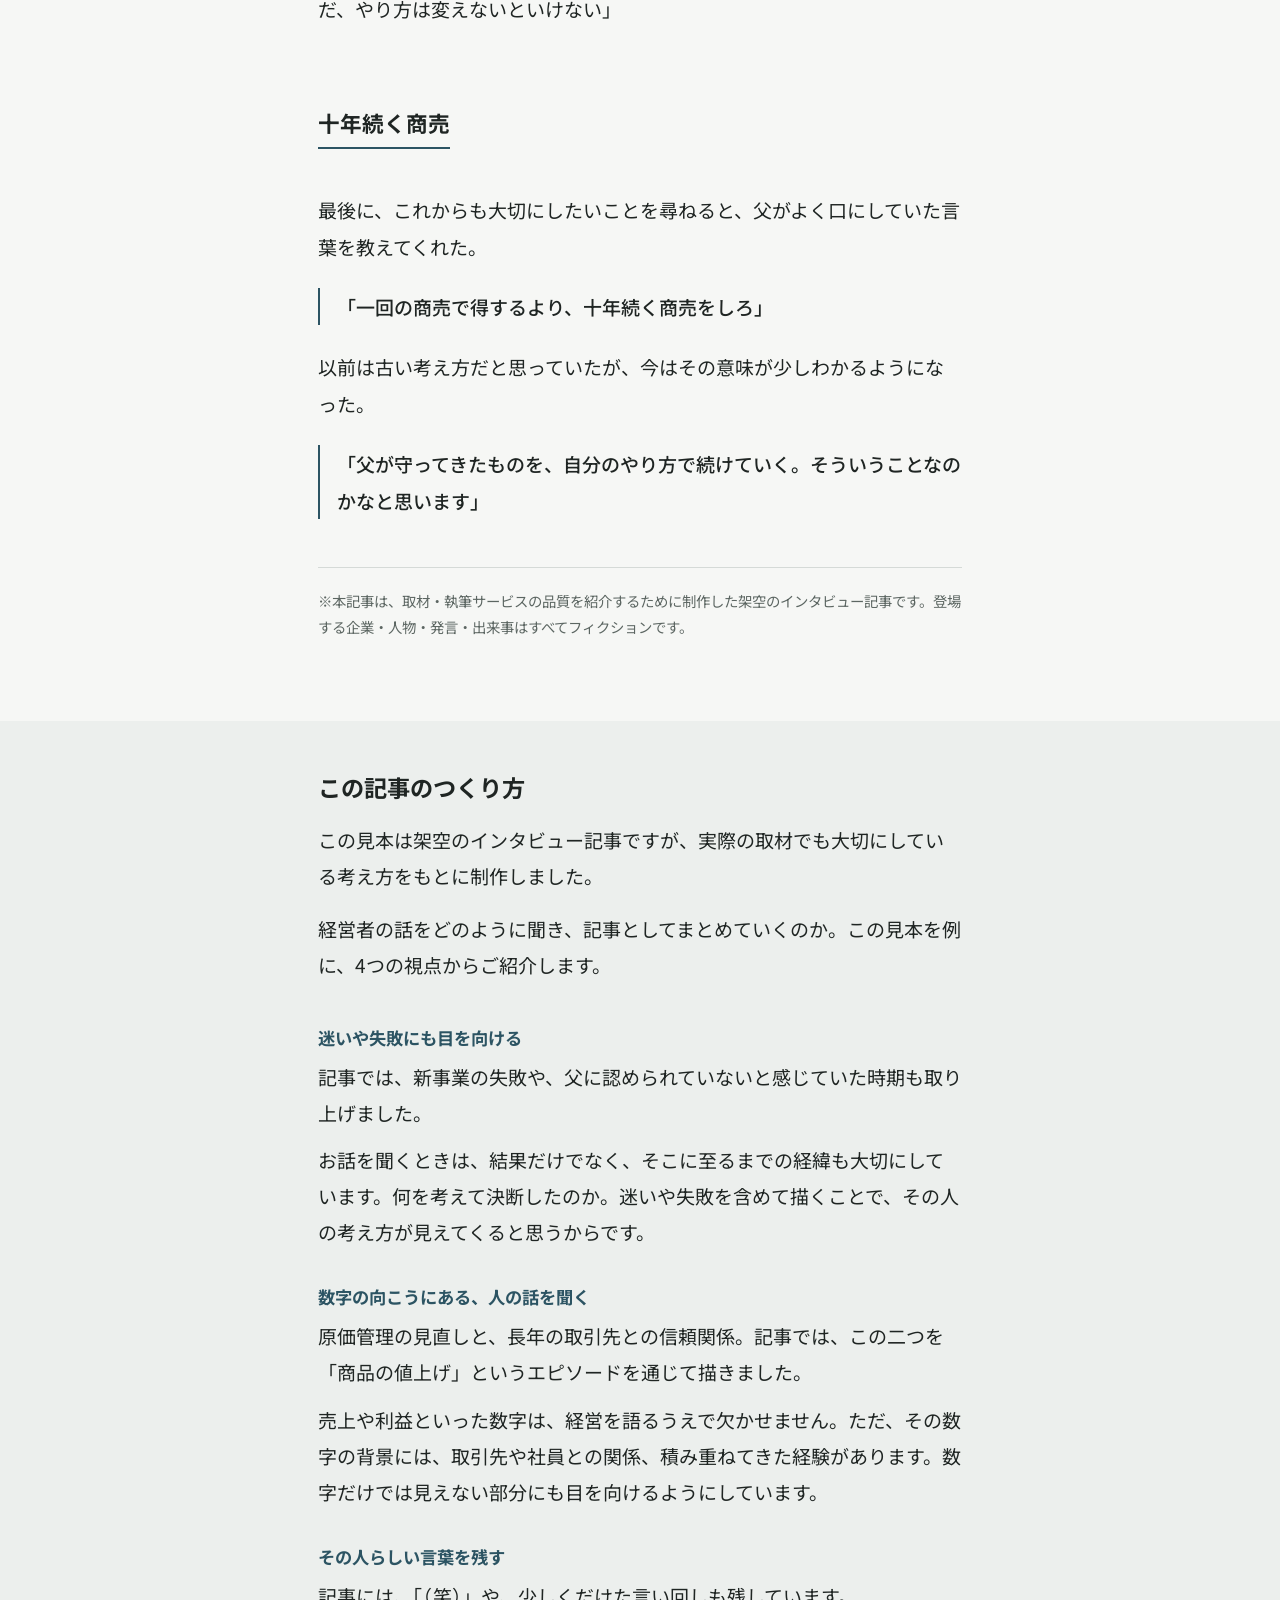
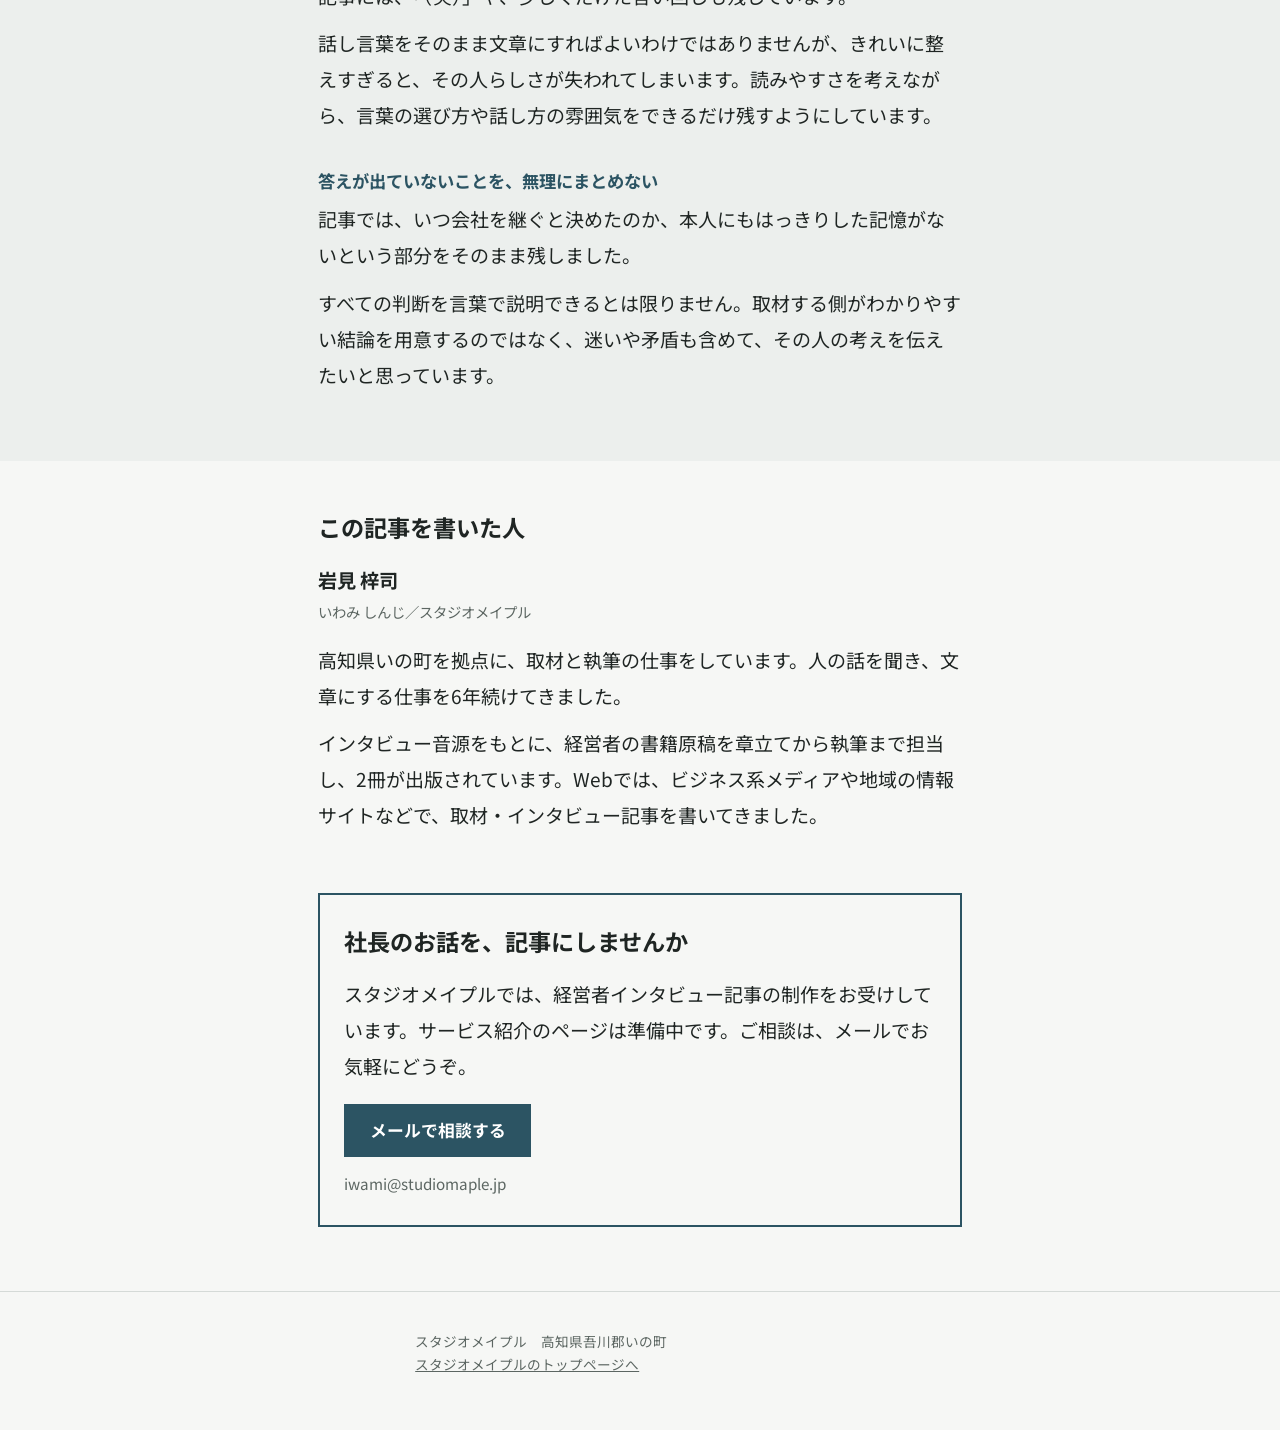
<file: interview/sample/index.html>
<!DOCTYPE html>
<html lang="ja">
<head>
<meta charset="utf-8">
<meta name="viewport" content="width=device-width, initial-scale=1, viewport-fit=cover">
<title>会社を継いで6年。変えることと、守ること｜経営者インタビュー記事の見本｜スタジオメイプル</title>
<meta name="description" content="スタジオメイプルが作成した経営者インタビュー記事の見本です。登場する企業・人物は架空のものです。">
<link rel="preconnect" href="https://fonts.googleapis.com">
<link rel="preconnect" href="https://fonts.gstatic.com" crossorigin>
<link href="https://fonts.googleapis.com/css2?family=Noto+Sans+JP:wght@400;500;700&display=swap" rel="stylesheet">
<style>
:root {
  color-scheme: light;
  --paper: #F6F7F5;
  --ink: #1F2523;
  --muted: #5C6662;
  --accent: #2C5463;
  --rule: #D5DAD7;
  --panel: #ECEFED;
  --button-ink: #FFFFFF;
  --sans: "Noto Sans JP", "Hiragino Sans", "Hiragino Kaku Gothic ProN", "Yu Gothic", "Meiryo", sans-serif;
  box-sizing: border-box;
  padding-top: env(safe-area-inset-top, 0px);
  padding-bottom: env(safe-area-inset-bottom, 0px);
}
@media (prefers-color-scheme: dark) {
  :root:not([data-theme="light"]) {
    color-scheme: dark;
    --paper: #161A19;
    --ink: #E3E7E5;
    --muted: #9BA5A1;
    --accent: #8FB7C4;
    --rule: #2E3533;
    --panel: #1E2321;
    --button-ink: #10181B;
  }
}
:root[data-theme="dark"] {
  color-scheme: dark;
  --paper: #161A19;
  --ink: #E3E7E5;
  --muted: #9BA5A1;
  --accent: #8FB7C4;
  --rule: #2E3533;
  --panel: #1E2321;
  --button-ink: #10181B;
}
*, *::before, *::after { box-sizing: inherit; }
html { scroll-padding-top: env(safe-area-inset-top, 0px); -webkit-text-size-adjust: 100%; }
body {
  margin: 0;
  background: var(--paper);
  color: var(--ink);
  font-family: var(--sans);
  font-size: 18px;
  line-height: 1.95;
  font-feature-settings: "palt" 0;
}
@media (min-width: 720px) { body { font-size: 19px; } }

a { color: var(--accent); }
a:focus-visible, .button:focus-visible {
  outline: 3px solid var(--accent);
  outline-offset: 3px;
}

.wrap {
  width: 100%;
  max-width: 36em;
  margin: 0 auto;
  padding: 0 1.25rem;
}

/* サイト名の帯 */
.site-bar {
  font-family: var(--sans);
  font-size: 0.85rem;
  line-height: 1.6;
  border-bottom: 1px solid var(--rule);
}
.site-bar .wrap {
  display: flex;
  justify-content: space-between;
  align-items: center;
  gap: 1rem;
  padding-top: 0.9rem;
  padding-bottom: 0.9rem;
  max-width: 48rem;
}
.site-bar a { color: var(--ink); text-decoration: none; font-weight: 700; }
.site-bar a:hover { text-decoration: underline; }
.site-bar span { color: var(--muted); }

/* 冒頭の案内 */
.notice {
  font-family: var(--sans);
  font-size: 1rem;
  line-height: 1.8;
  background: var(--panel);
  padding: 1rem 1.2rem;
  margin: 2.5rem 0 0;
}
.notice p { margin: 0; }

/* 記事の見出し部分 */
.article-head { padding: 3rem 0 1rem; }
.article-head h1 {
  font-size: clamp(1.75rem, 6vw, 2.5rem);
  font-weight: 700;
  line-height: 1.45;
  letter-spacing: 0.02em;
  margin: 0 0 1.25rem;
  text-wrap: balance;
}
.article-head .subtitle {
  font-size: 1.05rem;
  line-height: 1.8;
  color: var(--muted);
  margin: 0;
}

/* 冒頭の写真 */
.eyecatch { margin: 0.5rem 0 0; }
.photo { margin: 2.5rem 0; }
.eyecatch img, .photo img {
  display: block;
  width: 100%;
  max-width: 100%;
  height: auto;
  aspect-ratio: 3 / 2;
  object-fit: cover;
  background: var(--panel);
}
.eyecatch figcaption, .photo figcaption {
  font-size: 0.85rem;
  line-height: 1.7;
  color: var(--muted);
  margin-top: 0.6rem;
}

.nw { display: inline-block; }

/* 本文 */
article { padding-bottom: 2rem; }
.lead {
  font-size: 1.08em;
  border-top: 1px solid var(--rule);
  border-bottom: 1px solid var(--rule);
  padding: 1.75rem 0;
  margin: 1.5rem 0 1rem;
}
.lead p:first-child { margin-top: 0; }
.lead p:last-child { margin-bottom: 0; }
article p { margin: 1.2em 0; }
/* 談話（セリフ）の段落を少しだけ目立たせる */
article p.voice {
  font-weight: 500;
  padding-left: 0.9em;
  border-left: 2px solid var(--accent);
}
article h2 {
  font-size: 1.35rem;
  font-weight: 700;
  line-height: 1.6;
  margin: 3.5rem 0 1.25rem;
  padding-bottom: 0.4rem;
  border-bottom: 2px solid var(--accent);
  display: inline-block;
}

.endnote {
  font-family: var(--sans);
  font-size: 0.9rem;
  line-height: 1.8;
  color: var(--muted);
  border-top: 1px solid var(--rule);
  padding-top: 1.25rem;
  margin-top: 3rem;
}

/* この記事のつくり方 */
.making {
  background: var(--panel);
  font-family: var(--sans);
  line-height: 1.9;
  padding: 3rem 0 3.5rem;
  margin-top: 2rem;
}
.making h2, .author h2, .next h2 {
  font-family: var(--sans);
  font-size: 1.45rem;
  line-height: 1.6;
  margin: 0 0 1rem;
}
.making .intro { margin: 0 0 1rem; }
.making .intro + h3 { margin-top: 2.5rem; }
.making h3 {
  font-size: 1.08rem;
  font-weight: 700;
  line-height: 1.7;
  margin: 2rem 0 0.4rem;
  color: var(--accent);
}
.making h3 + p { margin-top: 0; }
.making p { margin: 0.6em 0; }

/* 書いた人 */
.author {
  font-family: var(--sans);
  line-height: 1.9;
  padding: 3rem 0 1rem;
}
.author .name {
  font-family: var(--sans);
  font-size: 1.2rem;
  font-weight: 700;
  margin: 0;
}
.author .reading {
  font-size: 0.9rem;
  color: var(--muted);
  margin: 0 0 1rem;
}
.author p { margin: 0.6em 0; }

/* サービス紹介への案内 */
.next {
  font-family: var(--sans);
  line-height: 1.9;
  padding: 2rem 0 4rem;
}
.next .box {
  border: 2px solid var(--accent);
  padding: 1.75rem 1.5rem;
}
.next p { margin: 0 0 1.25rem; }
.button {
  display: inline-block;
  background: var(--accent);
  color: var(--button-ink);
  font-weight: 700;
  font-size: 1.05rem;
  text-decoration: none;
  padding: 0.85rem 1.6rem;
  line-height: 1.5;
}
.button:hover { opacity: 0.9; }
.next .mail-address { margin: 0.75rem 0 0; font-size: 0.95rem; color: var(--muted); }

footer {
  font-family: var(--sans);
  font-size: 0.85rem;
  color: var(--muted);
  border-top: 1px solid var(--rule);
  padding: 1.5rem 0 2.5rem;
  line-height: 1.7;
}
footer a { color: var(--muted); }

@media (prefers-reduced-motion: reduce) {
  * { transition: none !important; animation: none !important; }
}
</style>
</head>
<body>

<header class="site-bar">
  <div class="wrap">
    <a href="https://jive6.github.io/StudioMaple/">スタジオメイプル</a>
    <span>経営者インタビュー記事の見本</span>
  </div>
</header>

<main>
  <div class="wrap">
    <div class="notice">
      <p>この記事は、スタジオメイプルが作成した経営者インタビュー記事の見本です。登場する企業・人物は架空のものです。</p>
    </div>

    <div class="article-head">
      <h1><span class="nw">会社を継いで6年。</span><span class="nw">変えることと、守ること</span></h1>
    </div>

    <figure class="eyecatch">
      <img src="[data-uri]" alt="架空の高橋真理子社長をイメージした人物写真" width="1450" height="972">
      <figcaption>AIで作成した架空の人物のイメージ画像です。</figcaption>
    </figure>

    <article>
      <div class="lead">
        <p>高橋真理子氏は、父の経営が正しかったとは、今でも思っていない。しかし、自分のやり方が正しかったとも言い切れない。</p>
        <p>2020年、父から食品会社を引き継いだ。東京の大手小売チェーンで培った経験を生かして経営改革を進めてきたが、現場の社員との対立や新規事業の失敗など、次々と壁にぶつかった。</p>
        <p>社長就任から6年。改革を進めるなかで、それまで会社を支えてきた人や取引先との関係にも目を向けるようになった。何を変えて、何を守るのか。高橋氏は今も、模索を続けている。</p>
      </div>

      <h2>継ぐつもりはなかった</h2>
      <p>家業を継ぐことになった経緯を尋ねると、高橋氏は少し考えてから答えた。</p>
      <p>「成り行きですかね。最初は、継ぎたくなかったんです」</p>
      <p>高知県高知市に本社を置く高橋食品は、1988年に父が創業した食品製造会社だ。従業員は30人ほど。業務用の惣菜や冷凍食品を中心に、地元の飲食店などに商品を供給してきた。</p>
      <p>父は仕事一筋で、休日も工場に足を運ぶような人だった。母も会社の経理をやっていたので、家でも会社の話ばかりだった。子どもの頃は、それが嫌だった。</p>
      <p>大学進学を機に高知を離れ、卒業後は東京の大手小売チェーンに就職した。プライベートブランド商品の生産管理を担当し、製造委託先との調整や原価管理などに携わった。ろくに休日も取れない日々だったが、部門をまたいで仕事を進めるのは面白かった。</p>
      <p>転機は2016年の秋。父が脳梗塞で倒れたことだった。</p>
      <p>命は取り留めたものの、体にまひが残り、長いリハビリが必要になった。会社は経理を担当する母と工場長が、どうにか切り盛りしていた。</p>
      <p>高橋氏は東京で仕事を続けながら、月に一度は高知へ帰省した。しかし、母から聞くのは会社の先行きを心配する話ばかりだった。</p>
      <p>「このままだと、会社がなくなるかもしれないと思いました。継ぎたくはなかったけど、なくなるのも嫌だったんです」</p>
      <p>翌年の春、15年近く勤めた会社を辞め、高知へ戻った。社長になるつもりはなく、父が復帰するまでのつなぎのつもりだった。</p>
      <p>父の会社は多くの課題を抱えていた。設備は老朽化し、売上はあったものの、材料費の上昇などで利益はほとんど残っていなかった。</p>
      <p>驚いたのは、商品ごとの原価が正確に把握されていなかったことだ。大手小売チェーンで生産管理を担当してきた高橋氏にとっては、考えられないことだった。</p>
      <p>商品ごとの原価を聞くと、父は長年の経験で大体わかると言うだけだった。</p>
      <p class="voice">「呆れました。いや、それは経験ではわからんやろって（笑）」</p>

      <h2>数字には表れない会社の価値</h2>
      <p>経営改革の必要性を感じた高橋氏がまず取り組んだのが、商品ごとの原価管理だ。</p>
      <p>材料費や製造時間などを計算し直すと、利益がほとんど出ていない商品がいくつも見つかった。</p>
      <p>商品の整理を提案したが、創業当初から会社を支えてきた工場長に反対された。「机の上の計算だけで商売はできない」と言われた。</p>
      <p>高橋氏も譲らなかった。利益の出ない商品を作り続けていては、会社の経営が立ち行かなくなる。</p>
      <p>しかし、工場長が反対したのには別の理由があった。</p>
      <p>製造中止の候補には、地元の弁当店に長年卸してきた筑前煮があった。手間がかかる割に利益は少ない。しかし、その店は高橋食品が苦しい時期にも取引を続けてくれた顧客だった。</p>
      <p>事情を知った高橋氏は、製造を中止せず、取引先に値上げを相談することにした。先方はすんなり受け入れ、「もっと早く相談してくれればよかったのに」と言ったという。</p>
      <p class="voice">「値上げしたら取引を切られるんじゃないかと思っていました。でも、向こうはちゃんと話を聞いてくれた。長年の付き合いがあったからなんでしょうね」</p>
      <p>原価を把握することは不可欠だが、長年の取引で築かれた信用も大切にしたい。数字だけを見ていたら、この店との関係は途切れていたかもしれない。</p>
      <p>当初は一時的な手伝いのつもりだったが、原価管理の見直しや現場との話し合いを重ねるうちに、経営上の判断を任されることも増えていった。</p>
      <p>2020年、高橋氏は社長に就任。父は経営の第一線から退いた。</p>
      <p>いつ継ぐと決めたのかは、覚えていないという。最初は父が戻るまでのつもりだったが、会社の裏側をいろいろ知ってしまうと、簡単には離れられなくなった。</p>

      <h2>自分の経験が通用しなかった</h2>
      <p>社長就任後、高橋氏は会議や業務記録の導入など、経営改革を進めた。しかし、現場の社員からは反発もあった。</p>
      <p>ベテランの女性社員から、「社長は現場の仕事を知らないから」と言われたこともある。</p>
      <p>「悔しかったです。15年近く工場とやりとりしてきた、という自負もありましたから」</p>
      <p>そこで、社長自ら現場に入った。しかし、前職で工場の生産を管理するのと、自分で手を動かすのとでは、まるで違った。慣れない作業に苦労し、包装機械を止めて製造を遅らせてしまったこともある。</p>
      <p>そのときに助けてくれたのは、以前「現場の仕事を知らない」と指摘した、あの女性社員だった。怒られると思ったが、彼女は笑いながら手を貸してくれた。</p>

      <figure class="photo">
        <img src="[data-uri]" alt="食品工場で作業する従業員のイメージ" width="1450" height="972" loading="lazy">
        <figcaption>AIで作成したイメージ画像です。</figcaption>
      </figure>

      <p>さらに、新たな収益源をつくろうと、地元野菜を使った冷凍惣菜の開発に多額の資金を投じた。しかし、思うように売上が伸びず、事業を縮小することになった。</p>
      <p>当時は父に認められていないと感じていたという。特に何かを言われたわけではない。「私が勝手にそう感じていたんでしょうね」</p>
      <p>会社の新たな収益源となったのは、営業担当者の提案で始めた病院・介護施設向けの惣菜事業だった。</p>
      <p>当初は、既存の製造体制で対応できるか不安があったので反対した。しかし、施設の人手不足や調理業務の負担を知り、考えを変えた。現在では売上の約3割を占める事業に成長している。</p>
      <p class="voice">「この事業は社員の提案から始まったものです。私一人では思いつかなかったと思います」</p>
      <p>以前は、社長とは正しい答えを示す人だと考えていた。しかし、今では考え方が変わってきた。</p>
      <p class="voice">「最後に決めるのは社長ですけど、決める前に聞くことも仕事なんですよね。最近は、前ほど自分の考えを最初に言わなくなりました。それでも言っちゃうこともありますけど（笑）」</p>

      <h2>父が築いてきたもの</h2>
      <p>高橋氏は次第に、父が築いてきたものの価値にも目を向けるようになった。</p>
      <p>主要な仕入れ先とは30年以上の付き合いがあり、材料不足の際に供給を優先してもらえたこともあった。</p>

      <figure class="photo">
        <img src="[data-uri]" alt="食品工場の原材料保管場所のイメージ" width="1450" height="1083" loading="lazy">
        <figcaption>AIで作成したイメージ画像です。</figcaption>
      </figure>

      <p>こうした取引先との信頼関係や、社員が長年培ってきた経験が、会社を支えていた。</p>
      <p>一方で、原価管理や設備更新など、改革すべき課題も残っている。</p>
      <p>父のやり方がすべて正しかったとは思わない。しかし、長年築いてきたものに支えられているのも事実だった。</p>

      <h2>社員のために、利益を生み出す</h2>
      <p>現在、高橋氏が重視しているのは、社員が安心して働き続けられる会社づくりだ。人材の確保が難しい食品製造業において、給与水準の改善や設備更新、若手社員の育成が課題となっている。</p>
      <p>そのためには利益を確保し、新しい事業にも取り組む必要がある。ただ、以前のように事業規模の拡大だけを追い求めているわけではない。</p>
      <p class="voice">「今は、まず社員の給与を上げたいです。以前は利益率ばかり気にしていましたが、最近は、その利益を何のために使うのかも考えるようになりました」</p>
      <p>社長就任当初は、父とは違う会社を作ろうとしていた。しかし、今はその考えも変わってきたという。</p>
      <p>「違う会社にする必要はないのかもしれません。同じ会社なんですから。ただ、やり方は変えないといけない」</p>

      <h2>十年続く商売</h2>
      <p>最後に、これからも大切にしたいことを尋ねると、父がよく口にしていた言葉を教えてくれた。</p>
      <p class="voice">「一回の商売で得するより、十年続く商売をしろ」</p>
      <p>以前は古い考え方だと思っていたが、今はその意味が少しわかるようになった。</p>
      <p class="voice">「父が守ってきたものを、自分のやり方で続けていく。そういうことなのかなと思います」</p>

      <p class="endnote">※本記事は、取材・執筆サービスの品質を紹介するために制作した架空のインタビュー記事です。登場する企業・人物・発言・出来事はすべてフィクションです。</p>
    </article>
  </div>

  <section class="making" aria-labelledby="making-title">
    <div class="wrap">
      <h2 id="making-title">この記事のつくり方</h2>
      <p class="intro">この見本は架空のインタビュー記事ですが、実際の取材でも大切にしている考え方をもとに制作しました。</p>
      <p class="intro">経営者の話をどのように聞き、記事としてまとめていくのか。この見本を例に、4つの視点からご紹介します。</p>

      <h3>迷いや失敗にも目を向ける</h3>
      <p>記事では、新事業の失敗や、父に認められていないと感じていた時期も取り上げました。</p>
      <p>お話を聞くときは、結果だけでなく、そこに至るまでの経緯も大切にしています。何を考えて決断したのか。迷いや失敗を含めて描くことで、その人の考え方が見えてくると思うからです。</p>

      <h3>数字の向こうにある、人の話を聞く</h3>
      <p>原価管理の見直しと、長年の取引先との信頼関係。記事では、この二つを「商品の値上げ」というエピソードを通じて描きました。</p>
      <p>売上や利益といった数字は、経営を語るうえで欠かせません。ただ、その数字の背景には、取引先や社員との関係、積み重ねてきた経験があります。数字だけでは見えない部分にも目を向けるようにしています。</p>

      <h3>その人らしい言葉を残す</h3>
      <p>記事には、「（笑）」や、少しくだけた言い回しも残しています。</p>
      <p>話し言葉をそのまま文章にすればよいわけではありませんが、きれいに整えすぎると、その人らしさが失われてしまいます。読みやすさを考えながら、言葉の選び方や話し方の雰囲気をできるだけ残すようにしています。</p>

      <h3>答えが出ていないことを、無理にまとめない</h3>
      <p>記事では、いつ会社を継ぐと決めたのか、本人にもはっきりした記憶がないという部分をそのまま残しました。</p>
      <p>すべての判断を言葉で説明できるとは限りません。取材する側がわかりやすい結論を用意するのではなく、迷いや矛盾も含めて、その人の考えを伝えたいと思っています。</p>
    </div>
  </section>

  <section class="author" aria-labelledby="author-title">
    <div class="wrap">
      <h2 id="author-title">この記事を書いた人</h2>
      <p class="name">岩見 梓司</p>
      <p class="reading">いわみ しんじ／スタジオメイプル</p>
      <p>高知県いの町を拠点に、取材と執筆の仕事をしています。人の話を聞き、文章にする仕事を6年続けてきました。</p>
      <p>インタビュー音源をもとに、経営者の書籍原稿を章立てから執筆まで担当し、2冊が出版されています。Webでは、ビジネス系メディアや地域の情報サイトなどで、取材・インタビュー記事を書いてきました。</p>
    </div>
  </section>

  <section class="next" aria-labelledby="next-title">
    <div class="wrap">
      <div class="box">
        <h2 id="next-title">社長のお話を、記事にしませんか</h2>
        <p>スタジオメイプルでは、経営者インタビュー記事の制作をお受けしています。サービス紹介のページは準備中です。ご相談は、メールでお気軽にどうぞ。</p>
        <!-- サービス紹介ページができたら、下のボタンに差し替える -->
        <!-- <a class="button" href="サービス紹介ページのURL">サービス紹介を見る</a> -->
        <a class="button" href="mailto:iwami@studiomaple.jp?subject=%E7%B5%8C%E5%96%B6%E8%80%85%E3%82%A4%E3%83%B3%E3%82%BF%E3%83%93%E3%83%A5%E3%83%BC%E8%A8%98%E4%BA%8B%E3%81%AB%E3%81%A4%E3%81%84%E3%81%A6">メールで相談する</a>
        <p class="mail-address">iwami@studiomaple.jp</p>
      </div>
    </div>
  </section>
</main>

<footer>
  <div class="wrap">
    <p>スタジオメイプル　高知県吾川郡いの町<br><a href="https://jive6.github.io/StudioMaple/">スタジオメイプルのトップページへ</a></p>
  </div>
</footer>

</body>
</html>
</file>
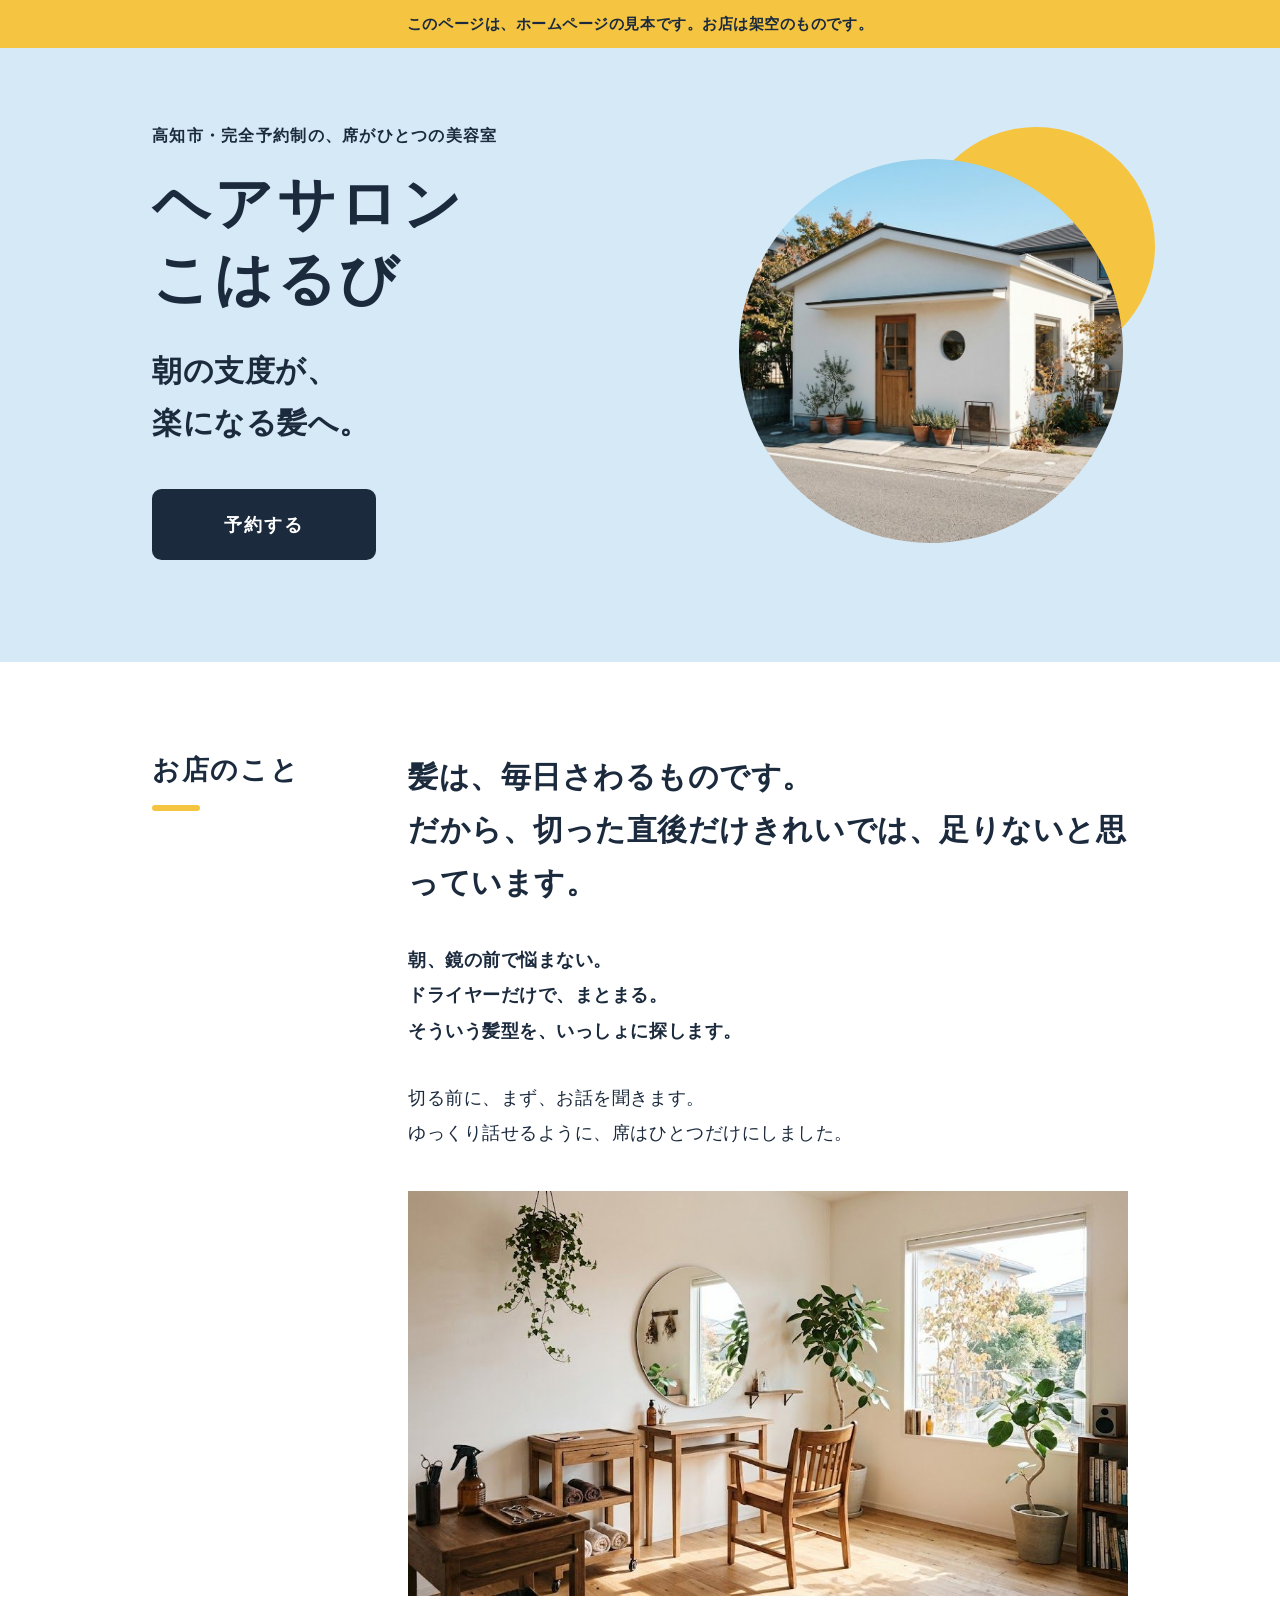
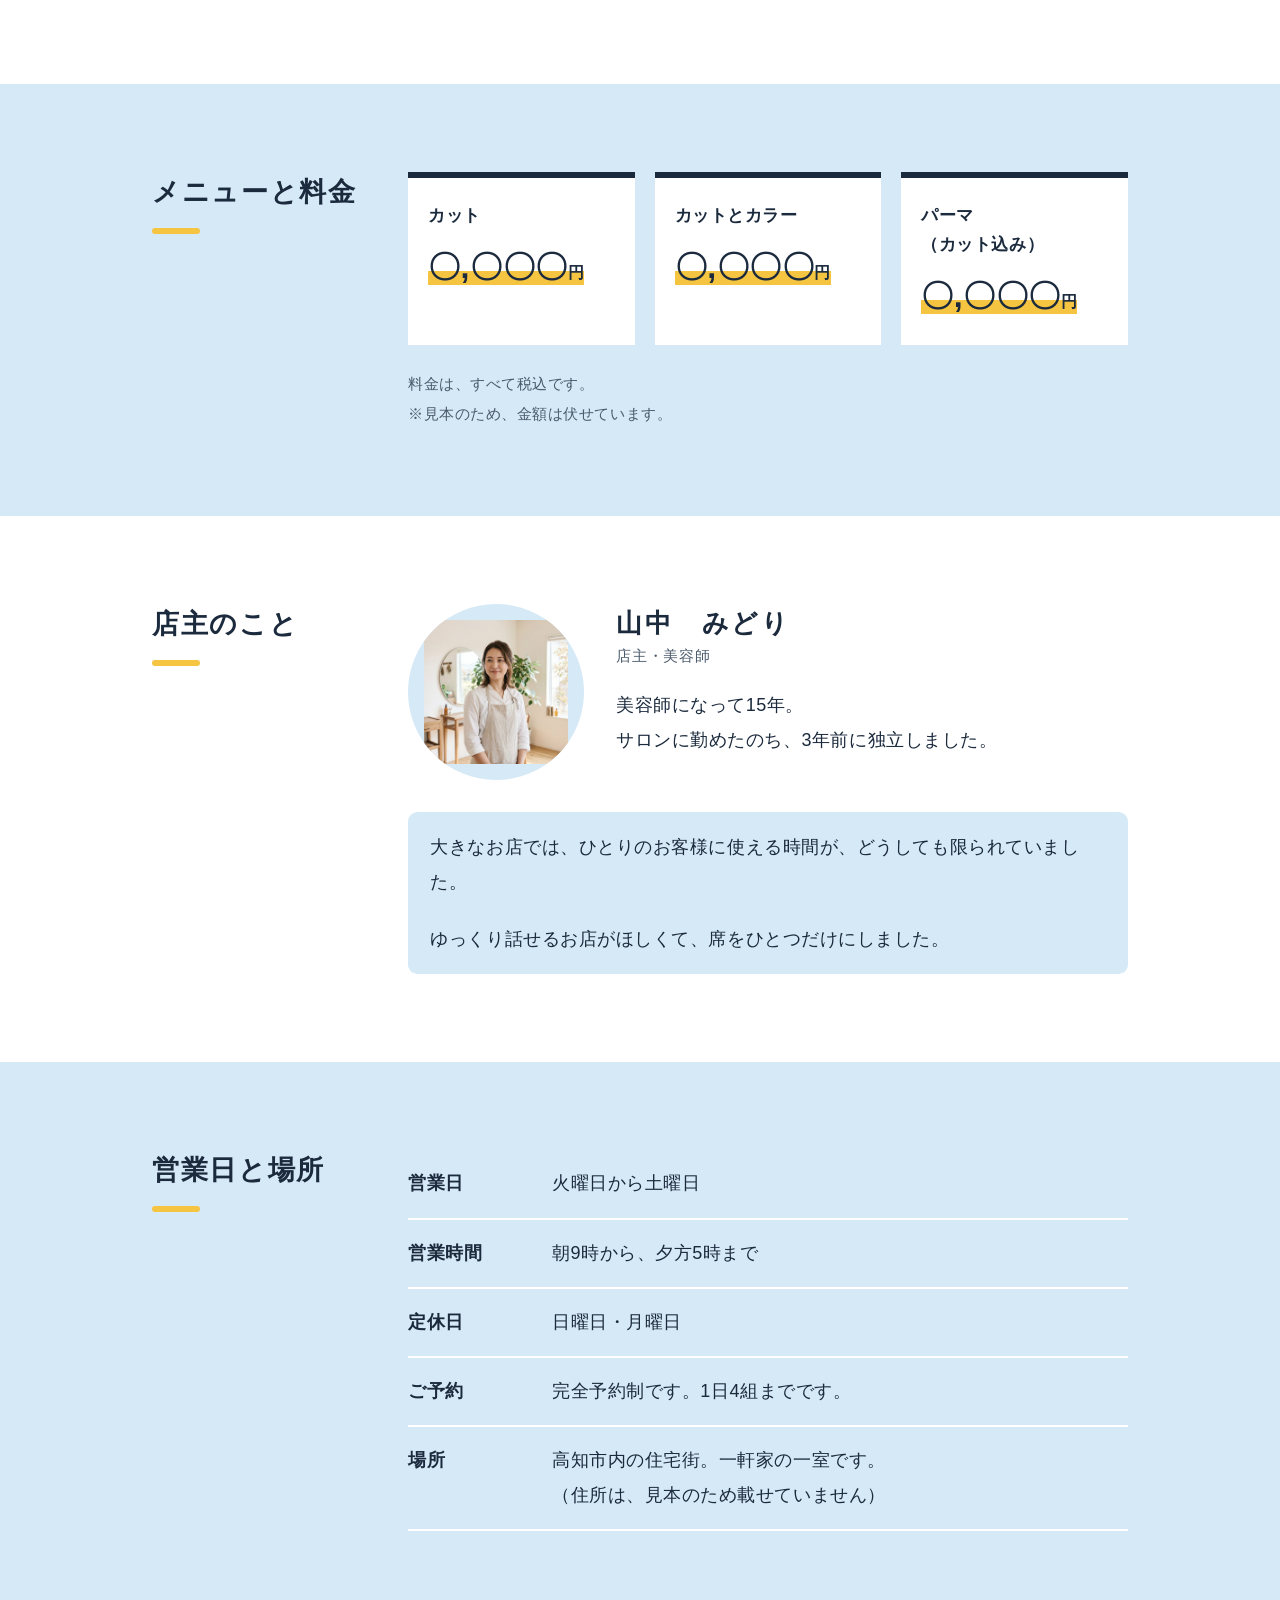
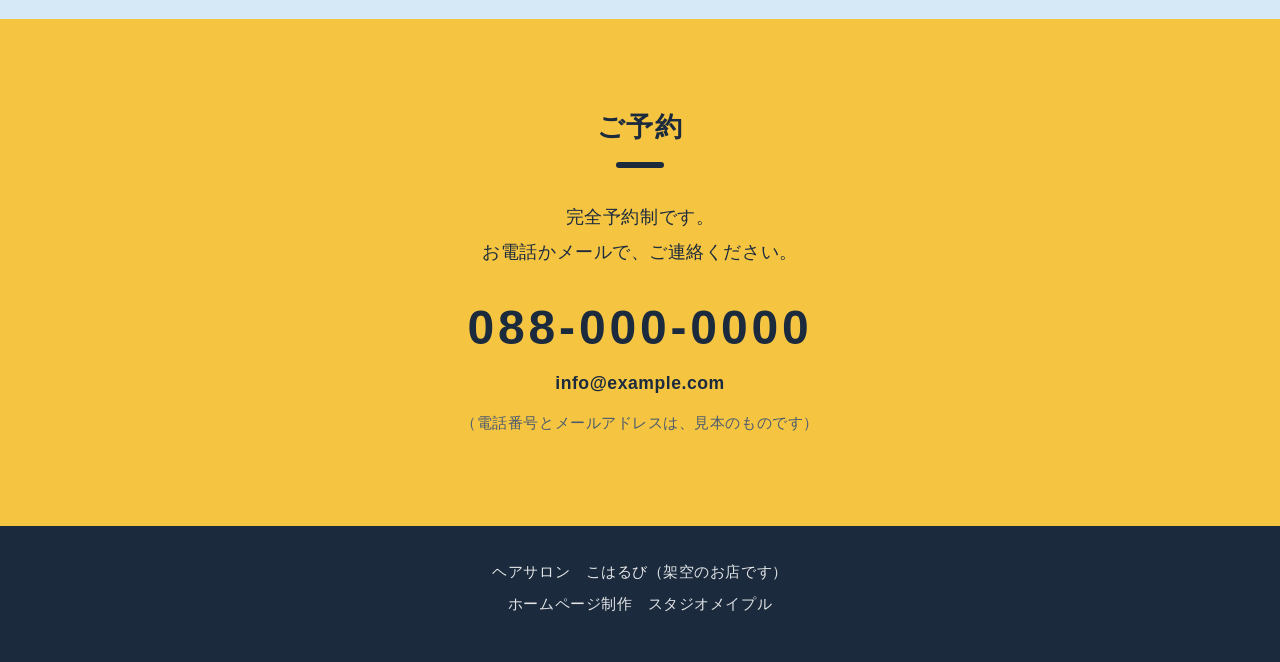
<file: sample/salon/index.html>
<!DOCTYPE html>
<html lang="ja">
<head>
<meta charset="utf-8">
<meta name="viewport" content="width=device-width, initial-scale=1, viewport-fit=cover">
<meta name="robots" content="noindex">
<title>ヘアサロン こはるび（見本）｜高知市の一人美容室</title>
<meta name="description" content="これはホームページの見本です。お店は架空のものです。">
<style>
  :root {
    --navy: #1b2a3d;
    --navy-soft: #4b5b6d;
    --sky: #d6e9f6;
    --sky-deep: #8fc1e3;
    --sun: #f5c542;
    --paper: #ffffff;
    --font: "Hiragino Sans", "Hiragino Kaku Gothic ProN", "Yu Gothic", "YuGothic", "Noto Sans JP", Meiryo, sans-serif;
  }

  * { box-sizing: border-box; }

  html {
    -webkit-text-size-adjust: 100%;
    scroll-behavior: smooth;
    scroll-padding-top: env(safe-area-inset-top, 0px);
  }

  body {
    margin: 0;
    padding-bottom: env(safe-area-inset-bottom, 0px);
    background: var(--paper);
    color: var(--navy);
    font-family: var(--font);
    font-size: 18px;
    line-height: 1.95;
    letter-spacing: 0.03em;
  }

  .wrap {
    width: 100%;
    max-width: 64rem;
    margin: 0 auto;
    padding: 0 1.5rem;
  }

  p { margin: 0 0 1.2em; }

  /* ---- 見本の帯 ---- */
  .notice {
    padding: calc(0.7rem + env(safe-area-inset-top, 0px)) 1.25rem 0.7rem;
    background: var(--sun);
    color: var(--navy);
    font-size: 0.95rem;
    font-weight: 700;
    line-height: 1.7;
    text-align: center;
  }

  .notice p { margin: 0; }

  /* ---- 最初の画面 ---- */
  .hero {
    position: relative;
    overflow: hidden;
    background: var(--sky);
  }

  .hero-inner {
    display: grid;
    grid-template-columns: 1.15fr 0.85fr;
    gap: 3rem;
    align-items: center;
    max-width: 64rem;
    margin: 0 auto;
    padding: 4.5rem 1.5rem 5rem;
  }

  .shop-sub {
    margin: 0 0 1rem;
    font-size: 1rem;
    font-weight: 700;
    letter-spacing: 0.08em;
  }

  .shop-name {
    margin: 0 0 1.75rem;
    font-size: clamp(2.2rem, 7.5vw, 3.6rem);
    line-height: 1.3;
    font-weight: 800;
    letter-spacing: 0.06em;
  }

  .catch {
    margin: 0 0 2.5rem;
    font-size: clamp(1.35rem, 4.4vw, 1.9rem);
    line-height: 1.7;
    font-weight: 700;
  }

  .btn {
    display: inline-block;
    min-width: 14rem;
    padding: 1rem 2.5rem;
    background: var(--navy);
    color: #ffffff;
    font-size: 1.15rem;
    font-weight: 700;
    letter-spacing: 0.12em;
    text-align: center;
    text-decoration: none;
    border-radius: 0.6rem;
    border: 2px solid var(--navy);
  }

  .btn:hover { background: #ffffff; color: var(--navy); }
  .btn:focus-visible { outline: 3px solid var(--sun); outline-offset: 4px; }

  /* 丸い写真の枠と、うしろの太陽 */
  .hero-photo { position: relative; width: 100%; max-width: 24rem; margin: 0 auto; }

  .sun {
    position: absolute;
    right: -2rem;
    top: -2rem;
    width: 62%;
    aspect-ratio: 1;
    border-radius: 50%;
    background: var(--sun);
  }

  .circle {
    position: relative;
    display: flex;
    align-items: center;
    justify-content: center;
    width: 100%;
    aspect-ratio: 1;
    padding: 2rem;
    border-radius: 50%;
    border: 2px dashed var(--navy);
    background: rgba(255, 255, 255, 0.78);
    color: var(--navy);
    font-size: 0.95rem;
    line-height: 1.7;
    text-align: center;
  }

  /* ---- 各セクション ---- */
  section { padding: 5.5rem 0; }
  section.sky { background: var(--sky); }

  .split {
    display: grid;
    grid-template-columns: 13rem 1fr;
    gap: 3rem;
    align-items: start;
  }

  h2 {
    margin: 0;
    font-size: 1.7rem;
    line-height: 1.5;
    font-weight: 800;
    letter-spacing: 0.06em;
  }

  h2::after {
    content: "";
    display: block;
    width: 3rem;
    height: 6px;
    margin-top: 0.9rem;
    background: var(--sun);
    border-radius: 3px;
  }

  /* ---- お店のこと ---- */
  .concept .big {
    margin-bottom: 2rem;
    font-size: clamp(1.4rem, 4.6vw, 1.9rem);
    line-height: 1.75;
    font-weight: 800;
  }

  .concept .mid { margin-bottom: 2rem; font-size: 1.15rem; font-weight: 700; }

  .photo-box {
    display: flex;
    align-items: center;
    justify-content: center;
    aspect-ratio: 16 / 9;
    margin: 2.5rem 0 0;
    padding: 1rem;
    border: 2px dashed var(--sky-deep);
    background: var(--sky);
    font-size: 0.95rem;
    text-align: center;
  }


  /* 写真 */
  .circle.has-photo { padding: 0; border: 0; background: none; overflow: hidden; }
  .circle.has-photo img { display: block; width: 100%; height: 100%; object-fit: cover; }
  .owner .circle.has-photo img { object-position: 50% 28%; }
  .photo-box.has-photo { padding: 0; border: 0; background: none; overflow: hidden; }
  .photo-box.has-photo img { display: block; width: 100%; height: 100%; object-fit: cover; }

  /* ---- メニュー ---- */
  .menu {
    display: grid;
    grid-template-columns: repeat(3, 1fr);
    gap: 1.25rem;
    margin: 0 0 1.5rem;
    padding: 0;
    list-style: none;
  }

  .menu li {
    padding: 1.5rem 1.25rem 1.6rem;
    background: #ffffff;
    border-top: 6px solid var(--navy);
  }

  .menu .name { display: block; margin-bottom: 0.75rem; font-size: 1.05rem; font-weight: 700; line-height: 1.7; }

  .menu .price {
    display: inline;
    font-size: 2rem;
    font-weight: 800;
    line-height: 1.5;
    background: linear-gradient(transparent 62%, var(--sun) 62%);
  }

  .menu .price small { font-size: 1rem; font-weight: 700; }

  .note { margin: 0; font-size: 0.95rem; color: var(--navy-soft); }

  /* ---- 店主 ---- */
  .owner { display: grid; grid-template-columns: 11rem 1fr; gap: 2rem; align-items: start; }

  .owner .circle { padding: 1rem; font-size: 0.85rem; background: var(--sky); }

  .owner .who { margin: 0 0 1.25rem; font-size: 1.6rem; line-height: 1.5; font-weight: 800; letter-spacing: 0.1em; }
  .owner .role { display: block; margin-top: 0.15rem; color: var(--navy-soft); font-size: 0.95rem; font-weight: 400; letter-spacing: 0.05em; }

  .owner blockquote {
    margin: 1.5rem 0 0;
    padding: 1.1rem 1.4rem;
    background: var(--sky);
    border-radius: 0.6rem;
  }

  .owner blockquote p:last-child { margin-bottom: 0; }

  /* ---- 営業日と場所 ---- */
  dl.info { margin: 0; }

  dl.info div {
    display: grid;
    grid-template-columns: 8rem 1fr;
    gap: 1rem;
    padding: 1rem 0;
    border-bottom: 2px solid #ffffff;
  }

  dl.info dt { font-weight: 800; }
  dl.info dd { margin: 0; }

  /* ---- ご予約 ---- */
  .reserve { background: var(--sun); text-align: center; }
  .reserve h2::after { margin-left: auto; margin-right: auto; background: var(--navy); }
  .reserve h2 { margin-bottom: 2rem; }
  .reserve .tel { margin: 1.5rem 0 0.25rem; font-size: clamp(2rem, 8vw, 3rem); font-weight: 800; letter-spacing: 0.08em; line-height: 1.4; }
  .reserve .mail { margin: 0 0 0.5rem; font-size: 1.1rem; font-weight: 700; }

  /* ---- 終わり ---- */
  footer { padding: 2rem 0 2.5rem; background: var(--navy); color: rgba(255, 255, 255, 0.88); font-size: 0.95rem; text-align: center; }
  footer p { margin: 0 0 0.3rem; line-height: 1.8; }

  @media (max-width: 48rem) {
    .hero-inner { grid-template-columns: 1fr; gap: 2.5rem; padding: 3rem 1.5rem 3.5rem; }
    .hero-photo { max-width: 17rem; margin: 0 auto 0 0; }
    .sun { right: -1.5rem; top: -1.5rem; }
    .split { grid-template-columns: 1fr; gap: 1.75rem; }
    .menu { grid-template-columns: 1fr; }
    section { padding: 3.5rem 0; }
  }

  @media (max-width: 34rem) {
    body { font-size: 17px; }
    .btn { display: block; min-width: 0; width: 100%; }
    .owner { grid-template-columns: 1fr; }
    .owner .circle { max-width: 11rem; }
    dl.info div { grid-template-columns: 1fr; gap: 0; }
  }
</style>
</head>
<body>

<div class="notice">
  <p>このページは、ホームページの見本です。お店は架空のものです。</p>
</div>

<header class="hero">
  <div class="hero-inner">
    <div>
      <p class="shop-sub">高知市・完全予約制の、席がひとつの美容室</p>
      <h1 class="shop-name">ヘアサロン<br>こはるび</h1>
      <p class="catch">朝の支度が、<br>楽になる髪へ。</p>
      <p><a class="btn" href="#reserve">予約する</a></p>
    </div>
    <div class="hero-photo">
      <div class="sun" aria-hidden="true"></div>
      <div class="circle has-photo"><img src="[data-uri]" width="800" height="800" alt="白い壁と木の扉、小さな丸い窓のある、一軒家の美容室の外観"></div>
    </div>
  </div>
</header>

<main>

  <section>
    <div class="wrap split">
      <h2>お店のこと</h2>
      <div class="concept">
        <p class="big">髪は、毎日さわるものです。<br>
        だから、切った直後だけきれいでは、足りないと思っています。</p>
        <p class="mid">朝、鏡の前で悩まない。<br>
        ドライヤーだけで、まとまる。<br>
        そういう髪型を、いっしょに探します。</p>
        <p>切る前に、まず、お話を聞きます。<br>
        ゆっくり話せるように、席はひとつだけにしました。</p>
        <div class="photo-box has-photo"><img src="[data-uri]" width="1024" height="572" alt="大きな丸い鏡と木の椅子がひとつ、窓から日差しが入る店内" loading="lazy"></div>
      </div>
    </div>
  </section>

  <section class="sky">
    <div class="wrap split">
      <h2>メニューと料金</h2>
      <div>
        <ul class="menu">
          <li><span class="name">カット</span><span class="price">〇,〇〇〇<small>円</small></span></li>
          <li><span class="name">カットとカラー</span><span class="price">〇,〇〇〇<small>円</small></span></li>
          <li><span class="name">パーマ<br>（カット込み）</span><span class="price">〇,〇〇〇<small>円</small></span></li>
        </ul>
        <p class="note">料金は、すべて税込です。<br>※見本のため、金額は伏せています。</p>
      </div>
    </div>
  </section>

  <section>
    <div class="wrap split">
      <h2>店主のこと</h2>
      <div>
        <div class="owner">
          <div class="circle has-photo"><img src="[data-uri]" width="640" height="640" alt="店主の山中みどりさん" loading="lazy"></div>
          <div>
            <p class="who">山中　みどり<span class="role">店主・美容師</span></p>
            <p>美容師になって15年。<br>
            サロンに勤めたのち、3年前に独立しました。</p>
          </div>
        </div>
        <blockquote style="margin:2rem 0 0;padding:1.1rem 1.4rem;background:var(--sky);border-radius:0.6rem;">
          <p>大きなお店では、ひとりのお客様に使える時間が、どうしても限られていました。</p>
          <p style="margin-bottom:0;">ゆっくり話せるお店がほしくて、席をひとつだけにしました。</p>
        </blockquote>
      </div>
    </div>
  </section>

  <section class="sky">
    <div class="wrap split">
      <h2>営業日と場所</h2>
      <dl class="info">
        <div><dt>営業日</dt><dd>火曜日から土曜日</dd></div>
        <div><dt>営業時間</dt><dd>朝9時から、夕方5時まで</dd></div>
        <div><dt>定休日</dt><dd>日曜日・月曜日</dd></div>
        <div><dt>ご予約</dt><dd>完全予約制です。1日4組までです。</dd></div>
        <div><dt>場所</dt><dd>高知市内の住宅街。一軒家の一室です。<br>（住所は、見本のため載せていません）</dd></div>
      </dl>
    </div>
  </section>

  <section class="reserve" id="reserve">
    <div class="wrap">
      <h2>ご予約</h2>
      <p>完全予約制です。<br>お電話かメールで、ご連絡ください。</p>
      <p class="tel">088-000-0000</p>
      <p class="mail">info@example.com</p>
      <p class="note">（電話番号とメールアドレスは、見本のものです）</p>
    </div>
  </section>

</main>

<footer>
  <p>ヘアサロン　こはるび（架空のお店です）</p>
  <p>ホームページ制作　スタジオメイプル</p>
</footer>

</body>
</html>
</file>
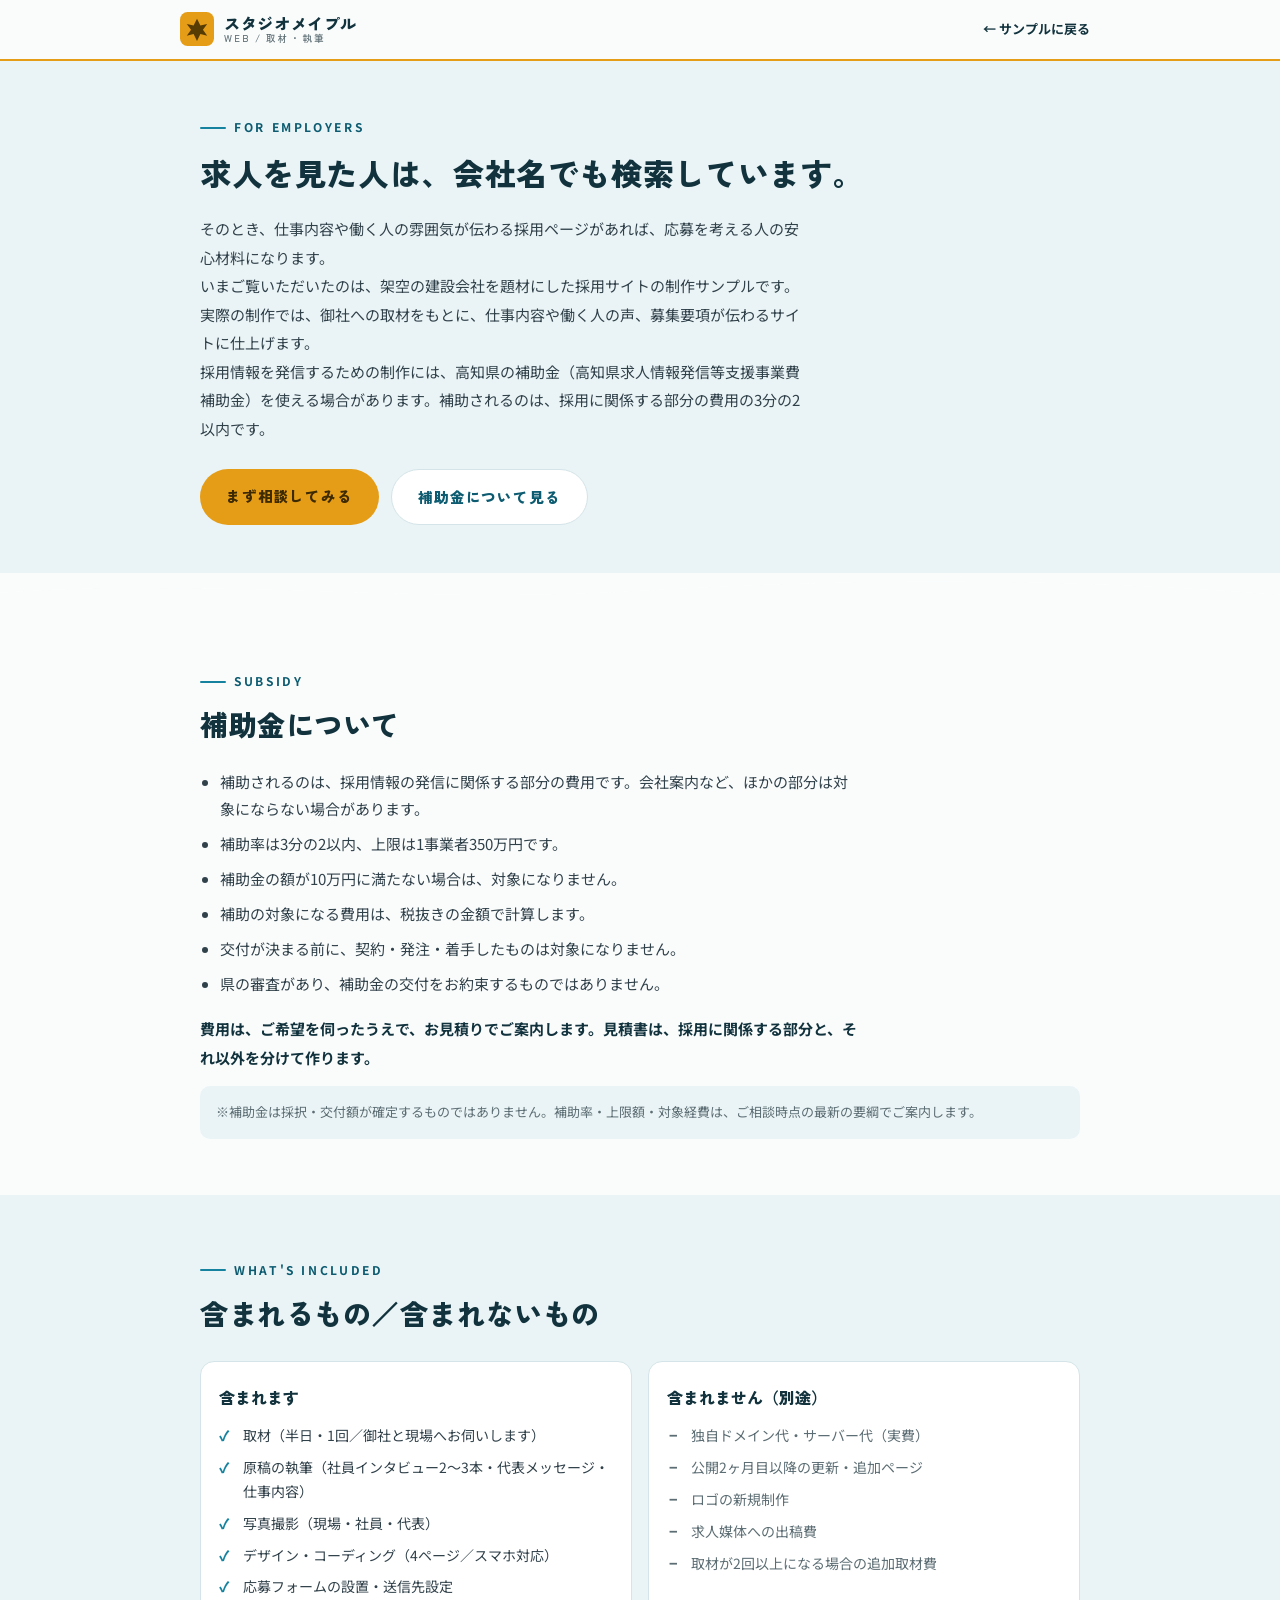
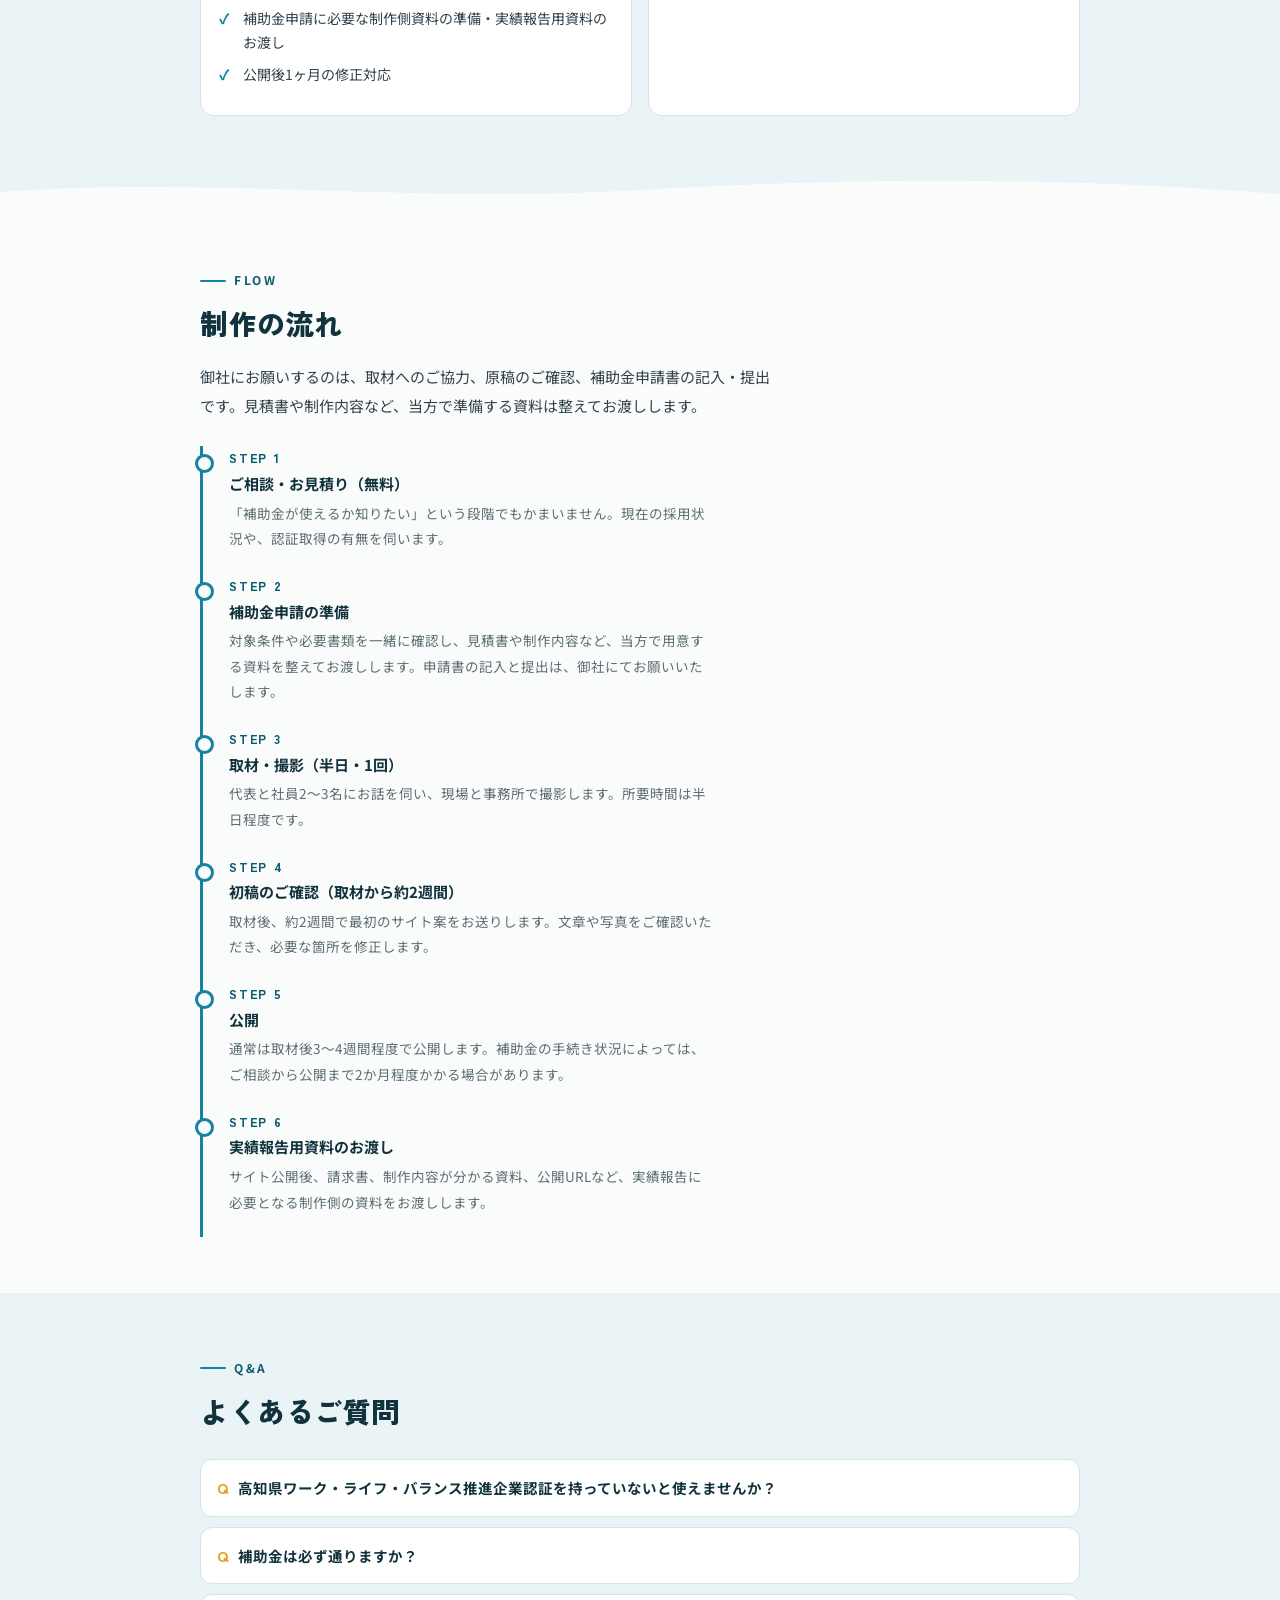
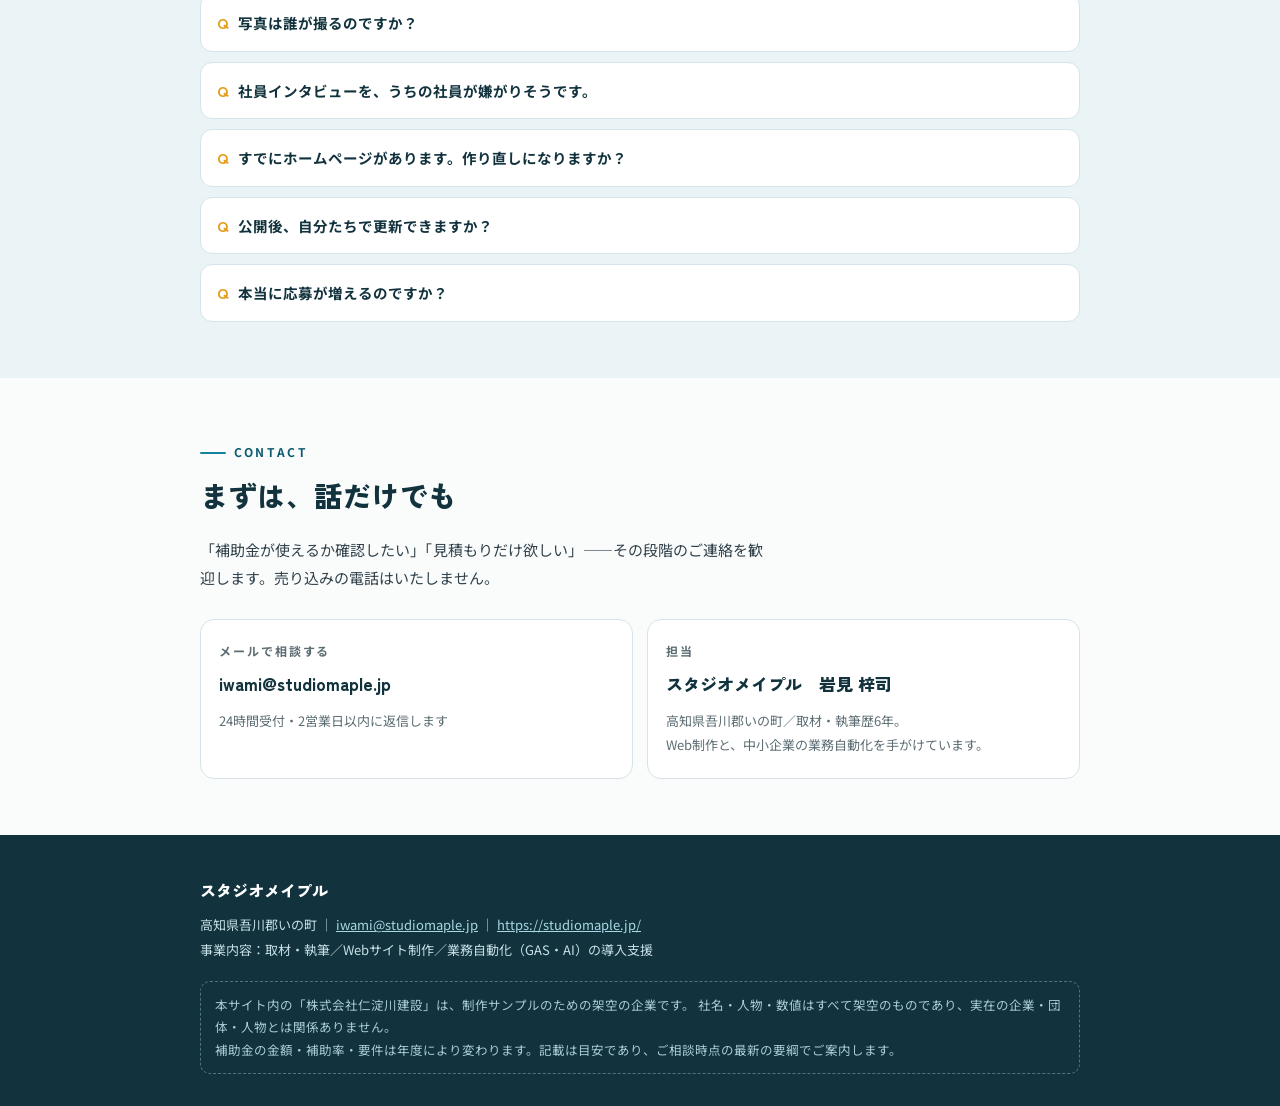
<file: sample/about.html>
<!DOCTYPE html>
<html lang="ja">
<head>
<meta charset="utf-8">
<meta name="viewport" content="width=device-width, initial-scale=1">
<meta name="robots" content="noindex, nofollow">
<title>採用サイト制作のご案内｜スタジオメイプル</title>
<meta name="description" content="高知県の補助金を活用した、WLB認証企業向けの採用サイト制作。補助金・制作の流れ・よくある質問。">
<meta property="og:type" content="website">
<meta property="og:title" content="採用サイト制作のご案内｜スタジオメイプル">
<meta property="og:description" content="高知県の補助金を活用した、WLB認証企業向けの採用サイト制作。補助金・制作の流れ・よくある質問。">
<meta property="og:url" content="https://studiomaple.jp/sample/about.html">
<meta property="og:image" content="https://studiomaple.jp/sample/ogp.png">
<meta property="og:image:alt" content="株式会社仁淀川建設の採用サイト制作サンプル">
<meta property="og:site_name" content="株式会社仁淀川建設 採用サイト（制作サンプル）">
<meta name="twitter:card" content="summary_large_image">
<meta name="twitter:title" content="採用サイト制作のご案内｜スタジオメイプル">
<meta name="twitter:description" content="高知県の補助金を活用した、WLB認証企業向けの採用サイト制作。補助金・制作の流れ・よくある質問。">
<meta name="twitter:image" content="https://studiomaple.jp/sample/ogp.png">
<link rel="canonical" href="https://studiomaple.jp/sample/about.html">
<link rel="icon" type="image/png" href="favicon.png?v=2">
<link rel="apple-touch-icon" href="favicon.png?v=2">
<link rel="preconnect" href="https://fonts.googleapis.com">
<link rel="preconnect" href="https://fonts.gstatic.com" crossorigin>
<link href="https://fonts.googleapis.com/css2?family=Zen+Kaku+Gothic+New:wght@700;900&family=Noto+Sans+JP:wght@400;700&display=swap" rel="stylesheet">
<link rel="stylesheet" href="style.css?v=2">
</head>
<body>
<a class="skip" href="#main">本文へスキップ</a>

<header class="site-header sm">
  <div class="header-in">
    <a class="brand" href="https://studiomaple.jp/" aria-label="スタジオメイプル">
      <svg class="brand-mark" viewBox="0 0 40 40" aria-hidden="true">
        <rect width="40" height="40" rx="9" fill="#e59d18"/>
        <path d="M20 8l4 8 8-2-5 7 5 7-8-2-4 8-4-8-8 2 5-7-5-7 8 2z" fill="#3d2a00" opacity=".85"/>
      </svg>
      <span class="brand-name">スタジオメイプル<small>WEB / 取材・執筆</small></span>
    </a>
    <nav class="gnav" aria-label="サイト内メニュー">
      <a href="index.html">← サンプルに戻る</a>
    </nav>
  </div>
</header>

<main id="main">
  <section class="section sm-hero">
    <div class="section-in">
      <p class="sec-label">FOR EMPLOYERS</p>
      <h1>求人を見た人は、会社名でも検索しています。</h1>
      <p class="lede">そのとき、仕事内容や働く人の雰囲気が伝わる採用ページがあれば、応募を考える人の安心材料になります。<br>
        いまご覧いただいたのは、架空の建設会社を題材にした採用サイトの制作サンプルです。実際の制作では、御社への取材をもとに、仕事内容や働く人の声、募集要項が伝わるサイトに仕上げます。<br>
        採用情報を発信するための制作には、高知県の補助金（高知県求人情報発信等支援事業費補助金）を使える場合があります。補助されるのは、採用に関係する部分の費用の3分の2以内です。</p>
      <div class="hero-cta">
        <a class="btn btn-accent" href="#contact">まず相談してみる</a>
        <a class="btn btn-line" href="#price">補助金について見る</a>
      </div>
    </div>
  </section>
  <svg class="river" viewBox="0 0 1200 34" preserveAspectRatio="none" aria-hidden="true"><path d="M0 20 C200 4 380 32 600 18 S1000 6 1200 22 V34 H0 Z" fill="currentColor"/></svg>

  <section class="section" id="price">
    <div class="section-in">
      <p class="sec-label">SUBSIDY</p>
      <h2>補助金について</h2>
      <ul class="subsidy-list">
        <li>補助されるのは、採用情報の発信に関係する部分の費用です。会社案内など、ほかの部分は対象にならない場合があります。</li>
        <li>補助率は3分の2以内、上限は1事業者350万円です。</li>
        <li>補助金の額が10万円に満たない場合は、対象になりません。</li>
        <li>補助の対象になる費用は、税抜きの金額で計算します。</li>
        <li>交付が決まる前に、契約・発注・着手したものは対象になりません。</li>
        <li>県の審査があり、補助金の交付をお約束するものではありません。</li>
      </ul>
      <p class="subsidy-cost">費用は、ご希望を伺ったうえで、お見積りでご案内します。見積書は、採用に関係する部分と、それ以外を分けて作ります。</p>
      <p class="note">※補助金は採択・交付額が確定するものではありません。補助率・上限額・対象経費は、ご相談時点の最新の要綱でご案内します。</p>
    </div>
  </section>

  <section class="section tint">
    <div class="section-in">
      <p class="sec-label">WHAT'S INCLUDED</p>
      <h2>含まれるもの／含まれないもの</h2>
      <div class="two">
        <div class="incl">
          <h3>含まれます</h3>
          <ul>
            <li>取材（半日・1回／御社と現場へお伺いします）</li>
            <li>原稿の執筆（社員インタビュー2〜3本・代表メッセージ・仕事内容）</li>
            <li>写真撮影（現場・社員・代表）</li>
            <li>デザイン・コーディング（4ページ／スマホ対応）</li>
            <li>応募フォームの設置・送信先設定</li>
            <li>補助金申請に必要な制作側資料の準備・実績報告用資料のお渡し</li>
            <li>公開後1ヶ月の修正対応</li>
          </ul>
        </div>
        <div class="excl">
          <h3>含まれません（別途）</h3>
          <ul>
            <li>独自ドメイン代・サーバー代（実費）</li>
            <li>公開2ヶ月目以降の更新・追加ページ</li>
            <li>ロゴの新規制作</li>
            <li>求人媒体への出稿費</li>
            <li>取材が2回以上になる場合の追加取材費</li>
          </ul>
        </div>
      </div>
    </div>
  </section>
  <svg class="river on-mist" viewBox="0 0 1200 34" preserveAspectRatio="none" aria-hidden="true"><path d="M0 20 C200 4 380 32 600 18 S1000 6 1200 22 V0 H0 Z" fill="currentColor"/></svg>

  <section class="section">
    <div class="section-in">
      <p class="sec-label">FLOW</p>
      <h2>制作の流れ</h2>
      <p class="lede">御社にお願いするのは、取材へのご協力、原稿のご確認、補助金申請書の記入・提出です。見積書や制作内容など、当方で準備する資料は整えてお渡しします。</p>
      <ol class="tl flow">
        <li><time>STEP 1</time><b>ご相談・お見積り（無料）</b><p>「補助金が使えるか知りたい」という段階でもかまいません。現在の採用状況や、認証取得の有無を伺います。</p></li>
        <li><time>STEP 2</time><b>補助金申請の準備</b><p>対象条件や必要書類を一緒に確認し、見積書や制作内容など、当方で用意する資料を整えてお渡しします。申請書の記入と提出は、御社にてお願いいたします。</p></li>
        <li><time>STEP 3</time><b>取材・撮影（半日・1回）</b><p>代表と社員2〜3名にお話を伺い、現場と事務所で撮影します。所要時間は半日程度です。</p></li>
        <li><time>STEP 4</time><b>初稿のご確認（取材から約2週間）</b><p>取材後、約2週間で最初のサイト案をお送りします。文章や写真をご確認いただき、必要な箇所を修正します。</p></li>
        <li><time>STEP 5</time><b>公開</b><p>通常は取材後3〜4週間程度で公開します。補助金の手続き状況によっては、ご相談から公開まで2か月程度かかる場合があります。</p></li>
        <li><time>STEP 6</time><b>実績報告用資料のお渡し</b><p>サイト公開後、請求書、制作内容が分かる資料、公開URLなど、実績報告に必要となる制作側の資料をお渡しします。</p></li>
      </ol>
    </div>
  </section>

  <section class="section tint">
    <div class="section-in">
      <p class="sec-label">Q&amp;A</p>
      <h2>よくあるご質問</h2>
      <div class="faq">
        <details>
          <summary>高知県ワーク・ライフ・バランス推進企業認証を持っていないと使えませんか？</summary>
          <p>補助金の要件になっている場合があります。まだ認証を受けていない場合も、認証の取得から並行してご相談いただけます。まずは現状をお聞かせください。</p>
        </details>
        <details>
          <summary>補助金は必ず通りますか？</summary>
          <p>採択を保証することはできません。ですので、不採択の場合は着手前であればキャンセル（費用ゼロ）としています。この条件は契約書に明記します。</p>
        </details>
        <details>
          <summary>写真は誰が撮るのですか？</summary>
          <p>私が取材と一緒に撮影します。カメラマンの手配は不要です。素材写真を買って並べるのではなく、御社の現場と社員の顔で作るのが、この仕事のいちばん大事なところだと思っています。</p>
        </details>
        <details>
          <summary>社員インタビューを、うちの社員が嫌がりそうです。</summary>
          <p>よくあるご相談です。取材は1人30分ほど、雑談の延長のような形で進めます。原稿は必ずご本人に確認していただき、載せたくない部分は削ります。顔出しなしのご希望にも対応します。</p>
        </details>
        <details>
          <summary>すでにホームページがあります。作り直しになりますか？</summary>
          <p>いいえ。既存サイトはそのままに、採用に特化したページを新しく足す形が一般的です。既存サイトからリンクを1本張っていただくだけで済みます。</p>
        </details>
        <details>
          <summary>公開後、自分たちで更新できますか？</summary>
          <p>募集要項の数字など、変更が起きやすい箇所については、更新の方法をお渡しします。それでも難しい場合は、月額の保守（別途）でお引き受けします。</p>
        </details>
        <details>
          <summary>本当に応募が増えるのですか？</summary>
          <p>サイトを作っただけで応募が来る、とは申し上げません。効くのは「求人票に書けない情報が、外から見える」ことです。ハローワークの求人票、ロゴ入り封筒、チラシ、SNS——あらゆる接点からこのサイトへ誘導して、はじめて機能します。その導線の設計まで含めてご提案します。</p>
        </details>
      </div>
    </div>
  </section>

  <section class="section" id="contact">
    <div class="section-in">
      <p class="sec-label">CONTACT</p>
      <h2>まずは、話だけでも</h2>
      <p class="lede">「補助金が使えるか確認したい」「見積もりだけ欲しい」——その段階のご連絡を歓迎します。売り込みの電話はいたしません。</p>
      <div class="contact">
        <a class="contact-card" href="mailto:iwami@studiomaple.jp?subject=%E6%8E%A1%E7%94%A8%E3%82%B5%E3%82%A4%E3%83%88%E3%81%AB%E3%81%A4%E3%81%84%E3%81%A6">
          <span class="ct-label">メールで相談する</span>
          <b>iwami@studiomaple.jp</b>
          <span class="ct-note">24時間受付・2営業日以内に返信します</span>
        </a>
        <div class="contact-card static">
          <span class="ct-label">担当</span>
          <b>スタジオメイプル　岩見 梓司</b>
          <span class="ct-note">高知県吾川郡いの町／取材・執筆歴6年。<br>Web制作と、中小企業の業務自動化を手がけています。</span>
        </div>
      </div>
    </div>
  </section>
</main>

<footer class="site-footer">
  <div class="footer-in">
    <p class="fbrand">スタジオメイプル</p>
    <p>高知県吾川郡いの町 ｜ <a href="mailto:iwami@studiomaple.jp">iwami@studiomaple.jp</a> ｜ <a href="https://studiomaple.jp/">https://studiomaple.jp/</a><br>
       事業内容：取材・執筆／Webサイト制作／業務自動化（GAS・AI）の導入支援</p>
    <p class="disclaimer">本サイト内の「株式会社仁淀川建設」は、制作サンプルのための架空の企業です。
      社名・人物・数値はすべて架空のものであり、実在の企業・団体・人物とは関係ありません。<br>
      補助金の金額・補助率・要件は年度により変わります。記載は目安であり、ご相談時点の最新の要綱でご案内します。</p>
  </div>
</footer>
<script src="site.js"></script>
</body>
</html>
</file>
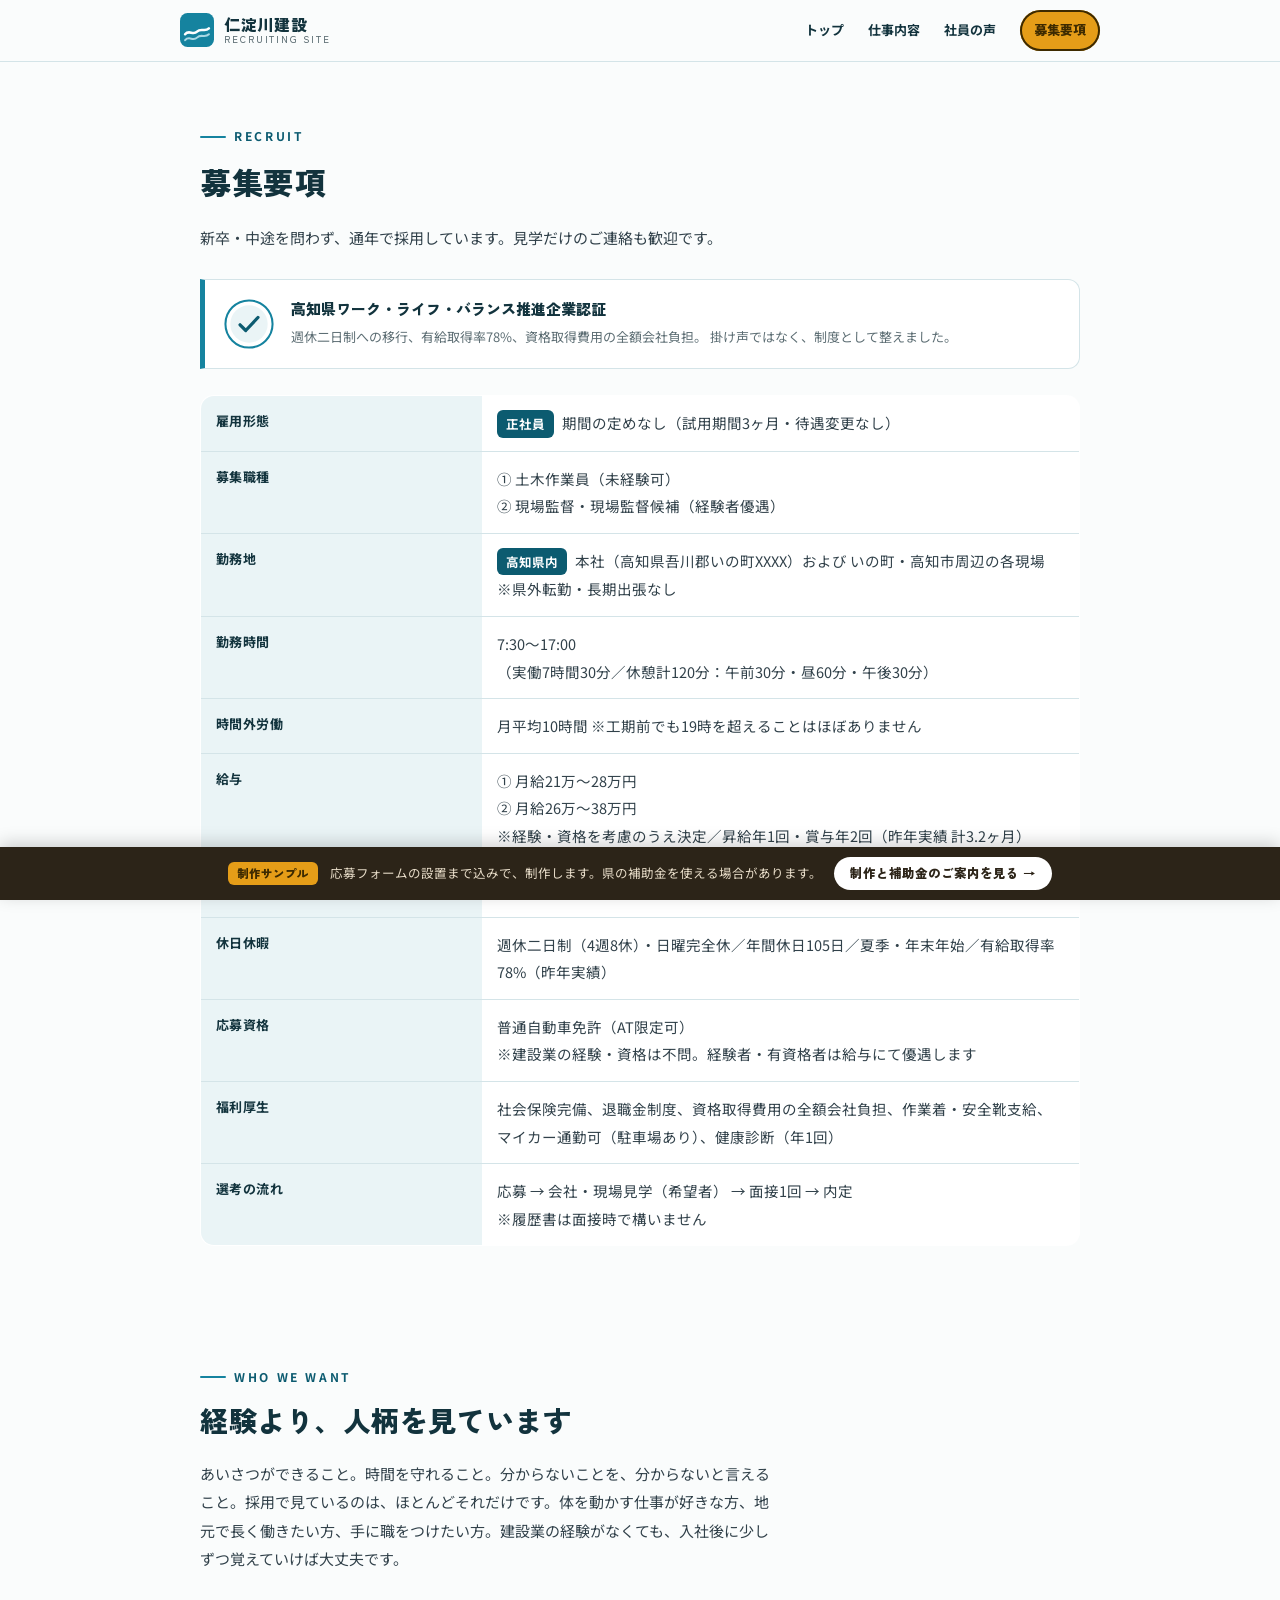
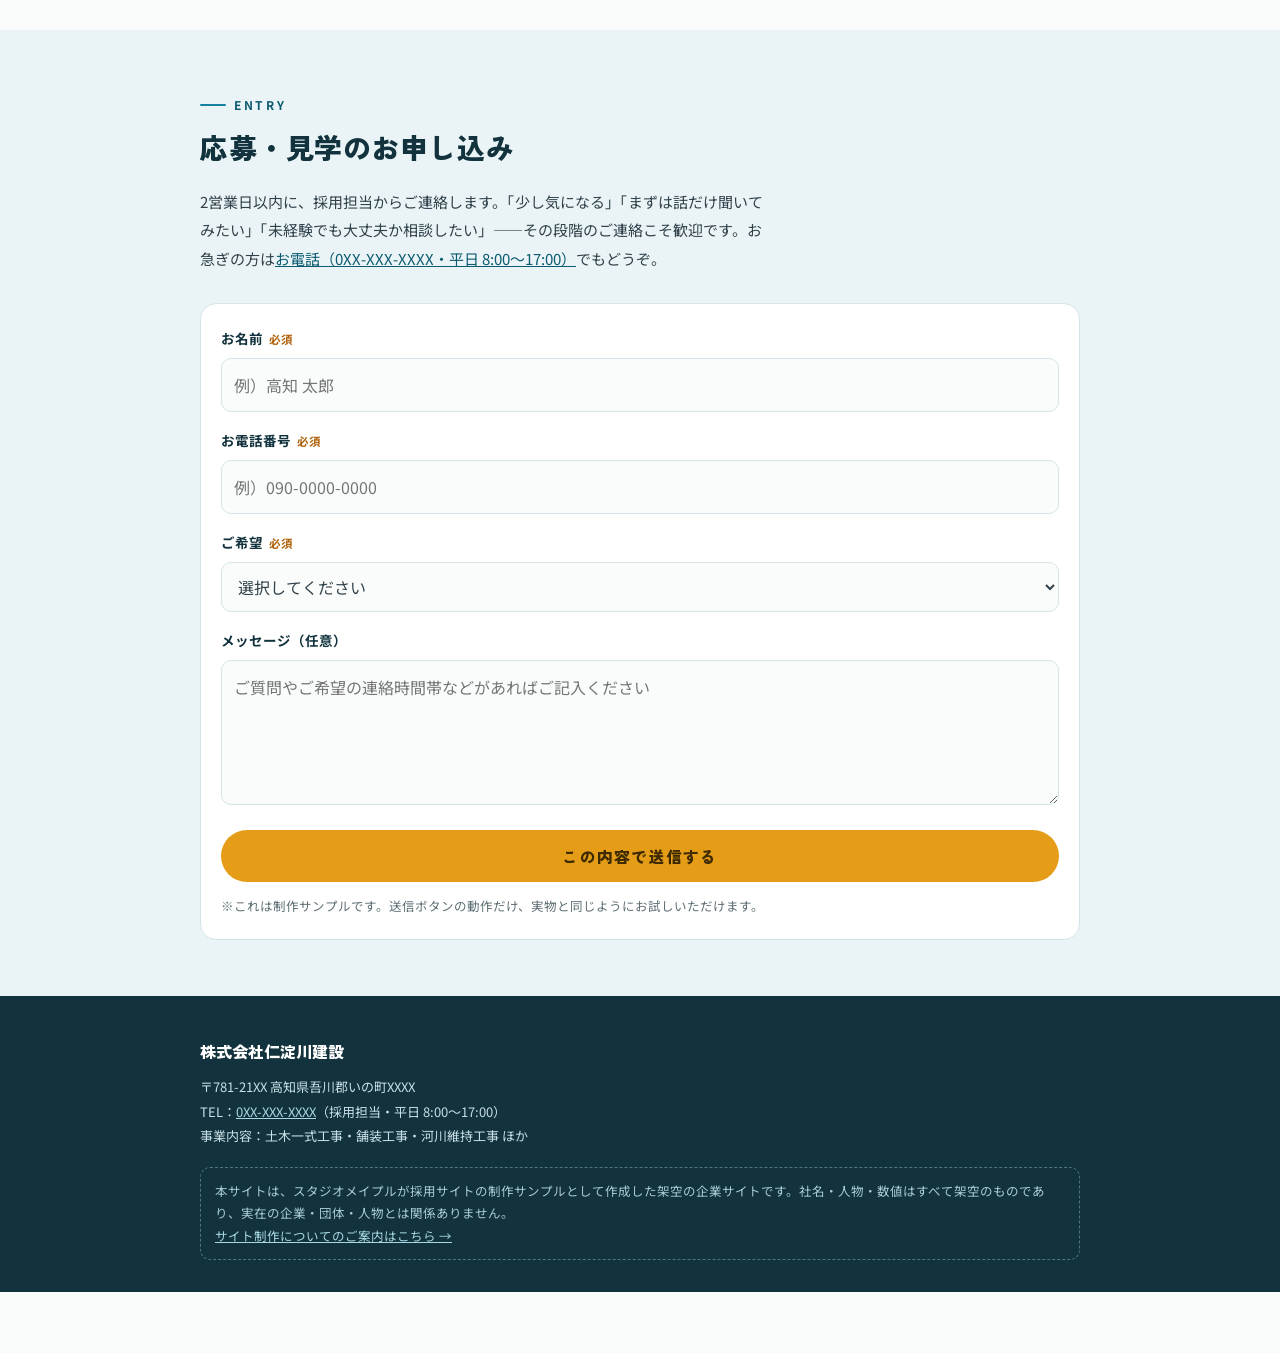
<file: sample/recruit.html>
<!DOCTYPE html>
<html lang="ja">
<head>
<meta charset="utf-8">
<meta name="viewport" content="width=device-width, initial-scale=1">
<meta name="robots" content="noindex, nofollow">
<title>募集要項・応募｜株式会社仁淀川建設 採用サイト（制作サンプル）</title>
<meta name="description" content="正社員（土木作業員・現場監督候補）。給与・休日・資格取得支援の詳細と応募フォーム。">
<meta property="og:type" content="website">
<meta property="og:title" content="募集要項・応募｜株式会社仁淀川建設 採用サイト（制作サンプル）">
<meta property="og:description" content="正社員（土木作業員・現場監督候補）。給与・休日・資格取得支援の詳細と応募フォーム。">
<meta property="og:url" content="https://studiomaple.jp/sample/recruit.html">
<meta property="og:image" content="https://studiomaple.jp/sample/ogp.png">
<meta property="og:image:alt" content="株式会社仁淀川建設の採用サイト制作サンプル">
<meta property="og:site_name" content="株式会社仁淀川建設 採用サイト（制作サンプル）">
<meta name="twitter:card" content="summary_large_image">
<meta name="twitter:title" content="募集要項・応募｜株式会社仁淀川建設 採用サイト（制作サンプル）">
<meta name="twitter:description" content="正社員（土木作業員・現場監督候補）。給与・休日・資格取得支援の詳細と応募フォーム。">
<meta name="twitter:image" content="https://studiomaple.jp/sample/ogp.png">
<link rel="canonical" href="https://studiomaple.jp/sample/recruit.html">
<link rel="icon" type="image/png" href="favicon.png?v=2">
<link rel="apple-touch-icon" href="favicon.png?v=2">
<link rel="preconnect" href="https://fonts.googleapis.com">
<link rel="preconnect" href="https://fonts.gstatic.com" crossorigin>
<link href="https://fonts.googleapis.com/css2?family=Zen+Kaku+Gothic+New:wght@700;900&family=Noto+Sans+JP:wght@400;700&display=swap" rel="stylesheet">
<link rel="stylesheet" href="style.css?v=2">
</head>
<body>
<a class="skip" href="#main">本文へスキップ</a>

<header class="site-header">
  <div class="header-in">
    <a class="brand" href="index.html" aria-label="仁淀川建設 採用サイト トップ">
      <svg class="brand-mark" viewBox="0 0 40 40" aria-hidden="true">
        <rect width="40" height="40" rx="9" fill="#15839f"/>
        <path d="M6 25c5-6 9 2 14-3s9 1 14-4" fill="none" stroke="#fff" stroke-width="3" stroke-linecap="round"/>
        <path d="M6 32c5-6 9 2 14-3s9 1 14-4" fill="none" stroke="#a8d8e4" stroke-width="2.4" stroke-linecap="round"/>
      </svg>
      <span class="brand-name">仁淀川建設<small>RECRUITING SITE</small></span>
    </a>
    <nav class="gnav" aria-label="サイト内メニュー">
      <a href="index.html">トップ</a>
      <a href="work.html">仕事内容</a>
      <a href="voices.html">社員の声</a>
    </nav>
    <a class="header-cta" href="recruit.html" aria-current="page">募集要項</a>
  </div>
</header>

<main id="main">
  <section class="section">
    <div class="section-in">
      <p class="sec-label">RECRUIT</p>
      <h1>募集要項</h1>
      <p class="lede">新卒・中途を問わず、通年で採用しています。見学だけのご連絡も歓迎です。</p>

      <div class="cert">
  <svg class="cert-mark" viewBox="0 0 64 64" aria-hidden="true">
    <circle cx="32" cy="32" r="29" fill="none" stroke="#15839f" stroke-width="2.5"/>
    <circle cx="32" cy="32" r="23" fill="#eaf4f6"/>
    <path d="M21 33l7 7 15-16" fill="none" stroke="#0c5b70" stroke-width="4"
          stroke-linecap="round" stroke-linejoin="round"/>
  </svg>
  <div>
    <p class="cert-name">高知県ワーク・ライフ・バランス推進企業認証</p>
    <p class="cert-note">週休二日制への移行、有給取得率78%、資格取得費用の全額会社負担。
      掛け声ではなく、制度として整えました。</p>
  </div>
</div>

      <table class="rq">
        <tbody>
        <tr><th>雇用形態</th><td><b class="badge">正社員</b>期間の定めなし（試用期間3ヶ月・待遇変更なし）</td></tr>
        <tr><th>募集職種</th><td>① 土木作業員（未経験可）<br>② 現場監督・現場監督候補（経験者優遇）</td></tr>
        <tr><th>勤務地</th><td><b class="badge">高知県内</b>本社（高知県吾川郡いの町XXXX）および いの町・高知市周辺の各現場<br>※県外転勤・長期出張なし</td></tr>
        <tr><th>勤務時間</th><td>7:30〜17:00<br>（実働7時間30分／休憩計120分：午前30分・昼60分・午後30分）</td></tr>
        <tr><th>時間外労働</th><td>月平均10時間 ※工期前でも19時を超えることはほぼありません</td></tr>
        <tr><th>給与</th><td>① 月給21万〜28万円<br>② 月給26万〜38万円<br>※経験・資格を考慮のうえ決定／昇給年1回・賞与年2回（昨年実績 計3.2ヶ月）</td></tr>
        <tr><th>諸手当</th><td>資格手当（例：1級土木施工管理技士 月2万円）、家族手当、通勤手当、現場手当</td></tr>
        <tr><th>休日休暇</th><td>週休二日制（4週8休）・日曜完全休／年間休日105日／夏季・年末年始／有給取得率78%（昨年実績）</td></tr>
        <tr><th>応募資格</th><td>普通自動車免許（AT限定可）<br>※建設業の経験・資格は不問。経験者・有資格者は給与にて優遇します</td></tr>
        <tr><th>福利厚生</th><td>社会保険完備、退職金制度、資格取得費用の全額会社負担、作業着・安全靴支給、マイカー通勤可（駐車場あり）、健康診断（年1回）</td></tr>
        <tr><th>選考の流れ</th><td>応募 → 会社・現場見学（希望者） → 面接1回 → 内定<br>※履歴書は面接時で構いません</td></tr>
        </tbody>
      </table>
    </div>
  </section>

  <section class="section">
    <div class="section-in">
      <p class="sec-label">WHO WE WANT</p>
      <h2>経験より、人柄を見ています</h2>
      <p class="lede">あいさつができること。時間を守れること。分からないことを、分からないと言えること。採用で見ているのは、ほとんどそれだけです。体を動かす仕事が好きな方、地元で長く働きたい方、手に職をつけたい方。建設業の経験がなくても、入社後に少しずつ覚えていけば大丈夫です。</p>
    </div>
  </section>

  <section class="section tint">
    <div class="section-in">
      <p class="sec-label">ENTRY</p>
      <h2>応募・見学のお申し込み</h2>
      <p class="lede">2営業日以内に、採用担当からご連絡します。「少し気になる」「まずは話だけ聞いてみたい」「未経験でも大丈夫か相談したい」——その段階のご連絡こそ歓迎です。お急ぎの方は<a href="tel:0XXXXXXXXX">お電話（0XX-XXX-XXXX・平日 8:00〜17:00）</a>でもどうぞ。</p>

      <form class="form" id="entryForm">
        <div class="row">
          <label for="f-name">お名前<span class="req">必須</span></label>
          <input id="f-name" type="text" name="name" autocomplete="name" placeholder="例）高知 太郎" required>
        </div>
        <div class="row">
          <label for="f-tel">お電話番号<span class="req">必須</span></label>
          <input id="f-tel" type="tel" name="tel" autocomplete="tel" placeholder="例）090-0000-0000" required>
        </div>
        <div class="row">
          <label for="f-type">ご希望<span class="req">必須</span></label>
          <select id="f-type" name="type" required>
            <option value="">選択してください</option>
            <option>応募したい（土木作業員）</option>
            <option>応募したい（現場監督・候補）</option>
            <option>まずは会社・現場を見学したい</option>
            <option>質問したい</option>
          </select>
        </div>
        <div class="row">
          <label for="f-msg">メッセージ（任意）</label>
          <textarea id="f-msg" name="message" rows="4" placeholder="ご質問やご希望の連絡時間帯などがあればご記入ください"></textarea>
        </div>
        <button type="submit">この内容で送信する</button>
        <p class="fine">※これは制作サンプルです。送信ボタンの動作だけ、実物と同じようにお試しいただけます。</p>
      </form>

      <div class="thanks" id="thanks" tabindex="-1" role="status" hidden>
        <p class="thanks-mark" aria-hidden="true">✓</p>
        <h3>送信を受け付けました</h3>
        <p>2営業日以内に、採用担当からご連絡します。<br>
           お急ぎの場合は <a href="tel:0XXXXXXXXX">0XX-XXX-XXXX</a>（平日 8:00〜17:00）へ。</p>
        <p class="fine">※これは制作サンプルのため、実際には送信されません。<br>
           本番サイトでは、入力内容が採用担当者へ届く応募フォームを設置します。</p>
        <button type="button" id="reAgain" class="ghost">もう一度フォームを見る</button>
      </div>
    </div>
  </section>
</main>
<footer class="site-footer">
  <div class="footer-in">
    <p class="fbrand">株式会社仁淀川建設</p>
    <p>〒781-21XX 高知県吾川郡いの町XXXX<br>
       TEL：<a href="tel:0XXXXXXXXX">0XX-XXX-XXXX</a>（採用担当・平日 8:00〜17:00）<br>
       事業内容：土木一式工事・舗装工事・河川維持工事 ほか</p>
    <p class="disclaimer">本サイトは、スタジオメイプルが採用サイトの制作サンプルとして作成した架空の企業サイトです。社名・人物・数値はすべて架空のものであり、実在の企業・団体・人物とは関係ありません。<br><a href="about.html">サイト制作についてのご案内はこちら →</a></p>
  </div>
</footer>

<div class="sample-banner" role="complementary" aria-label="制作サンプルのご案内">
  <span class="tag">制作サンプル</span>
  <span class="msg">応募フォームの設置まで込みで、制作します。県の補助金を使える場合があります。</span>
  <a class="banner-cta" href="about.html">制作と補助金のご案内を見る →</a>
</div>

<script src="site.js"></script>
</body>
</html>
</file>
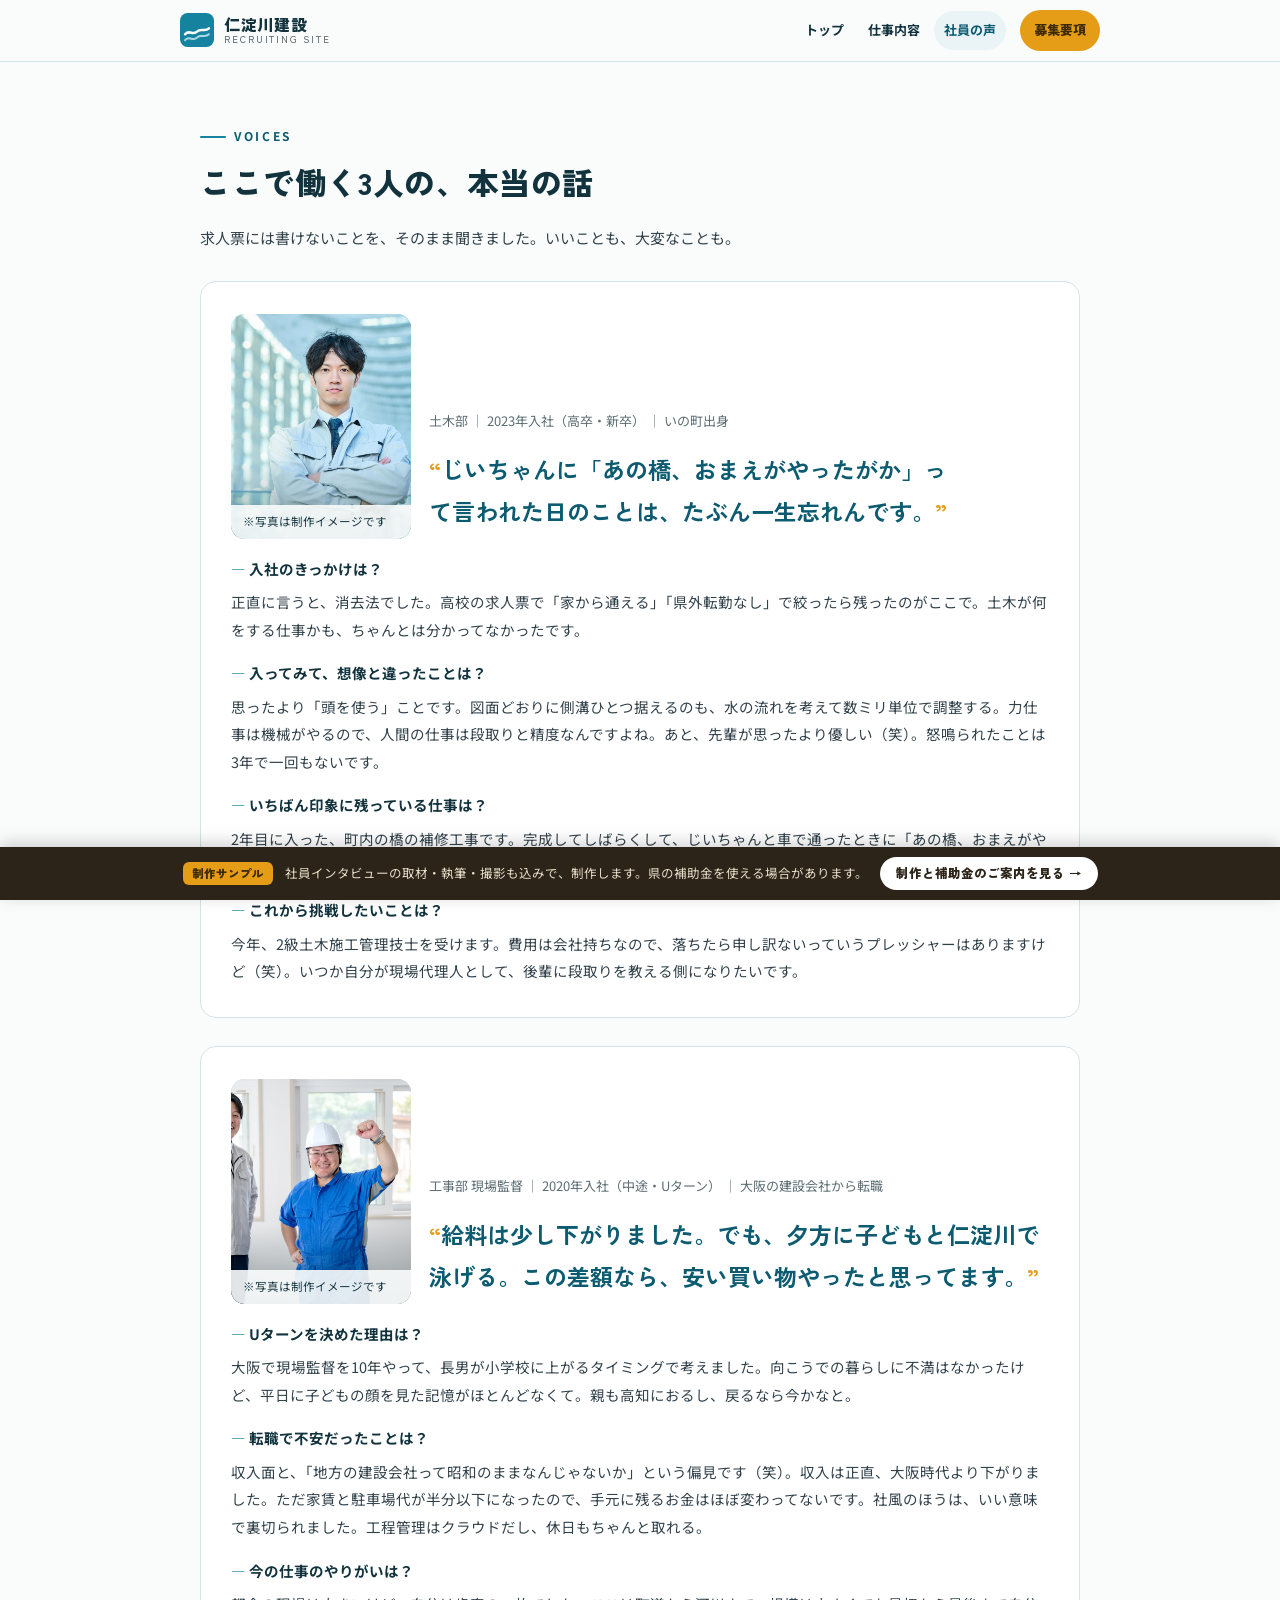
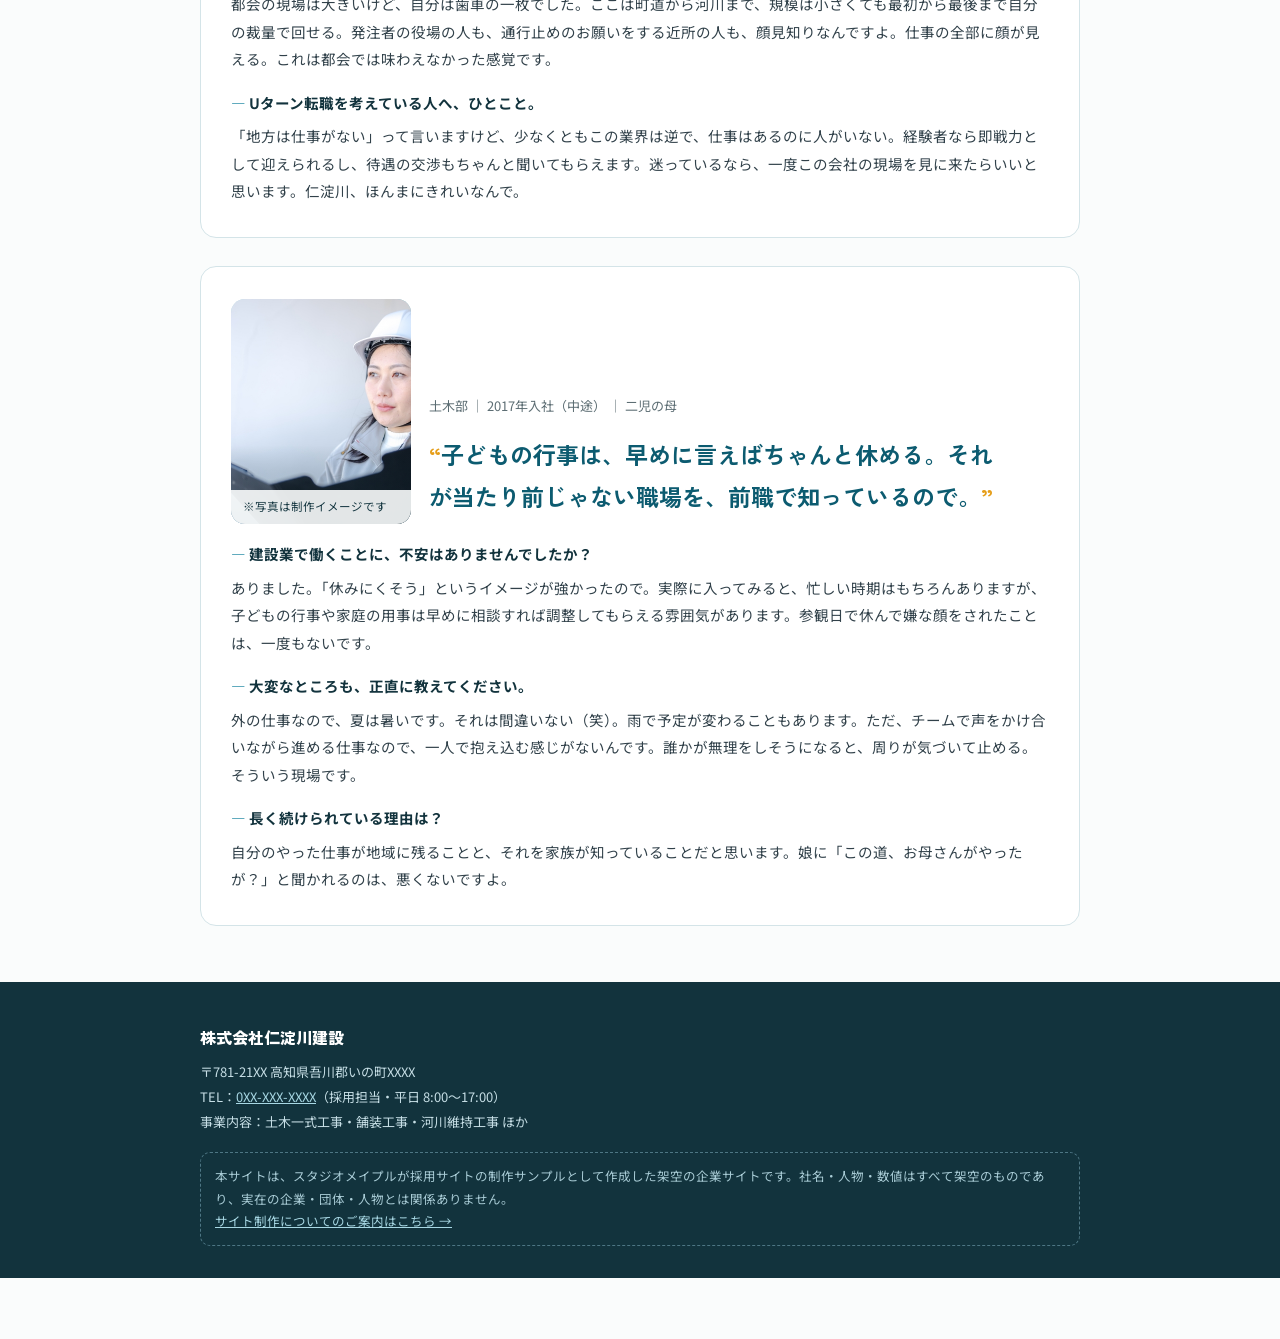
<file: sample/voices.html>
<!DOCTYPE html>
<html lang="ja">
<head>
<meta charset="utf-8">
<meta name="viewport" content="width=device-width, initial-scale=1">
<meta name="robots" content="noindex, nofollow">
<title>社員の声｜株式会社仁淀川建設 採用サイト（制作サンプル）</title>
<meta name="description" content="新卒3年目、Uターン転職の現場監督、二児の母。3人の本音インタビュー。">
<meta property="og:type" content="website">
<meta property="og:title" content="社員の声｜株式会社仁淀川建設 採用サイト（制作サンプル）">
<meta property="og:description" content="新卒3年目、Uターン転職の現場監督、二児の母。3人の本音インタビュー。">
<meta property="og:url" content="https://studiomaple.jp/sample/voices.html">
<meta property="og:image" content="https://studiomaple.jp/sample/ogp.png">
<meta property="og:image:alt" content="株式会社仁淀川建設の採用サイト制作サンプル">
<meta property="og:site_name" content="株式会社仁淀川建設 採用サイト（制作サンプル）">
<meta name="twitter:card" content="summary_large_image">
<meta name="twitter:title" content="社員の声｜株式会社仁淀川建設 採用サイト（制作サンプル）">
<meta name="twitter:description" content="新卒3年目、Uターン転職の現場監督、二児の母。3人の本音インタビュー。">
<meta name="twitter:image" content="https://studiomaple.jp/sample/ogp.png">
<link rel="canonical" href="https://studiomaple.jp/sample/voices.html">
<link rel="icon" type="image/png" href="favicon.png?v=2">
<link rel="apple-touch-icon" href="favicon.png?v=2">
<link rel="preconnect" href="https://fonts.googleapis.com">
<link rel="preconnect" href="https://fonts.gstatic.com" crossorigin>
<link href="https://fonts.googleapis.com/css2?family=Zen+Kaku+Gothic+New:wght@700;900&family=Noto+Sans+JP:wght@400;700&display=swap" rel="stylesheet">
<link rel="stylesheet" href="style.css?v=2">
</head>
<body>
<a class="skip" href="#main">本文へスキップ</a>

<header class="site-header">
  <div class="header-in">
    <a class="brand" href="index.html" aria-label="仁淀川建設 採用サイト トップ">
      <svg class="brand-mark" viewBox="0 0 40 40" aria-hidden="true">
        <rect width="40" height="40" rx="9" fill="#15839f"/>
        <path d="M6 25c5-6 9 2 14-3s9 1 14-4" fill="none" stroke="#fff" stroke-width="3" stroke-linecap="round"/>
        <path d="M6 32c5-6 9 2 14-3s9 1 14-4" fill="none" stroke="#a8d8e4" stroke-width="2.4" stroke-linecap="round"/>
      </svg>
      <span class="brand-name">仁淀川建設<small>RECRUITING SITE</small></span>
    </a>
    <nav class="gnav" aria-label="サイト内メニュー">
      <a href="index.html">トップ</a>
      <a href="work.html">仕事内容</a>
      <a href="voices.html" aria-current="page">社員の声</a>
    </nav>
    <a class="header-cta" href="recruit.html">募集要項</a>
  </div>
</header>

<main id="main">
  <section class="section">
    <div class="section-in">
      <p class="sec-label">VOICES</p>
      <h1>ここで働く3人の、本当の話</h1>
      <p class="lede">求人票には書けないことを、そのまま聞きました。いいことも、大変なことも。</p>

      <article class="voice">
        <div class="voice-head">
          <figure class="photo portrait photo-real voice-photo voice-young">
            <img src="images/voice-young.jpg" alt="若手社員のイメージ" loading="lazy">
            <figcaption>※写真は制作イメージです</figcaption>
          </figure>
          <div>
            <p class="who">土木部 ｜ 2023年入社（高卒・新卒） ｜ いの町出身</p>
            <p class="pull">じいちゃんに「あの橋、おまえがやったがか」って言われた日のことは、たぶん一生忘れんです。</p>
          </div>
        </div>
        <dl class="qa">
          <dt>入社のきっかけは？</dt>
          <dd>正直に言うと、消去法でした。高校の求人票で「家から通える」「県外転勤なし」で絞ったら残ったのがここで。土木が何をする仕事かも、ちゃんとは分かってなかったです。</dd>
          <dt>入ってみて、想像と違ったことは？</dt>
          <dd>思ったより「頭を使う」ことです。図面どおりに側溝ひとつ据えるのも、水の流れを考えて数ミリ単位で調整する。力仕事は機械がやるので、人間の仕事は段取りと精度なんですよね。あと、先輩が思ったより優しい（笑）。怒鳴られたことは3年で一回もないです。</dd>
          <dt>いちばん印象に残っている仕事は？</dt>
          <dd>2年目に入った、町内の橋の補修工事です。完成してしばらくして、じいちゃんと車で通ったときに「あの橋、おまえがやったがか」って。地元で働くって、こういうことかと思いました。自分のやった仕事の上を、家族が通るんです。</dd>
          <dt>これから挑戦したいことは？</dt>
          <dd>今年、2級土木施工管理技士を受けます。費用は会社持ちなので、落ちたら申し訳ないっていうプレッシャーはありますけど（笑）。いつか自分が現場代理人として、後輩に段取りを教える側になりたいです。</dd>
        </dl>
      </article>

      <article class="voice">
        <div class="voice-head">
          <figure class="photo portrait photo-real voice-photo voice-supervisor">
            <img src="images/voice-supervisor.jpg" alt="現場監督のイメージ" loading="lazy">
            <figcaption>※写真は制作イメージです</figcaption>
          </figure>
          <div>
            <p class="who">工事部 現場監督 ｜ 2020年入社（中途・Uターン） ｜ 大阪の建設会社から転職</p>
            <p class="pull">給料は少し下がりました。でも、夕方に子どもと仁淀川で泳げる。この差額なら、安い買い物やったと思ってます。</p>
          </div>
        </div>
        <dl class="qa">
          <dt>Uターンを決めた理由は？</dt>
          <dd>大阪で現場監督を10年やって、長男が小学校に上がるタイミングで考えました。向こうでの暮らしに不満はなかったけど、平日に子どもの顔を見た記憶がほとんどなくて。親も高知におるし、戻るなら今かなと。</dd>
          <dt>転職で不安だったことは？</dt>
          <dd>収入面と、「地方の建設会社って昭和のままなんじゃないか」という偏見です（笑）。収入は正直、大阪時代より下がりました。ただ家賃と駐車場代が半分以下になったので、手元に残るお金はほぼ変わってないです。社風のほうは、いい意味で裏切られました。工程管理はクラウドだし、休日もちゃんと取れる。</dd>
          <dt>今の仕事のやりがいは？</dt>
          <dd>都会の現場は大きいけど、自分は歯車の一枚でした。ここは町道から河川まで、規模は小さくても最初から最後まで自分の裁量で回せる。発注者の役場の人も、通行止めのお願いをする近所の人も、顔見知りなんですよ。仕事の全部に顔が見える。これは都会では味わえなかった感覚です。</dd>
          <dt>Uターン転職を考えている人へ、ひとこと。</dt>
          <dd>「地方は仕事がない」って言いますけど、少なくともこの業界は逆で、仕事はあるのに人がいない。経験者なら即戦力として迎えられるし、待遇の交渉もちゃんと聞いてもらえます。迷っているなら、一度この会社の現場を見に来たらいいと思います。仁淀川、ほんまにきれいなんで。</dd>
        </dl>
      </article>

      <article class="voice">
        <div class="voice-head">
          <figure class="photo portrait photo-real voice-photo voice-woman">
            <img src="images/voice-woman.jpg" alt="女性社員のイメージ" loading="lazy">
            <figcaption>※写真は制作イメージです</figcaption>
          </figure>
          <div>
            <p class="who">土木部 ｜ 2017年入社（中途） ｜ 二児の母</p>
            <p class="pull">子どもの行事は、早めに言えばちゃんと休める。それが当たり前じゃない職場を、前職で知っているので。</p>
          </div>
        </div>
        <dl class="qa">
          <dt>建設業で働くことに、不安はありませんでしたか？</dt>
          <dd>ありました。「休みにくそう」というイメージが強かったので。実際に入ってみると、忙しい時期はもちろんありますが、子どもの行事や家庭の用事は早めに相談すれば調整してもらえる雰囲気があります。参観日で休んで嫌な顔をされたことは、一度もないです。</dd>
          <dt>大変なところも、正直に教えてください。</dt>
          <dd>外の仕事なので、夏は暑いです。それは間違いない（笑）。雨で予定が変わることもあります。ただ、チームで声をかけ合いながら進める仕事なので、一人で抱え込む感じがないんです。誰かが無理をしそうになると、周りが気づいて止める。そういう現場です。</dd>
          <dt>長く続けられている理由は？</dt>
          <dd>自分のやった仕事が地域に残ることと、それを家族が知っていることだと思います。娘に「この道、お母さんがやったが？」と聞かれるのは、悪くないですよ。</dd>
        </dl>
      </article>

    </div>
  </section>
</main>
<footer class="site-footer">
  <div class="footer-in">
    <p class="fbrand">株式会社仁淀川建設</p>
    <p>〒781-21XX 高知県吾川郡いの町XXXX<br>
       TEL：<a href="tel:0XXXXXXXXX">0XX-XXX-XXXX</a>（採用担当・平日 8:00〜17:00）<br>
       事業内容：土木一式工事・舗装工事・河川維持工事 ほか</p>
    <p class="disclaimer">本サイトは、スタジオメイプルが採用サイトの制作サンプルとして作成した架空の企業サイトです。社名・人物・数値はすべて架空のものであり、実在の企業・団体・人物とは関係ありません。<br><a href="about.html">サイト制作についてのご案内はこちら →</a></p>
  </div>
</footer>

<div class="sample-banner" role="complementary" aria-label="制作サンプルのご案内">
  <span class="tag">制作サンプル</span>
  <span class="msg">社員インタビューの取材・執筆・撮影も込みで、制作します。県の補助金を使える場合があります。</span>
  <a class="banner-cta" href="about.html">制作と補助金のご案内を見る →</a>
</div>

<script src="site.js"></script>
</body>
</html>
</file>
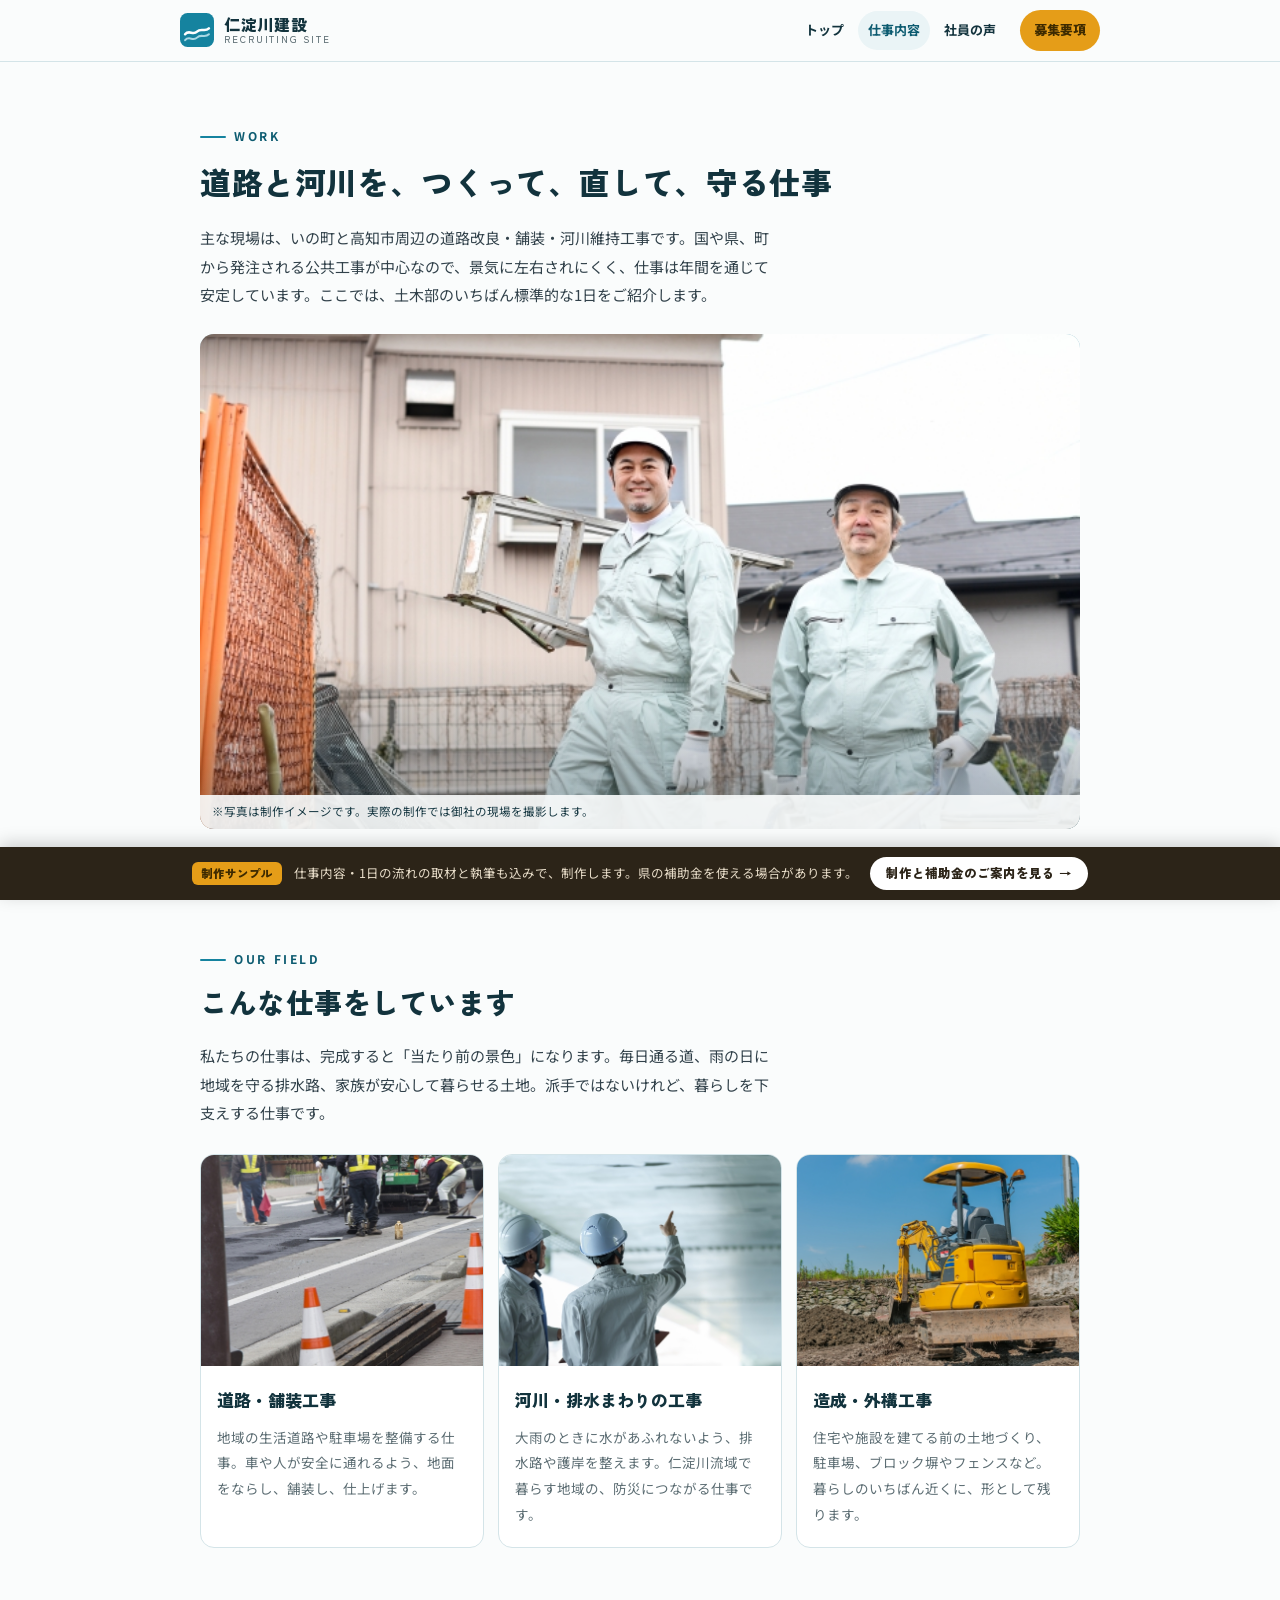
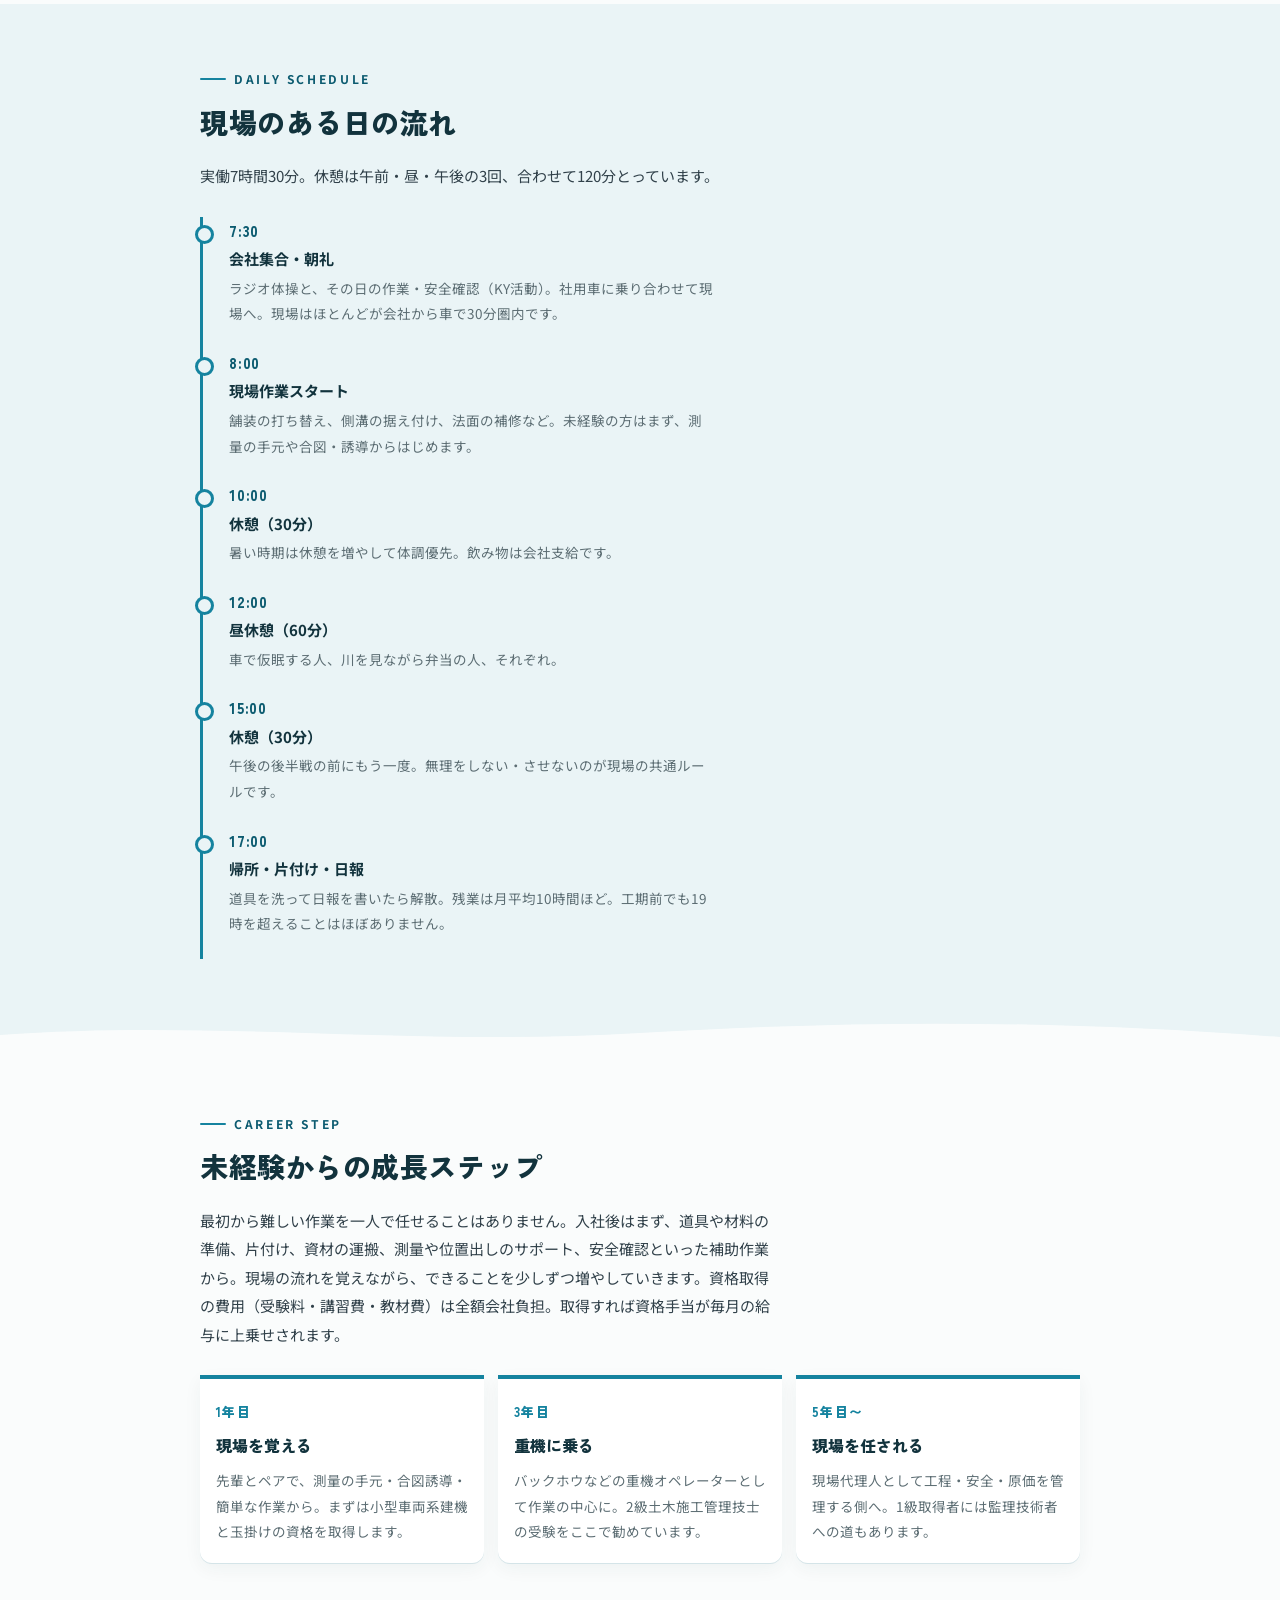
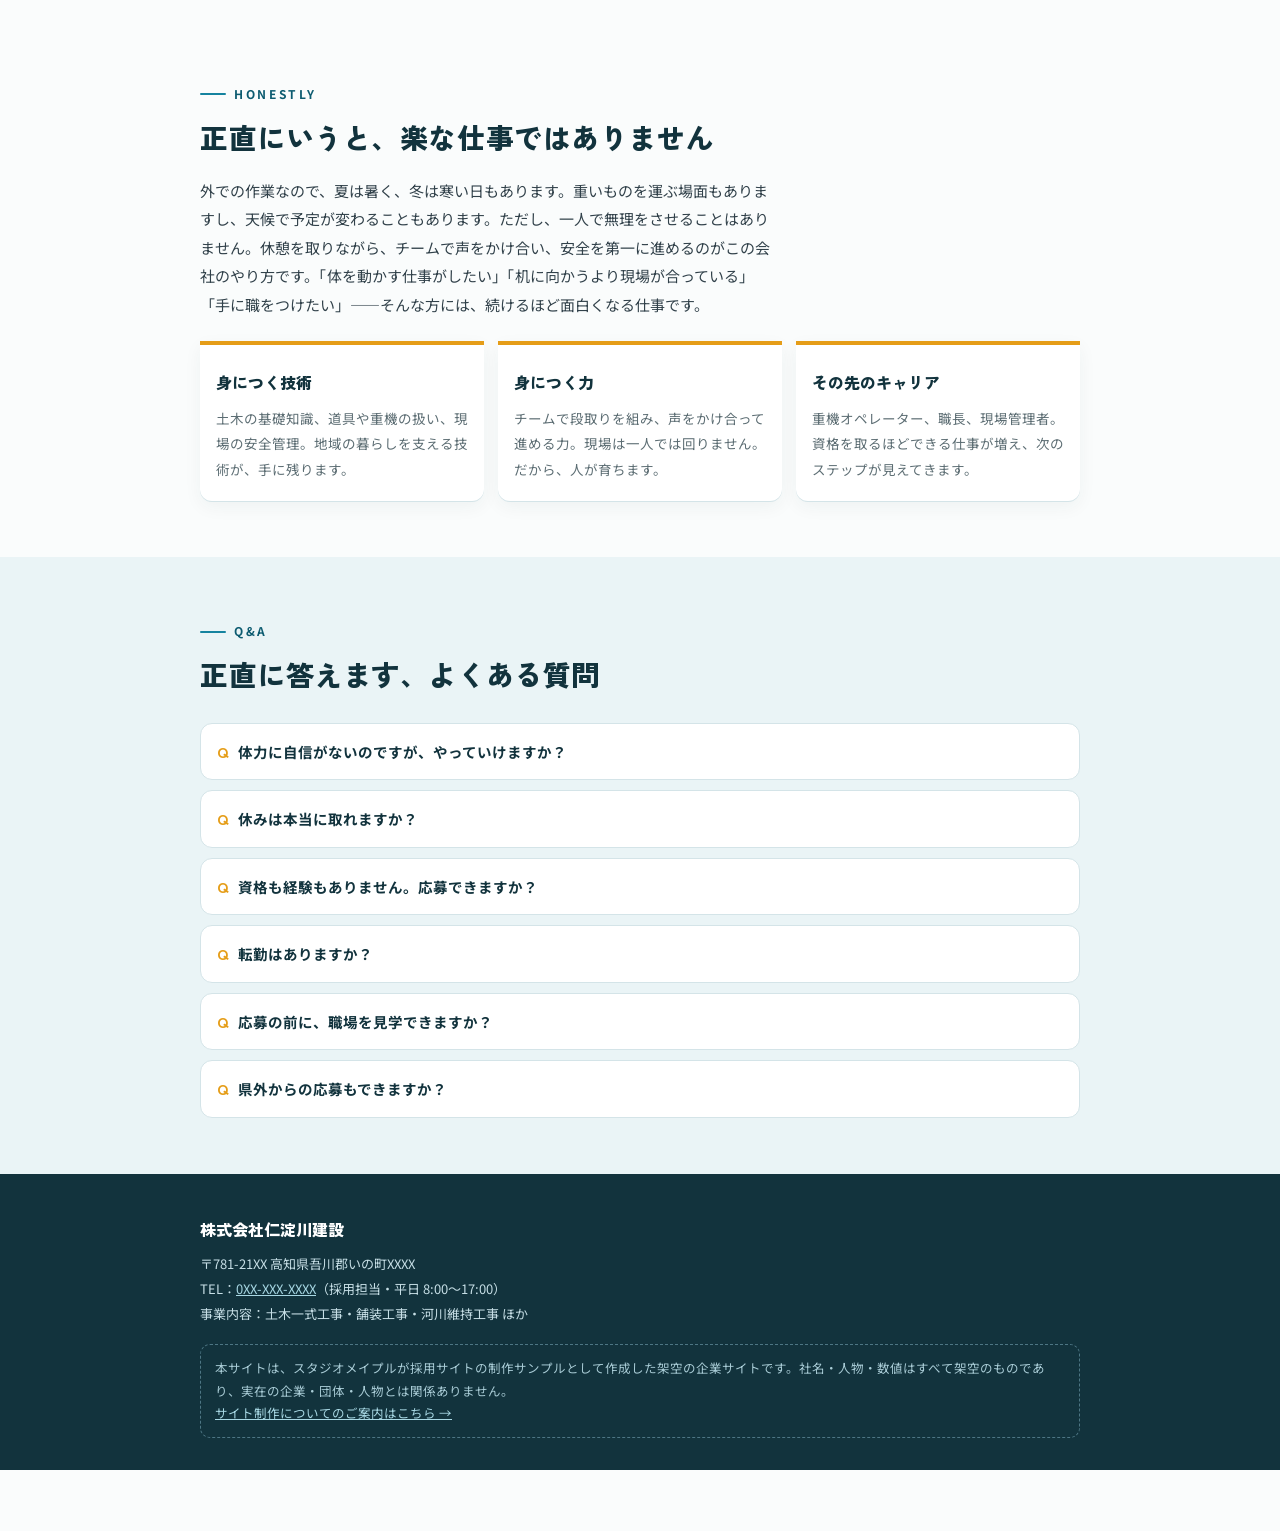
<file: sample/work.html>
<!DOCTYPE html>
<html lang="ja">
<head>
<meta charset="utf-8">
<meta name="viewport" content="width=device-width, initial-scale=1">
<meta name="robots" content="noindex, nofollow">
<title>仕事内容｜株式会社仁淀川建設 採用サイト（制作サンプル）</title>
<meta name="description" content="道路・河川・造成の仕事内容、現場の1日の流れ、未経験からの成長ステップ。">
<meta property="og:type" content="website">
<meta property="og:title" content="仕事内容｜株式会社仁淀川建設 採用サイト（制作サンプル）">
<meta property="og:description" content="道路・河川・造成の仕事内容、現場の1日の流れ、未経験からの成長ステップ。">
<meta property="og:url" content="https://studiomaple.jp/sample/work.html">
<meta property="og:image" content="https://studiomaple.jp/sample/ogp.png">
<meta property="og:image:alt" content="株式会社仁淀川建設の採用サイト制作サンプル">
<meta property="og:site_name" content="株式会社仁淀川建設 採用サイト（制作サンプル）">
<meta name="twitter:card" content="summary_large_image">
<meta name="twitter:title" content="仕事内容｜株式会社仁淀川建設 採用サイト（制作サンプル）">
<meta name="twitter:description" content="道路・河川・造成の仕事内容、現場の1日の流れ、未経験からの成長ステップ。">
<meta name="twitter:image" content="https://studiomaple.jp/sample/ogp.png">
<link rel="canonical" href="https://studiomaple.jp/sample/work.html">
<link rel="icon" type="image/png" href="favicon.png?v=2">
<link rel="apple-touch-icon" href="favicon.png?v=2">
<link rel="preconnect" href="https://fonts.googleapis.com">
<link rel="preconnect" href="https://fonts.gstatic.com" crossorigin>
<link href="https://fonts.googleapis.com/css2?family=Zen+Kaku+Gothic+New:wght@700;900&family=Noto+Sans+JP:wght@400;700&display=swap" rel="stylesheet">
<link rel="stylesheet" href="style.css?v=2">
</head>
<body>
<a class="skip" href="#main">本文へスキップ</a>

<header class="site-header">
  <div class="header-in">
    <a class="brand" href="index.html" aria-label="仁淀川建設 採用サイト トップ">
      <svg class="brand-mark" viewBox="0 0 40 40" aria-hidden="true">
        <rect width="40" height="40" rx="9" fill="#15839f"/>
        <path d="M6 25c5-6 9 2 14-3s9 1 14-4" fill="none" stroke="#fff" stroke-width="3" stroke-linecap="round"/>
        <path d="M6 32c5-6 9 2 14-3s9 1 14-4" fill="none" stroke="#a8d8e4" stroke-width="2.4" stroke-linecap="round"/>
      </svg>
      <span class="brand-name">仁淀川建設<small>RECRUITING SITE</small></span>
    </a>
    <nav class="gnav" aria-label="サイト内メニュー">
      <a href="index.html">トップ</a>
      <a href="work.html" aria-current="page">仕事内容</a>
      <a href="voices.html">社員の声</a>
    </nav>
    <a class="header-cta" href="recruit.html">募集要項</a>
  </div>
</header>

<main id="main">
  <section class="section">
    <div class="section-in">
      <p class="sec-label">WORK</p>
      <h1>道路と河川を、つくって、直して、守る仕事</h1>
      <p class="lede">主な現場は、いの町と高知市周辺の道路改良・舗装・河川維持工事です。国や県、町から発注される公共工事が中心なので、景気に左右されにくく、仕事は年間を通じて安定しています。ここでは、土木部のいちばん標準的な1日をご紹介します。</p>
      <figure class="photo photo-real work-overview" style="margin-top:24px">
        <img src="images/work-overview.jpg" alt="建設現場で作業するスタッフのイメージ" loading="lazy">
        <figcaption>※写真は制作イメージです。実際の制作では御社の現場を撮影します。</figcaption>
      </figure>
    </div>
  </section>

  <section class="section">
    <div class="section-in">
      <p class="sec-label">OUR FIELD</p>
      <h2>こんな仕事をしています</h2>
      <p class="lede">私たちの仕事は、完成すると「当たり前の景色」になります。毎日通る道、雨の日に地域を守る排水路、家族が安心して暮らせる土地。派手ではないけれど、暮らしを下支えする仕事です。</p>
      <div class="cards">
        <div class="card static work-card">
          <img class="card-img" src="images/work-road.jpg" alt="道路の舗装工事を行う作業員" loading="lazy">
          <div class="card-body">
            <h3>道路・舗装工事</h3>
            <p>地域の生活道路や駐車場を整備する仕事。車や人が安全に通れるよう、地面をならし、舗装し、仕上げます。</p>
          </div>
        </div>
        <div class="card static work-card">
          <img class="card-img" src="images/work-river.jpg" alt="橋の下を点検する建設スタッフ" loading="lazy">
          <div class="card-body">
            <h3>河川・排水まわりの工事</h3>
            <p>大雨のときに水があふれないよう、排水路や護岸を整えます。仁淀川流域で暮らす地域の、防災につながる仕事です。</p>
          </div>
        </div>
        <div class="card static work-card">
          <img class="card-img" src="images/work-earthwork.jpg" alt="造成工事で使用する小型重機" loading="lazy">
          <div class="card-body">
            <h3>造成・外構工事</h3>
            <p>住宅や施設を建てる前の土地づくり、駐車場、ブロック塀やフェンスなど。暮らしのいちばん近くに、形として残ります。</p>
          </div>
        </div>
      </div>
    </div>
  </section>

  <section class="section tint">
    <div class="section-in">
      <p class="sec-label">DAILY SCHEDULE</p>
      <h2>現場のある日の流れ</h2>
      <p class="lede">実働7時間30分。休憩は午前・昼・午後の3回、合わせて120分とっています。</p>
      <ol class="tl">
        <li><time>7:30</time><b>会社集合・朝礼</b><p>ラジオ体操と、その日の作業・安全確認（KY活動）。社用車に乗り合わせて現場へ。現場はほとんどが会社から車で30分圏内です。</p></li>
        <li><time>8:00</time><b>現場作業スタート</b><p>舗装の打ち替え、側溝の据え付け、法面の補修など。未経験の方はまず、測量の手元や合図・誘導からはじめます。</p></li>
        <li><time>10:00</time><b>休憩（30分）</b><p>暑い時期は休憩を増やして体調優先。飲み物は会社支給です。</p></li>
        <li><time>12:00</time><b>昼休憩（60分）</b><p>車で仮眠する人、川を見ながら弁当の人、それぞれ。</p></li>
        <li><time>15:00</time><b>休憩（30分）</b><p>午後の後半戦の前にもう一度。無理をしない・させないのが現場の共通ルールです。</p></li>
        <li><time>17:00</time><b>帰所・片付け・日報</b><p>道具を洗って日報を書いたら解散。残業は月平均10時間ほど。工期前でも19時を超えることはほぼありません。</p></li>
      </ol>
    </div>
  </section>
  <svg class="river on-mist" viewBox="0 0 1200 34" preserveAspectRatio="none" aria-hidden="true"><path d="M0 20 C200 4 380 32 600 18 S1000 6 1200 22 V0 H0 Z" fill="currentColor"/></svg>

  <section class="section">
    <div class="section-in">
      <p class="sec-label">CAREER STEP</p>
      <h2>未経験からの成長ステップ</h2>
      <p class="lede">最初から難しい作業を一人で任せることはありません。入社後はまず、道具や材料の準備、片付け、資材の運搬、測量や位置出しのサポート、安全確認といった補助作業から。現場の流れを覚えながら、できることを少しずつ増やしていきます。資格取得の費用（受験料・講習費・教材費）は全額会社負担。取得すれば資格手当が毎月の給与に上乗せされます。</p>
      <div class="steps">
        <div class="step">
          <span class="yr">1年目</span>
          <h3>現場を覚える</h3>
          <p>先輩とペアで、測量の手元・合図誘導・簡単な作業から。まずは小型車両系建機と玉掛けの資格を取得します。</p>
        </div>
        <div class="step">
          <span class="yr">3年目</span>
          <h3>重機に乗る</h3>
          <p>バックホウなどの重機オペレーターとして作業の中心に。2級土木施工管理技士の受験をここで勧めています。</p>
        </div>
        <div class="step">
          <span class="yr">5年目〜</span>
          <h3>現場を任される</h3>
          <p>現場代理人として工程・安全・原価を管理する側へ。1級取得者には監理技術者への道もあります。</p>
        </div>
      </div>
    </div>
  </section>

  <section class="section">
    <div class="section-in">
      <p class="sec-label">HONESTLY</p>
      <h2>正直にいうと、楽な仕事ではありません</h2>
      <p class="lede">外での作業なので、夏は暑く、冬は寒い日もあります。重いものを運ぶ場面もありますし、天候で予定が変わることもあります。ただし、一人で無理をさせることはありません。休憩を取りながら、チームで声をかけ合い、安全を第一に進めるのがこの会社のやり方です。「体を動かす仕事がしたい」「机に向かうより現場が合っている」「手に職をつけたい」——そんな方には、続けるほど面白くなる仕事です。</p>
      <div class="steps" style="margin-top:22px">
        <div class="step plain">
          <h3>身につく技術</h3>
          <p>土木の基礎知識、道具や重機の扱い、現場の安全管理。地域の暮らしを支える技術が、手に残ります。</p>
        </div>
        <div class="step plain">
          <h3>身につく力</h3>
          <p>チームで段取りを組み、声をかけ合って進める力。現場は一人では回りません。だから、人が育ちます。</p>
        </div>
        <div class="step plain">
          <h3>その先のキャリア</h3>
          <p>重機オペレーター、職長、現場管理者。資格を取るほどできる仕事が増え、次のステップが見えてきます。</p>
        </div>
      </div>
    </div>
  </section>

  <section class="section tint">
    <div class="section-in">
      <p class="sec-label">Q&amp;A</p>
      <h2>正直に答えます、よくある質問</h2>
      <div class="faq">
        <details>
          <summary>体力に自信がないのですが、やっていけますか？</summary>
          <p>最初の1ヶ月は誰でも筋肉痛です。ただ、今の土木は機械化が進んでいて「力仕事を根性で乗り切る」場面は昔よりずっと減りました。60代の現役も2名います。慣れるまでは作業量を調整するので、心配いりません。</p>
        </details>
        <details>
          <summary>休みは本当に取れますか？</summary>
          <p>週休二日制（4週8休）へ移行済みで、年間休日は105日です。日曜は完全に休み。台風などの災害対応で出勤した場合は、必ず代休を取ってもらいます。有給取得率は78%（昨年実績）です。</p>
        </details>
        <details>
          <summary>資格も経験もありません。応募できますか？</summary>
          <p>できます。直近5年の中途入社8名のうち5名は、前職が運送・飲食・製造など建設未経験でした。必要な資格は入社後に会社負担で取れます。普通免許だけあれば大丈夫です。</p>
        </details>
        <details>
          <summary>転勤はありますか？</summary>
          <p>ありません。勤務地は高知県内（主にいの町・高知市周辺）のみです。県外への長期出張もありません。</p>
        </details>
        <details>
          <summary>応募の前に、職場を見学できますか？</summary>
          <p>できます。というより、おすすめしています。事務所と現場の雰囲気を見て、先輩と話してから決めてください。見学だけで終わっても、まったく問題ありません。</p>
        </details>
        <details>
          <summary>県外からの応募もできますか？</summary>
          <p>もちろんです。Uターン・Iターンで高知に戻る・移る方を歓迎しています。現に、大阪から転職してきた現場監督が働いています（<a href="voices.html">社員の声</a>で本人が話しています）。遠方の方はオンラインでの面談も可能です。</p>
        </details>
      </div>
    </div>
  </section>
</main>
<footer class="site-footer">
  <div class="footer-in">
    <p class="fbrand">株式会社仁淀川建設</p>
    <p>〒781-21XX 高知県吾川郡いの町XXXX<br>
       TEL：<a href="tel:0XXXXXXXXX">0XX-XXX-XXXX</a>（採用担当・平日 8:00〜17:00）<br>
       事業内容：土木一式工事・舗装工事・河川維持工事 ほか</p>
    <p class="disclaimer">本サイトは、スタジオメイプルが採用サイトの制作サンプルとして作成した架空の企業サイトです。社名・人物・数値はすべて架空のものであり、実在の企業・団体・人物とは関係ありません。<br><a href="about.html">サイト制作についてのご案内はこちら →</a></p>
  </div>
</footer>

<div class="sample-banner" role="complementary" aria-label="制作サンプルのご案内">
  <span class="tag">制作サンプル</span>
  <span class="msg">仕事内容・1日の流れの取材と執筆も込みで、制作します。県の補助金を使える場合があります。</span>
  <a class="banner-cta" href="about.html">制作と補助金のご案内を見る →</a>
</div>

<script src="site.js"></script>
</body>
</html>
</file>
<file: sample/style.css>
/* ============================================================
   株式会社仁淀川建設（架空）採用サイト ― 制作サンプル
   Studio Maple demo / mobile-first
   色は :root だけ差し替えれば、サイト全体に反映されます。
   ============================================================ */
:root{
  --ink:#12333d;
  --primary:#15839f;
  --primary-deep:#0c5b70;
  --mist:#eaf4f6;
  --paper:#fafcfc;
  --text:#31414a;
  --muted:#5c6d73;          /* WCAG AA適合（mist背景で4.82:1） */
  --accent:#e59d18;
  --accent-ink:#3d2a00;
  --line:#d4e4e8;
  --pale:#a8d8e4;
  --disp:"Zen Kaku Gothic New","Noto Sans JP",sans-serif;
  --body:"Noto Sans JP",sans-serif;
}
*{margin:0;padding:0;box-sizing:border-box}
html{scroll-behavior:smooth}
@media (prefers-reduced-motion: reduce){
  html{scroll-behavior:auto}
  *,*::before,*::after{animation:none!important;transition:none!important;scroll-behavior:auto!important}
}
body{
  font-family:var(--body);
  color:var(--text);
  background:var(--paper);
  line-height:1.9;
  font-size:15px;
  -webkit-font-smoothing:antialiased;
}
body.has-banner{padding-bottom:var(--banner-h,72px)}
img,svg{max-width:100%;display:block}
a{color:var(--primary-deep)}
a:focus-visible,button:focus-visible,summary:focus-visible,
input:focus-visible,select:focus-visible,textarea:focus-visible{
  outline:3px solid var(--accent);outline-offset:2px;
}
[hidden]{display:none!important}

/* ---------- skip link ---------- */
.skip{
  position:absolute;left:12px;top:-60px;z-index:200;
  background:var(--ink);color:#fff;text-decoration:none;
  padding:10px 18px;border-radius:0 0 10px 10px;font-weight:700;font-size:13px;
  transition:top .15s ease;
}
.skip:focus{top:0}

/* ---------- header ---------- */
.site-header{
  position:sticky;top:0;z-index:50;
  background:rgba(250,252,252,.96);backdrop-filter:blur(8px);
  border-bottom:1px solid var(--line);
}
.header-in{
  max-width:960px;margin:0 auto;padding:10px 20px;
  display:flex;align-items:center;justify-content:space-between;gap:14px;
}
.brand{display:flex;align-items:center;gap:10px;text-decoration:none;color:var(--ink);min-width:0}
.brand-mark{width:34px;height:34px;flex:none}
.brand-name{
  font-family:var(--disp);font-weight:900;font-size:16px;letter-spacing:.04em;
  line-height:1.25;white-space:nowrap;
}
.brand-name small{display:block;font-size:9.5px;font-weight:500;color:var(--muted);letter-spacing:.2em}
.gnav{display:flex;align-items:center;justify-content:center;gap:4px;margin-left:auto}
.gnav a{
  text-decoration:none;font-size:13px;font-weight:700;color:var(--ink);
  padding:7px 10px;border-radius:999px;white-space:nowrap;
}
.gnav a[aria-current="page"]{background:var(--mist);color:var(--primary-deep)}
.header-cta{
  text-decoration:none;background:var(--accent);color:var(--accent-ink);
  font-family:var(--disp);font-weight:900;font-size:13px;
  padding:8px 14px;border-radius:999px;white-space:nowrap;flex:none;
}
.header-cta[aria-current="page"]{box-shadow:inset 0 0 0 2px var(--accent-ink)}

@media(max-width:720px){
  .site-header:not(.sm) .header-in{
    display:grid;grid-template-columns:minmax(0,1fr) auto;
    grid-template-areas:"brand cta" "nav nav";
    gap:7px 10px;padding:8px 14px 0;
  }
  .site-header:not(.sm) .brand{grid-area:brand}
  .site-header:not(.sm) .brand-mark{width:32px;height:32px}
  .site-header:not(.sm) .brand-name{font-size:15px;letter-spacing:.02em}
  .site-header:not(.sm) .brand-name small{display:none}
  .site-header:not(.sm) .header-cta{grid-area:cta;padding:8px 13px;font-size:12.5px}
  .site-header:not(.sm) .gnav{
    grid-area:nav;width:100%;display:grid;grid-template-columns:repeat(3,1fr);
    gap:0;margin:0;border-top:1px solid var(--line);
  }
  .site-header:not(.sm) .gnav a{text-align:center;padding:9px 4px;border-radius:0;font-size:12.5px}
  .site-header:not(.sm) .gnav a[aria-current="page"]{background:var(--mist);border-radius:10px 10px 0 0}
  .site-header.sm .header-in{padding:8px 14px}
  .site-header.sm .brand-name{font-size:14px}
  .site-header.sm .brand-name small{display:none}
  .site-header.sm .gnav a{font-size:12px;padding:7px 8px}
}

/* ---------- hero ---------- */
.hero{position:relative;background:var(--ink);color:#f2fafc;overflow:hidden;isolation:isolate;min-height:560px}
.hero-slides{position:absolute;inset:0;z-index:-2;background:var(--ink)}
.hero-photo{
  position:absolute;inset:0;width:100%;height:100%;object-fit:cover;
  opacity:0;transform:scale(1);transition:opacity 1.2s ease;will-change:opacity,transform;
}
.hero-photo.is-active{opacity:1;animation:hero-kenburns 6.2s ease-out both}
.hero-photo-team{object-position:center 48%}
.hero-photo-road{object-position:center 52%}
.hero-photo-earthwork{object-position:center 58%}
@keyframes hero-kenburns{from{transform:scale(1)}to{transform:scale(1.045)}}
.hero::after{
  content:"";position:absolute;inset:0;z-index:-1;pointer-events:none;
  background:linear-gradient(90deg,rgba(7,28,35,.62) 0%,rgba(7,28,35,.30) 52%,rgba(7,28,35,.08) 100%);
}
.hero-in{position:relative;max-width:960px;margin:0 auto;padding:88px 24px 96px}
@media(max-width:600px){
  .hero{min-height:clamp(520px,70vh,680px)}
  .hero-photo-team{object-position:52% center}
  .hero-photo-road{object-position:50% center}
  .hero-photo-earthwork{object-position:50% center}
  .hero::after{background:linear-gradient(180deg,rgba(5,23,29,.05) 8%,rgba(5,23,29,.18) 40%,rgba(5,23,29,.78) 100%)}
  .hero-in{min-height:inherit;display:flex;flex-direction:column;justify-content:flex-end;padding:68px 22px 54px}
  .hero h1{font-size:clamp(29px,10vw,40px);line-height:1.55}
  .hero .eyebrow{margin-top:auto}
}
@media (prefers-reduced-motion: reduce){
  .hero-photo{transition:none;animation:none!important;transform:none!important}
}
.hero .eyebrow{font-size:12px;letter-spacing:.26em;color:var(--pale);font-weight:700;margin-bottom:18px}
.hero h1{
  font-family:var(--disp);font-weight:900;font-size:clamp(28px,6.4vw,46px);
  line-height:1.5;letter-spacing:.02em;text-wrap:balance;color:#f2fafc;
}
.hero p{margin-top:18px;max-width:34em;font-size:15px;color:#d6ecf1}
.hero-cta{margin-top:28px;display:flex;gap:12px;flex-wrap:wrap}
.btn{
  display:inline-block;text-decoration:none;font-family:var(--disp);font-weight:900;
  font-size:14.5px;letter-spacing:.06em;padding:13px 26px;border-radius:999px;
}
.btn-accent{background:var(--accent);color:var(--accent-ink)}
.btn-ghost{border:1.5px solid #8fc6d3;color:#eaf7fa}
.btn-line{border:1.5px solid var(--line);color:var(--primary-deep);background:#fff}

/* ---------- river divider ---------- */
.river{display:block;width:100%;height:34px;color:var(--paper)}
.river.on-mist{color:var(--mist)}

/* ---------- sections ---------- */
.section{padding:56px 20px}
.section.tint{background:var(--mist)}
.section-in{max-width:880px;margin:0 auto}
.sec-label{
  display:inline-flex;align-items:center;gap:8px;
  font-size:12px;font-weight:700;letter-spacing:.22em;color:var(--primary-deep);margin-bottom:10px;
}
.sec-label::before{content:"";width:26px;height:2px;background:var(--primary);border-radius:2px}
h1,h2{font-family:var(--disp);font-weight:900;color:var(--ink);line-height:1.55;letter-spacing:.02em}
main h1{font-size:clamp(23px,5vw,31px);margin-bottom:18px}
h2{font-size:clamp(21px,4.6vw,28px);margin-bottom:18px}
.lede{max-width:38em}
.hl{color:var(--primary-deep)}

/* ---------- stats ---------- */
.stats{display:grid;grid-template-columns:repeat(2,1fr);gap:12px;margin-top:26px}
@media(min-width:640px){.stats{grid-template-columns:repeat(4,1fr)}}
.stat{background:#fff;border:1px solid var(--line);border-radius:12px;padding:16px 14px;text-align:center}
.stat b{font-family:var(--disp);font-weight:900;font-size:27px;color:var(--primary-deep);display:block;line-height:1.3}
.stat b small{font-size:13px}
.stat span{font-size:12px;color:var(--muted)}

/* ---------- WLB認証バッジ ---------- */
.cert{
  display:flex;gap:16px;align-items:flex-start;
  margin-top:26px;padding:18px 18px;
  background:#fff;border:1px solid var(--line);border-left:5px solid var(--primary);
  border-radius:0 12px 12px 0;
}
.cert-mark{width:52px;height:52px;flex:none}
.cert-name{font-family:var(--disp);font-weight:900;font-size:15px;color:var(--ink);line-height:1.5}
.cert-note{font-size:13px;color:var(--muted);margin-top:5px}

/* ---------- cards ---------- */
.cards{display:grid;gap:14px;margin-top:26px}
@media(min-width:640px){.cards{grid-template-columns:repeat(3,1fr)}}
.card{
  background:#fff;border:1px solid var(--line);border-radius:14px;padding:20px 18px;
  text-decoration:none;color:var(--text);display:block;
  transition:transform .18s ease, box-shadow .18s ease;
}
.card:hover{transform:translateY(-3px);box-shadow:0 10px 24px rgba(18,51,61,.10)}
.card.static:hover{transform:none;box-shadow:none}
.card h3{font-family:var(--disp);font-weight:900;font-size:17px;color:var(--ink);margin:0 0 8px}
.card p{font-size:13.5px;color:var(--muted)}
.card .more{display:inline-block;margin-top:12px;font-size:13px;font-weight:700;color:var(--primary-deep)}

.work-card{padding:0;overflow:hidden}
.work-card .card-img{width:100%;aspect-ratio:4/3;object-fit:cover}
.work-card .card-body{padding:18px 16px 20px}
.work-card:nth-child(2) .card-img{object-position:center 42%}
.work-card:nth-child(3) .card-img{object-position:center 60%}

/* ---------- photos ---------- */
.photo{
  position:relative;border-radius:14px;overflow:hidden;
  background:linear-gradient(135deg,#bcdde6 0%, #7fb8c8 55%, #4f93a8 100%);
  aspect-ratio:16/9;display:flex;align-items:flex-end;
}
.photo.portrait{aspect-ratio:4/5}
.photo > img{position:absolute;inset:0;width:100%;height:100%;object-fit:cover}
.photo:not(.photo-real)::before{content:"";position:absolute;inset:0;background:radial-gradient(120% 60% at 20% 10%,rgba(255,255,255,.5),transparent 60%),repeating-linear-gradient(-8deg,transparent 0 26px,rgba(255,255,255,.16) 26px 28px)}
.photo.photo-real::after{content:"";position:absolute;inset:0;background:linear-gradient(180deg,transparent 65%,rgba(10,35,43,.35));pointer-events:none}
.photo figcaption{position:relative;z-index:2;width:100%;font-size:11.5px;color:#173842;background:rgba(250,252,252,.90);padding:6px 12px}
.work-overview img{object-position:center 52%}
.voice-young img{object-position:center 35%}
.voice-supervisor img{object-position:72% center}
.voice-woman img{object-position:center 38%}
.representative-photo img{object-position:center 18%}

/* ---------- timeline ---------- */
.tl{list-style:none;margin-top:26px;border-left:3px solid var(--primary);padding-left:0}
.tl li{position:relative;padding:0 0 22px 26px}
.tl li::before{
  content:"";position:absolute;left:-8px;top:8px;width:13px;height:13px;border-radius:50%;
  background:var(--paper);border:3px solid var(--primary);
}
.section.tint .tl li::before{background:var(--mist)}
.tl time{font-family:var(--disp);font-weight:900;color:var(--primary-deep);font-size:15px;letter-spacing:.05em;display:block}
.tl.flow time{font-size:12.5px;letter-spacing:.14em}
.tl b{font-size:15px;color:var(--ink)}
.tl p{font-size:13.5px;color:var(--muted);margin-top:2px;max-width:36em}

/* ---------- steps ---------- */
.steps{display:grid;gap:14px;margin-top:26px}
@media(min-width:640px){.steps{grid-template-columns:repeat(3,1fr)}}
.step{background:#fff;border-top:4px solid var(--primary);border-radius:0 0 12px 12px;
  box-shadow:0 1px 0 var(--line), 0 6px 18px rgba(18,51,61,.05);padding:18px 16px}
.step.plain{border-top-color:var(--accent)}
.step .yr{font-family:var(--disp);font-weight:900;color:var(--primary);font-size:13px;letter-spacing:.1em}
.step h3{font-family:var(--disp);font-weight:900;font-size:16px;color:var(--ink);margin:4px 0 8px}
.step p{font-size:13.5px;color:var(--muted)}

/* ---------- FAQ ---------- */
.faq{margin-top:26px;display:grid;gap:10px}
.faq details{background:#fff;border:1px solid var(--line);border-radius:12px}
.faq summary{
  cursor:pointer;list-style:none;display:flex;gap:10px;align-items:baseline;
  font-weight:700;color:var(--ink);font-size:14.5px;padding:14px 16px;
}
.faq summary::-webkit-details-marker{display:none}
.faq summary::before{content:"Q";font-family:var(--disp);font-weight:900;color:var(--accent);flex:none}
.faq details p{padding:0 16px 14px 38px;font-size:14px;color:var(--muted)}
.faq details[open] summary{color:var(--primary-deep)}

/* ---------- interview ---------- */
.voice{background:#fff;border:1px solid var(--line);border-radius:16px;padding:24px 20px;margin-top:28px}
@media(min-width:720px){.voice{padding:32px 30px}}
.voice-head{display:grid;gap:18px;margin-bottom:8px}
@media(min-width:640px){.voice-head{grid-template-columns:180px 1fr;align-items:end}}
.voice .who{font-size:13px;color:var(--muted)}
.voice .who b{display:block;font-family:var(--disp);font-weight:900;font-size:19px;color:var(--ink);letter-spacing:.04em}
.pull{
  font-family:var(--disp);font-weight:700;font-size:clamp(18px,4.2vw,23px);
  line-height:1.85;color:var(--primary-deep);margin:14px 0 6px;text-wrap:balance;
}
.pull::before{content:"\201C";color:var(--accent)}
.pull::after{content:"\201D";color:var(--accent)}
.qa{margin-top:16px}
.qa dt{font-weight:700;color:var(--ink);font-size:14.5px;margin-top:16px;padding-left:1.4em;text-indent:-1.4em}
.qa dt::before{content:"― ";color:var(--primary)}
.qa dd{font-size:14.5px;margin-top:6px}

/* ---------- 要項テーブル（モバイルで縦積み） ---------- */
.rq{width:100%;border-collapse:collapse;margin-top:26px;background:#fff;
  border:1px solid var(--line);border-radius:14px;overflow:hidden;font-size:14.5px}
.rq th,.rq td{padding:13px 15px;vertical-align:top;text-align:left}
.rq th{background:var(--mist);color:var(--ink);font-size:13px;letter-spacing:.03em;font-weight:700}
.rq td b.badge{
  display:inline-block;background:var(--primary-deep);color:#fff;border-radius:6px;
  font-size:12.5px;padding:2px 9px;margin-right:8px;font-weight:700;
}
/* モバイル：縦積み */
@media(max-width:599px){
  .rq,.rq tbody,.rq tr,.rq th,.rq td{display:block;width:100%}
  .rq tr{border-bottom:1px solid var(--line)}
  .rq tr:last-child{border-bottom:none}
  .rq th{padding:10px 15px 6px;border-radius:0}
  .rq td{padding:10px 15px 16px}
}
/* デスクトップ：2カラム */
@media(min-width:600px){
  .rq th{width:32%;border-bottom:1px solid var(--line)}
  .rq td{border-bottom:1px solid var(--line)}
  .rq tr:last-child th,.rq tr:last-child td{border-bottom:none}
}
/* 料金表 */
.rq.price td.num{font-family:var(--disp);font-weight:900;font-size:17px;color:var(--ink);white-space:nowrap}
.rq.price td.minus{color:var(--primary-deep)}
.rq.price th small{display:block;font-weight:400;color:var(--muted);font-size:12px;margin-top:2px}
.rq.price tr.total th{background:var(--ink);color:#fff}
.rq.price tr.total td{background:#fff8e9}
.rq.price tr.total td.num{font-size:21px;color:#8a5b00}
.note{margin-top:14px;font-size:13px;color:var(--muted);background:var(--mist);
  border-radius:10px;padding:14px 16px}

/* ---------- 補助金について ---------- */
.subsidy-list{margin-top:22px;padding-left:1.3em;max-width:44em}
.subsidy-list li{margin-bottom:8px;line-height:1.8}
.subsidy-cost{margin-top:18px;max-width:44em;font-weight:700;color:var(--ink)}

/* ---------- 含まれる / 含まれない ---------- */
.two{display:grid;gap:16px;margin-top:26px}
@media(min-width:720px){.two{grid-template-columns:1fr 1fr}}
.two > div{background:#fff;border:1px solid var(--line);border-radius:14px;padding:20px 18px}
.two h3{font-family:var(--disp);font-weight:900;font-size:16px;color:var(--ink);margin-bottom:12px}
.two ul{list-style:none}
.two li{position:relative;padding-left:24px;font-size:14px;margin-bottom:8px;line-height:1.7}
.incl li::before{content:"✓";position:absolute;left:0;top:0;color:var(--primary);font-weight:900}
.excl li{color:var(--muted)}
.excl li::before{content:"−";position:absolute;left:2px;top:0;color:var(--muted);font-weight:900}

/* ---------- form ---------- */
.form{margin-top:30px;background:#fff;border:1px solid var(--line);border-radius:16px;padding:22px 20px}
.form .row{margin-bottom:16px}
.form label{display:block;font-weight:700;font-size:13.5px;color:var(--ink);margin-bottom:6px}
.form label .req{color:#b0620a;font-size:11.5px;margin-left:6px;font-weight:700}
.form input,.form select,.form textarea{
  width:100%;border:1.5px solid var(--line);border-radius:10px;background:var(--paper);
  padding:11px 12px;font:inherit;font-size:16px;color:var(--text);
}
.form input:focus,.form select:focus,.form textarea:focus{border-color:var(--primary)}
.form input:user-invalid,.form select:user-invalid{border-color:#c0392b}
.form button{
  width:100%;border:none;cursor:pointer;background:var(--accent);color:var(--accent-ink);
  font-family:var(--disp);font-weight:900;font-size:15.5px;letter-spacing:.08em;
  padding:15px;border-radius:999px;
}
.form .fine{font-size:12.5px;color:var(--muted);margin-top:12px}

/* ---------- 送信完了（擬似） ---------- */
.thanks{
  margin-top:30px;background:#fff;border:2px solid var(--primary);border-radius:16px;
  padding:30px 22px;text-align:center;
}
.thanks:focus{outline:none}
.thanks-mark{
  width:54px;height:54px;margin:0 auto 14px;border-radius:50%;
  background:var(--primary);color:#fff;
  font-size:27px;line-height:54px;font-weight:900;
}
.thanks h3{font-family:var(--disp);font-weight:900;font-size:20px;color:var(--ink);margin-bottom:10px}
.thanks p{font-size:14.5px}
.thanks .fine{
  margin-top:18px;padding-top:14px;border-top:1px dashed var(--line);
  text-align:left;font-size:12.5px;color:var(--muted);
}
.thanks .ghost{
  margin-top:18px;background:none;border:1.5px solid var(--line);color:var(--muted);
  border-radius:999px;padding:10px 22px;font:inherit;font-size:13px;cursor:pointer;
}

/* ---------- message ---------- */
.message{display:grid;gap:22px;margin-top:26px}
@media(min-width:720px){.message{grid-template-columns:240px 1fr}}
.message p + p{margin-top:12px}
.message .sign{font-size:13.5px;color:var(--muted);margin-top:18px}
.message .sign b{font-family:var(--disp);font-weight:900;color:var(--ink);font-size:16px;margin-left:8px}

/* ---------- about（スタジオメイプル面） ---------- */
.site-header.sm{border-bottom:2px solid var(--accent)}
.sm-hero{background:var(--mist);padding-top:48px;padding-bottom:48px}
.sm-hero .lede{max-width:40em;font-size:15px}
.sm-hero .hero-cta{margin-top:26px;display:flex;gap:12px;flex-wrap:wrap}
.contact{display:grid;gap:14px;margin-top:26px}
@media(min-width:720px){.contact{grid-template-columns:1fr 1fr}}
.contact-card{
  display:block;background:#fff;border:1px solid var(--line);border-radius:14px;
  padding:20px 18px;text-decoration:none;color:var(--text);
  transition:transform .18s ease, box-shadow .18s ease;
}
.contact-card:not(.static):hover{transform:translateY(-3px);box-shadow:0 10px 24px rgba(18,51,61,.10)}
.contact-card .ct-label{display:block;font-size:12px;letter-spacing:.16em;color:var(--muted);font-weight:700}
.contact-card b{display:block;font-family:var(--disp);font-weight:900;font-size:17px;color:var(--ink);
  margin:6px 0 8px;word-break:break-all}
.contact-card .ct-note{display:block;font-size:13px;color:var(--muted)}

/* ---------- footer ---------- */
.site-footer{background:var(--ink);color:#c7dfe6;padding:40px 20px 32px;font-size:13px}
.footer-in{max-width:880px;margin:0 auto}
.site-footer a{color:#a8d8e4}
.site-footer .fbrand{font-family:var(--disp);font-weight:900;color:#fff;font-size:16px;margin-bottom:8px}
.site-footer .disclaimer{
  margin-top:18px;padding:12px 14px;border:1px dashed #4d7684;border-radius:10px;
  color:#a9ccd6;line-height:1.8;font-size:12.5px;
}
@media(max-width:600px){
  .site-footer{padding:30px 16px 24px;font-size:12.5px}
  .site-footer p{overflow-wrap:anywhere}
  .site-footer .disclaimer{margin-top:14px;padding:10px 11px;font-size:11.5px;line-height:1.7}
}

/* ---------- 制作サンプルの固定バナー ---------- */
.sample-banner{position:fixed;left:0;right:0;bottom:0;z-index:100;background:#2c2418;color:#fff;display:flex;align-items:center;justify-content:center;gap:8px 12px;flex-wrap:wrap;padding:10px 14px;font-size:12.5px;line-height:1.5;text-align:center;box-shadow:0 -4px 16px rgba(0,0,0,.18)}
.sample-banner .tag{background:var(--accent);color:var(--accent-ink);font-weight:900;font-family:var(--disp);border-radius:6px;padding:3px 9px;font-size:11.5px;flex:none}
.sample-banner .msg{color:#e8ddc9}
.sample-banner .banner-cta{background:#fff;color:#2c2418;font-weight:900;font-family:var(--disp);text-decoration:none;border-radius:999px;padding:7px 16px;font-size:12.5px;flex:none}
@media(max-width:640px){
  .sample-banner{display:grid;grid-template-columns:auto minmax(0,1fr);align-items:center;gap:8px;padding:8px 10px;text-align:left;flex-wrap:nowrap}
  .sample-banner .msg{display:none}
  .sample-banner .tag{font-size:10.5px;padding:3px 7px;white-space:nowrap}
  .sample-banner .banner-cta{width:100%;text-align:center;font-size:12px;padding:8px 9px;white-space:nowrap}
}
</file>
